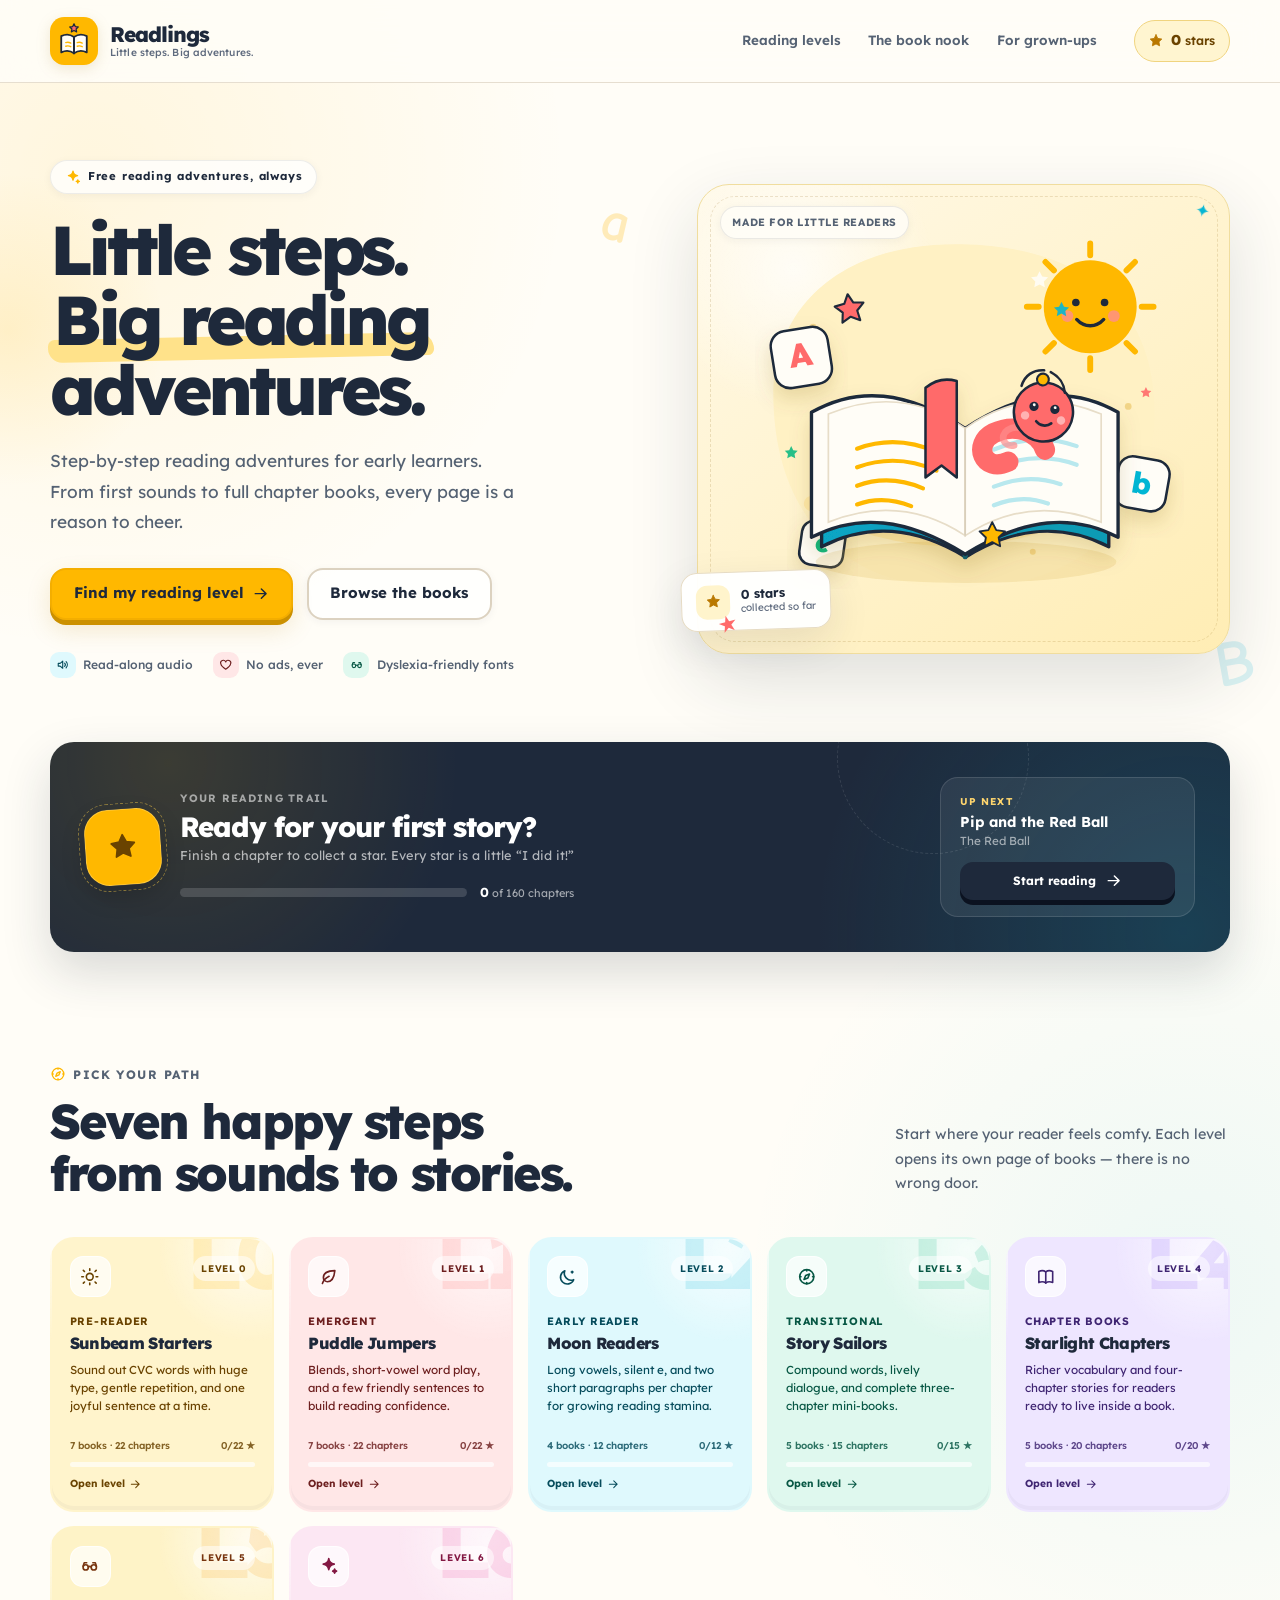
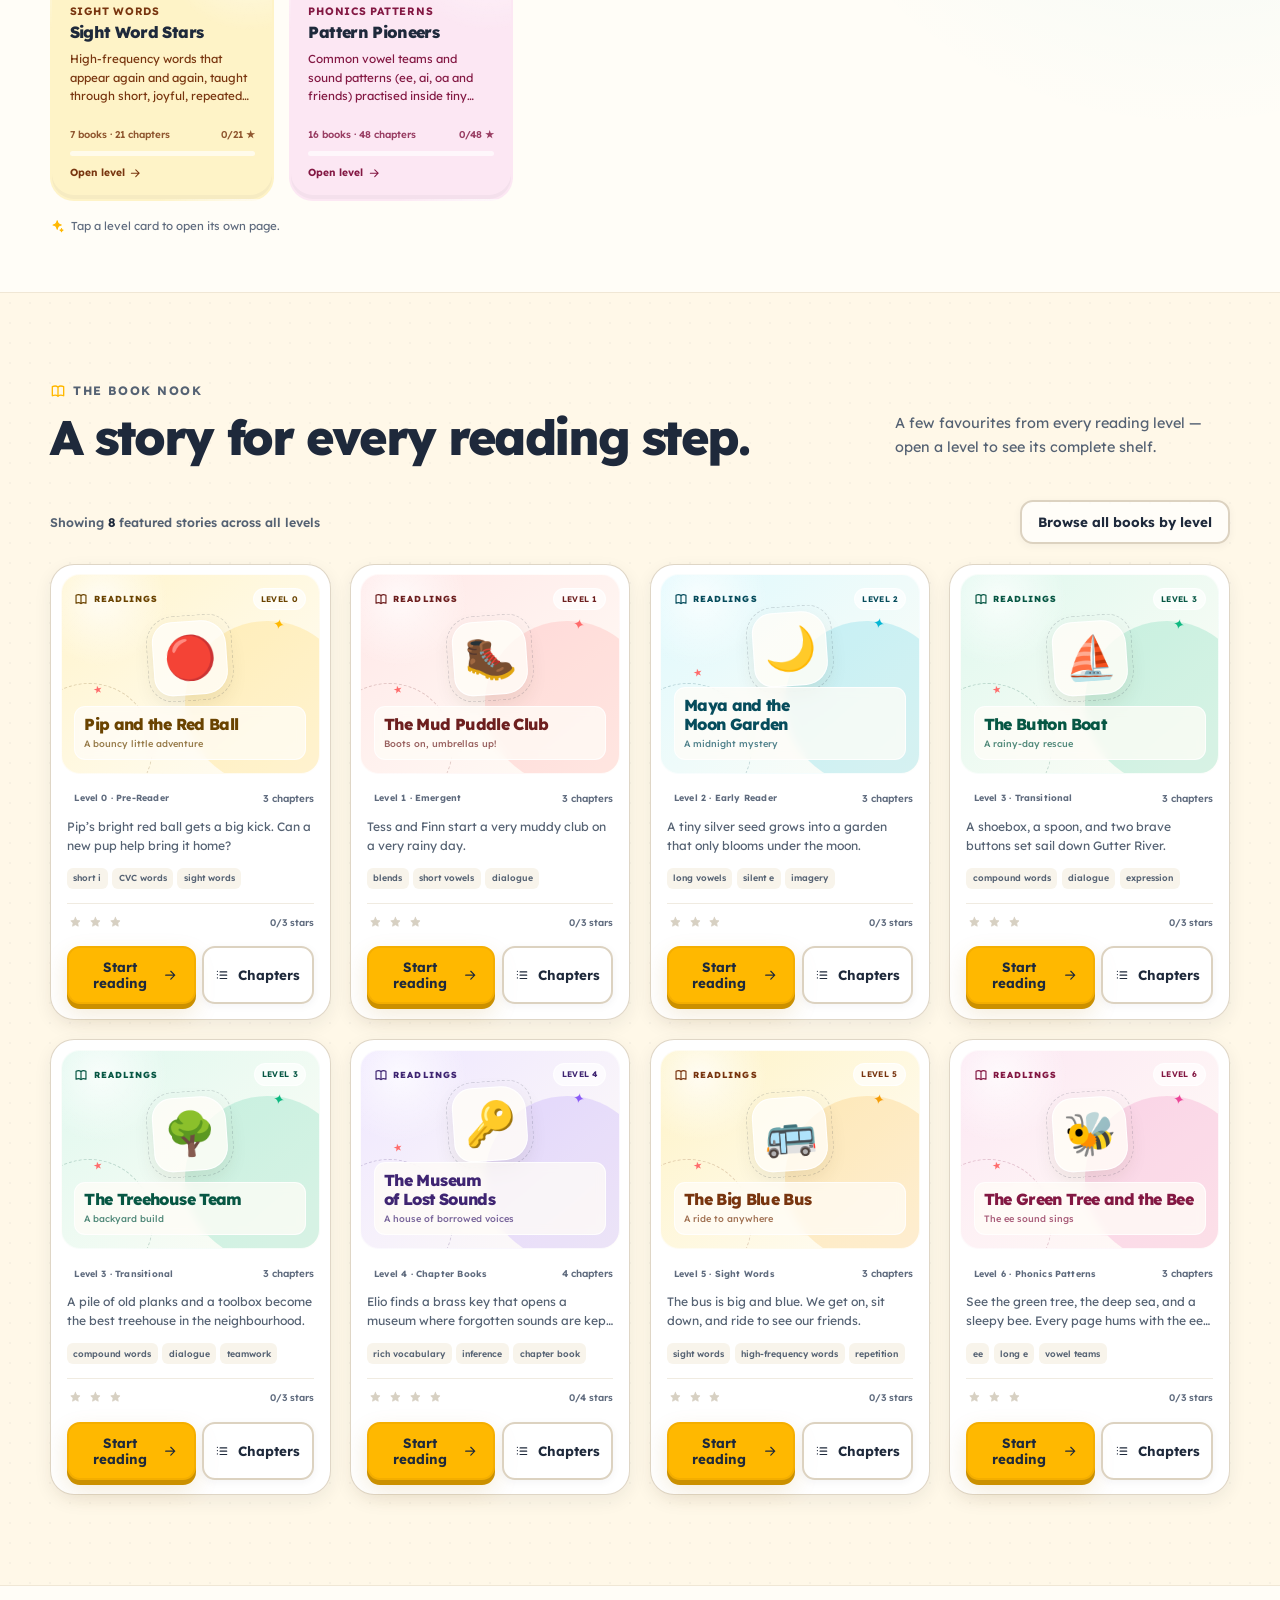
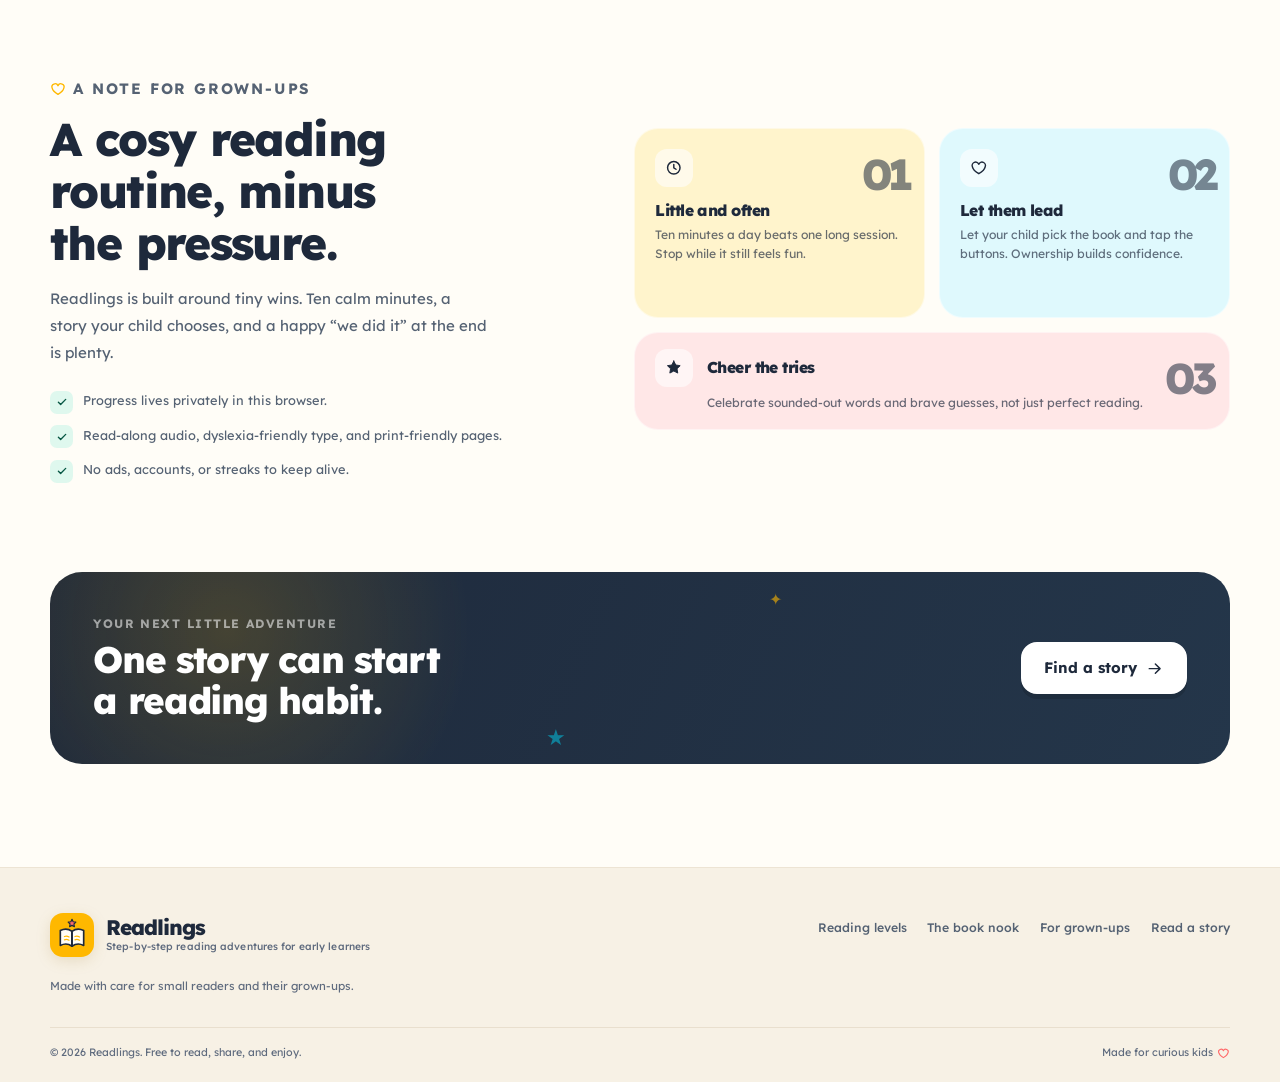
<file: index.html>
<!DOCTYPE html>
<html lang="en">
<head>
  <meta charset="UTF-8">
  <meta name="viewport" content="width=device-width, initial-scale=1">
  <title>Readlings — Step-by-step reading adventures for early learners</title>
  <meta name="description" content="Readlings is a free, playful, step-by-step reading curriculum for early learners. Explore seven reading levels, read-along audio, and cosy chapter books.">
  <meta name="theme-color" content="#FFFDF7">
  <meta property="og:title" content="Readlings — Little steps. Big reading adventures.">
  <meta property="og:description" content="A warm, chapter-by-chapter reading curriculum for early learners. Free, private, and made for little readers.">
  <meta property="og:type" content="website">
  <link rel="icon" href="assets/favicon.ico">
  <link rel="icon" href="assets/favicon-32x32.png" type="image/png" sizes="32x32">
  <link rel="icon" href="assets/favicon-16x16.png" type="image/png" sizes="16x16">
  <link rel="icon" href="assets/favicon.svg" type="image/svg+xml" sizes="any">
  <link rel="apple-touch-icon" href="assets/apple-touch-icon.png">
  <link rel="manifest" href="site.webmanifest">
  <link rel="preconnect" href="https://fonts.googleapis.com">
  <link rel="preconnect" href="https://fonts.gstatic.com" crossorigin>
  <link href="https://fonts.googleapis.com/css2?family=Comic+Neue:wght@400;700&family=Lexend:wght@400;500;600;700;800&display=swap" rel="stylesheet">
  <link rel="stylesheet" href="css/styles.css?v=20261112-1">
</head>
<body data-page="home">
  <a class="skip-link" href="#main-content">Skip to books and stories</a>

  <!-- Shared line-icon sprite. Dynamic markup in app.js uses these symbols. -->
  <svg class="icon-sprite" xmlns="http://www.w3.org/2000/svg" aria-hidden="true">
    <symbol id="icon-star" viewBox="0 0 24 24"><path d="M12 2.8l2.7 5.4 6 .9-4.3 4.2 1 5.9-5.4-2.8-5.4 2.8 1-5.9-4.3-4.2 6-.9L12 2.8Z" fill="currentColor" stroke="currentColor" stroke-width="1.3" stroke-linejoin="round"/></symbol>
    <symbol id="icon-sparkle" viewBox="0 0 24 24"><path d="M12 3.2c.6 4.2 2.6 6.2 6.8 6.8-4.2.6-6.2 2.6-6.8 6.8-.6-4.2-2.6-6.2-6.8-6.8 4.2-.6 6.2-2.6 6.8-6.8Z" fill="currentColor"/><path d="M19.2 16.2c.2 1.5.9 2.2 2.4 2.4-1.5.2-2.2.9-2.4 2.4-.2-1.5-.9-2.2-2.4-2.4 1.5-.2 2.2-.9 2.4-2.4Z" fill="currentColor"/></symbol>
    <symbol id="icon-arrow-right" viewBox="0 0 24 24"><path d="M4.5 12h15M13 5.5l6.5 6.5-6.5 6.5"/></symbol>
    <symbol id="icon-arrow-left" viewBox="0 0 24 24"><path d="M19.5 12h-15M11 5.5 4.5 12l6.5 6.5"/></symbol>
    <symbol id="icon-chevron-down" viewBox="0 0 24 24"><path d="m6.5 9 5.5 5.5L17.5 9"/></symbol>
    <symbol id="icon-play" viewBox="0 0 24 24"><path d="M8.2 5.6a1 1 0 0 1 1.5-.87l8.3 5.38a1.1 1.1 0 0 1 0 1.78l-8.3 5.38a1 1 0 0 1-1.5-.87V5.6Z" fill="currentColor" stroke="currentColor" stroke-width="1.5" stroke-linejoin="round"/></symbol>
    <symbol id="icon-pause" viewBox="0 0 24 24"><rect x="6.5" y="5" width="4" height="14" rx="1.4" fill="currentColor"/><rect x="13.5" y="5" width="4" height="14" rx="1.4" fill="currentColor"/></symbol>
    <symbol id="icon-stop" viewBox="0 0 24 24"><rect x="6" y="6" width="12" height="12" rx="2" fill="currentColor"/></symbol>
    <symbol id="icon-minus" viewBox="0 0 24 24"><path d="M5 12h14"/></symbol>
    <symbol id="icon-plus" viewBox="0 0 24 24"><path d="M12 5v14M5 12h14"/></symbol>
    <symbol id="icon-focus" viewBox="0 0 24 24"><path d="M4 8V5.5A1.5 1.5 0 0 1 5.5 4H8M16 4h2.5A1.5 1.5 0 0 1 20 5.5V8M20 16v2.5a1.5 1.5 0 0 1-1.5 1.5H16M8 20H5.5A1.5 1.5 0 0 1 4 18.5V16M3.5 12h17"/></symbol>
    <symbol id="icon-print" viewBox="0 0 24 24"><path d="M7 9V4.5h10V9M7 18H5.5A2.5 2.5 0 0 1 3 15.5v-4A2.5 2.5 0 0 1 5.5 9h13a2.5 2.5 0 0 1 2.5 2.5v4a2.5 2.5 0 0 1-2.5 2.5H17"/><rect x="7" y="14" width="10" height="6.5" rx="1"/><path d="M17.2 12.2h.1"/></symbol>
    <symbol id="icon-chapters" viewBox="0 0 24 24"><path d="M8.5 6.5h11M8.5 12h11M8.5 17.5h11"/><path d="M4 5.5h.1M4 11h.1M4 16.5h.1"/></symbol>
    <symbol id="icon-clock" viewBox="0 0 24 24"><circle cx="12" cy="12" r="8.5"/><path d="M12 7.5V12l3 2"/></symbol>
    <symbol id="icon-book-open" viewBox="0 0 24 24"><path d="M3.5 5.5c3.3-1.5 6-1.4 8.5.5 2.5-1.9 5.2-2 8.5-.5v13.6c-3.3-1.5-6-1.4-8.5.5-2.5-1.9-5.2-2-8.5-.5V5.5Z"/><path d="M12 6v13.9"/></symbol>
    <symbol id="icon-home" viewBox="0 0 24 24"><path d="m3.5 10.6 8.5-7 8.5 7M5.5 9.5v9h13v-9M9.5 18.5v-5h5v5"/></symbol>
    <symbol id="icon-sun" viewBox="0 0 24 24"><circle cx="12" cy="12" r="4.2"/><path d="M12 2.2v2M12 19.8v2M4.1 4.1l1.4 1.4M18.5 18.5l1.4 1.4M2.2 12h2M19.8 12h2M4.1 19.9l1.4-1.4M18.5 5.5l1.4-1.4"/></symbol>
    <symbol id="icon-leaf" viewBox="0 0 24 24"><path d="M19.5 4.5C12 4.7 5.4 7.3 5.4 13.1a5 5 0 0 0 5 5c5.9 0 8.4-6.6 9.1-13.6Z"/><path d="M4.2 20.2c1.5-4.2 4.3-7 8.2-8.8"/></symbol>
    <symbol id="icon-moon" viewBox="0 0 24 24"><path d="M19.3 15.6A8.4 8.4 0 0 1 8.4 4.7a8.4 8.4 0 1 0 10.9 10.9Z"/><path d="M17.4 5.2v2.1M16.3 6.2h2.2"/></symbol>
    <symbol id="icon-compass" viewBox="0 0 24 24"><circle cx="12" cy="12" r="8.7"/><path d="m15.4 8.6-2 4.8-4.8 2 2-4.8 4.8-2Z"/><path d="M12 3.5v1.4M12 19.1v1.4M3.5 12h1.4M19.1 12h1.4"/></symbol>
    <symbol id="icon-check" viewBox="0 0 24 24"><path d="m4.8 12.5 4.5 4.5L19.4 6.8"/></symbol>
    <symbol id="icon-close" viewBox="0 0 24 24"><path d="m6 6 12 12M18 6 6 18"/></symbol>
    <symbol id="icon-heart" viewBox="0 0 24 24"><path d="M12 20s-7.8-4.6-8.7-9.3A4.7 4.7 0 0 1 12 7.1a4.7 4.7 0 0 1 8.7 3.6C19.8 15.4 12 20 12 20Z"/></symbol>
    <symbol id="icon-speaker" viewBox="0 0 24 24"><path d="M4 9.5h3.4L12 5.7v12.6L7.4 14.5H4v-5Z"/><path d="M15.4 9a4.4 4.4 0 0 1 0 6M18 6.5a8 8 0 0 1 0 11"/></symbol>
    <symbol id="icon-glasses" viewBox="0 0 24 24"><circle cx="7" cy="14" r="3.2"/><circle cx="17" cy="14" r="3.2"/><path d="M10.2 13.5c1.2-.9 2.4-.9 3.6 0M3.8 12.5l1.4-4.2h3M20.2 12.5l-1.4-4.2h-3"/></symbol>
  </svg>

  <header class="site-header">
    <div class="container site-header__inner">
      <a class="brand" href="index.html">
        <img class="brand__mark" src="assets/logo-mark.svg" alt="" width="48" height="48">
        <span class="brand__copy">
          <span class="brand__name">Readlings</span>
          <span class="brand__tagline">Little steps. Big adventures.</span>
        </span>
      </a>

      <nav class="site-nav" aria-label="Main navigation">
        <a href="#levels">Reading levels</a>
        <a href="#library">The book nook</a>
        <a href="#grown-ups">For grown-ups</a>
      </nav>

      <a class="star-pill" href="#progress">
        <svg class="icon" aria-hidden="true"><use href="#icon-star"></use></svg>
        <span><strong data-completed-count>0</strong> <span class="star-pill__word">stars</span></span>
        <span class="sr-only">— view your reading progress</span>
      </a>
    </div>
  </header>

  <main id="main-content">
    <!-- Homepage hero -->
    <section class="hero" aria-labelledby="hero-title">
      <div class="hero__doodle hero__doodle--one" aria-hidden="true">a</div>
      <div class="hero__doodle hero__doodle--two" aria-hidden="true">B</div>
      <div class="container hero__grid">
        <div class="hero__copy">
          <p class="eyebrow eyebrow--pill">
            <svg class="icon" aria-hidden="true"><use href="#icon-sparkle"></use></svg>
            Free reading adventures, always
          </p>
          <h1 id="hero-title">Little steps.<br><span class="marker-highlight">Big reading</span> adventures.</h1>
          <p class="hero__lead">Step-by-step reading adventures for early learners. From first sounds to full chapter books, every page is a reason to cheer.</p>
          <div class="hero__actions">
            <a class="btn btn--primary" href="#levels">
              Find my reading level
              <svg class="icon" aria-hidden="true"><use href="#icon-arrow-right"></use></svg>
            </a>
            <a class="btn btn--ghost" href="#library">Browse the books</a>
          </div>
          <ul class="hero__trust" aria-label="What makes Readlings special">
            <li><span class="trust-dot trust-dot--teal"><svg class="icon" aria-hidden="true"><use href="#icon-speaker"></use></svg></span>Read-along audio</li>
            <li><span class="trust-dot trust-dot--pink"><svg class="icon" aria-hidden="true"><use href="#icon-heart"></use></svg></span>No ads, ever</li>
            <li><span class="trust-dot trust-dot--green"><svg class="icon" aria-hidden="true"><use href="#icon-glasses"></use></svg></span>Dyslexia-friendly fonts</li>
          </ul>
        </div>

        <div class="hero__visual">
          <div class="hero-art-card">
            <span class="hero-art-card__pill">Made for little readers</span>
            <svg class="hero-illustration" viewBox="0 0 560 486" role="img" aria-label="A cheerful bookworm reading an open book beneath a smiling sun, surrounded by floating letters and stars.">
              <defs>
                <linearGradient id="bookCover" x1="0" y1="0" x2="1" y2="1">
                  <stop offset="0" stop-color="#06B6D4"/>
                  <stop offset="1" stop-color="#0891B2"/>
                </linearGradient>
                <filter id="softShadow" x="-20%" y="-20%" width="140%" height="160%">
                  <feDropShadow dx="0" dy="12" stdDeviation="12" flood-color="#7C5B16" flood-opacity=".18"/>
                </filter>
              </defs>

              <path d="M55 225C51 107 141 34 278 37c149 3 232 78 228 207-4 125-98 205-241 200C128 439 59 349 55 225Z" fill="#FFF1C4"/>
              <path d="M100 344c68 34 131 47 206 39 56-6 108-27 149-59" fill="none" stroke="#FFE39A" stroke-width="18" stroke-linecap="round" opacity=".65"/>

              <g opacity=".5" fill="#E7BB4D">
                <circle cx="102" cy="135" r="4"/><circle cx="475" cy="229" r="4"/><circle cx="120" cy="307" r="3"/><circle cx="451" cy="75" r="3"/><circle cx="362" cy="401" r="3.5"/>
              </g>

              <g class="art-float art-float--sun" transform="translate(430 111)">
                <circle r="55" fill="#FFB800"/>
                <g stroke="#FFB800" stroke-width="7" stroke-linecap="round">
                  <path d="M0-75v14M0 61v14M-75 0h14M61 0h14M-53-53l10 10M43 43l10 10M-53 53l10-10M43-43l10-10"/>
                </g>
                <circle cx="-17" cy="-5" r="4.5" fill="#1E293B"/>
                <circle cx="17" cy="-5" r="4.5" fill="#1E293B"/>
                <path d="M-16 15c9 10 23 10 32 0" fill="none" stroke="#1E293B" stroke-width="4" stroke-linecap="round"/>
                <circle cx="-27" cy="11" r="7" fill="#FF8D8D" opacity=".8"/>
                <circle cx="28" cy="11" r="7" fill="#FF8D8D" opacity=".8"/>
              </g>

              <g class="art-float art-float--one" filter="url(#softShadow)">
                <rect x="54" y="137" width="68" height="68" rx="18" fill="#FFFDF7" stroke="#1E293B" stroke-width="3" transform="rotate(-9 88 171)"/>
                <text x="88" y="182" text-anchor="middle" font-family="Lexend, sans-serif" font-size="39" font-weight="800" fill="#FF6B6B" transform="rotate(-9 88 171)">A</text>
              </g>
              <g class="art-float art-float--two" filter="url(#softShadow)">
                <rect x="461" y="290" width="61" height="61" rx="17" fill="#FFFDF7" stroke="#1E293B" stroke-width="3" transform="rotate(10 491 320)"/>
                <text x="491" y="332" text-anchor="middle" font-family="Lexend, sans-serif" font-size="35" font-weight="800" fill="#06B6D4" transform="rotate(10 491 320)">b</text>
              </g>
              <g class="art-float art-float--three" filter="url(#softShadow)">
                <rect x="87" y="366" width="52" height="52" rx="14" fill="#FFFDF7" stroke="#1E293B" stroke-width="3" transform="rotate(8 113 392)"/>
                <text x="113" y="401" text-anchor="middle" font-family="Lexend, sans-serif" font-size="30" font-weight="800" fill="#10B981" transform="rotate(8 113 392)">c</text>
              </g>

              <g class="art-float art-float--star">
                <path d="M145 96l5.4 10.7 11.8 1.7-8.6 8.3 2 11.8-10.6-5.6-10.7 5.6 2-11.8-8.5-8.3 11.7-1.7L145 96Z" fill="#FF6B6B" stroke="#1E293B" stroke-width="2.5" stroke-linejoin="round" transform="rotate(-8 145 112)"/>
              </g>
              <path d="M370 69l3.2 6.3 7 .9-5.1 4.9 1.2 6.9-6.3-3.3-6.2 3.3 1.2-6.9-5-4.9 7-.9 3-6.3Z" fill="#FFFDF7" opacity=".9"/>

              <ellipse cx="283" cy="413" rx="178" ry="25" fill="#D7AE4A" opacity=".2"/>

              <g filter="url(#softShadow)">
                <path d="M112 246c51-27 105-23 170 16v145c-60-36-115-40-170-12V246Z" fill="url(#bookCover)" stroke="#1E293B" stroke-width="4" stroke-linejoin="round"/>
                <path d="M452 246c-51-27-105-23-169 16v145c59-36 114-40 169-12V246Z" fill="#0E9BB5" stroke="#1E293B" stroke-width="4" stroke-linejoin="round"/>
                <path d="M282 262v145" stroke="#155E6B" stroke-width="6" stroke-linecap="round"/>
                <path d="M100 236c55-31 112-26 182 19 69-45 127-50 181-19v148c-53-28-110-24-181 20-70-44-128-48-182-20V236Z" fill="#FFFDF7" stroke="#1E293B" stroke-width="4" stroke-linejoin="round"/>
                <path d="M282 255c-51-36-104-41-162-17v128c58-23 112-17 162 16V255Z" fill="#FFFDF7" stroke="#E7DDC8" stroke-width="2"/>
                <path d="M282 255c50-36 103-41 161-17v128c-58-23-111-17-161 16V255Z" fill="#FFFDF7" stroke="#E7DDC8" stroke-width="2"/>
                <path d="M282 255v127" stroke="#D9CFBB" stroke-width="2"/>
                <path d="M154 279c33-12 63-10 94 4M154 301c33-12 63-10 94 4M154 323c27-10 52-8 78 3M154 345c22-8 44-6 64 2" fill="none" stroke="#FFB800" stroke-width="5" stroke-linecap="round"/>
                <path d="M316 280c33-14 65-16 98-4M316 302c33-14 65-16 98-4M316 324c27-11 53-12 79-3M316 346c22-9 43-10 64-2" fill="none" stroke="#B8E8EE" stroke-width="5" stroke-linecap="round"/>
                <path d="M314 366l4.8 9.4 10.4 1.5-7.6 7.3 1.8 10.3-9.4-4.9-9.3 4.9 1.8-10.3-7.5-7.3 10.4-1.5L314 366Z" fill="#FFB800" stroke="#1E293B" stroke-width="2.2" stroke-linejoin="round"/>
                <path d="M235 207v106l19-14 18 14V199c-14-4-26-1-37 8Z" fill="#FF6B6B" stroke="#1E293B" stroke-width="3" stroke-linejoin="round"/>
              </g>

              <g class="art-float art-float--worm" transform="translate(373 197) rotate(8)">
                <path d="M-26 102c-28 18-45-15-22-31 24-16 53-9 63 11" fill="none" stroke="#FF6B6B" stroke-width="24" stroke-linecap="round"/>
                <path d="M-22 82c-12 4-19-9-10-17 9-8 22-5 27 3" fill="none" stroke="#FF8D8D" stroke-width="8" stroke-linecap="round" opacity=".7"/>
                <circle cx="7" cy="38" r="35" fill="#FF6B6B" stroke="#1E293B" stroke-width="3"/>
                <circle cx="-5" cy="33" r="5.5" fill="#1E293B"/>
                <circle cx="20" cy="33" r="5.5" fill="#1E293B"/>
                <circle cx="-5" cy="31" r="1.7" fill="#FFFDF7"/>
                <circle cx="20" cy="31" r="1.7" fill="#FFFDF7"/>
                <path d="M0 50c5 5 13 5 18 0" fill="none" stroke="#1E293B" stroke-width="3.2" stroke-linecap="round"/>
                <circle cx="-14" cy="45" r="5" fill="#FFB2B2"/>
                <circle cx="29" cy="45" r="5" fill="#FFB2B2"/>
                <path d="M-23 11c2-13 11-21 24-22" fill="none" stroke="#1E293B" stroke-width="3" stroke-linecap="round"/>
                <path d="M29 12c-3-12-9-18-20-22" fill="none" stroke="#1E293B" stroke-width="3" stroke-linecap="round"/>
                <circle cx="1" cy="0" r="7" fill="#FFB800" stroke="#1E293B" stroke-width="2.5"/>
              </g>

              <g opacity=".9">
                <path d="M396 105l3 6 6 .8-4.5 4.3 1.1 6-5.6-3-5.6 3 1.1-6-4.4-4.3 6-.8 3-6Z" fill="#06B6D4"/>
                <path d="M76 276l2.4 4.8 5.3.8-3.8 3.7.9 5.2-4.8-2.5-4.7 2.5.9-5.2-3.8-3.7 5.3-.8 2.3-4.8Z" fill="#10B981"/>
                <path d="M496 206l2 4 4.4.7-3.2 3.1.8 4.4-4-2.1-4 2.1.8-4.4-3.2-3.1 4.4-.7 2-4Z" fill="#FF6B6B"/>
              </g>
            </svg>

            <div class="hero-art-stat" aria-hidden="true">
              <span class="hero-art-stat__icon"><svg class="icon"><use href="#icon-star"></use></svg></span>
              <span><strong><span data-completed-count>0</span> stars</strong><small>collected so far</small></span>
            </div>
            <span class="hero-scribble hero-scribble--left" aria-hidden="true">★</span>
            <span class="hero-scribble hero-scribble--right" aria-hidden="true">✦</span>
          </div>
        </div>
      </div>
    </section>

    <!-- Personal progress trail -->
    <section class="trail-section" id="progress" aria-labelledby="trail-title">
      <div class="container">
        <div class="trail-card">
          <div class="trail-card__main">
            <div class="trail-badge" aria-hidden="true">
              <svg class="icon"><use href="#icon-star"></use></svg>
              <span class="trail-badge__ring"></span>
            </div>
            <div class="trail-card__copy">
              <p class="eyebrow">Your reading trail</p>
              <h2 id="trail-title">Ready for your first story?</h2>
              <p id="trail-copy">Finish a chapter to collect a star. Every star is a little “I did it!”</p>
              <div class="trail-progress">
                <div class="trail-progress__track" role="progressbar" aria-labelledby="trail-title" aria-valuemin="0" aria-valuemax="160" aria-valuenow="0" id="trail-progressbar">
                  <span class="trail-progress__fill" id="trail-progress-fill"></span>
                </div>
                <span class="trail-progress__label"><strong data-completed-count>0</strong> of <span data-total-chapters>160</span> chapters</span>
              </div>
            </div>
          </div>
          <div class="trail-next">
            <span class="trail-next__eyebrow">Up next</span>
            <strong class="trail-next__book" id="trail-next-book">Pip and the Red Ball</strong>
            <span class="trail-next__chapter" id="trail-next-chapter">The Red Ball</span>
            <a class="btn btn--ink btn--small" id="trail-continue" href="reader.html?book=pip-and-the-red-ball&amp;chapter=the-red-ball">
              Start reading
              <svg class="icon" aria-hidden="true"><use href="#icon-arrow-right"></use></svg>
            </a>
          </div>
        </div>
      </div>
    </section>

    <!-- Reading level selector -->
    <section class="section levels-section" id="levels" aria-labelledby="levels-title">
      <div class="container">
        <div class="section-heading section-heading--split">
          <div>
            <p class="eyebrow"><svg class="icon" aria-hidden="true"><use href="#icon-compass"></use></svg> Pick your path</p>
            <h2 id="levels-title">Seven happy steps from sounds to stories.</h2>
          </div>
          <p class="section-heading__note">Start where your reader feels comfy. Each level opens its own page of books — there is no wrong door.</p>
        </div>
        <div class="level-grid" id="level-grid" aria-label="Choose a reading level"></div>
        <p class="filter-hint" id="filter-hint"><svg class="icon" aria-hidden="true"><use href="#icon-sparkle"></use></svg> Tap a level card to open its own page.</p>
      </div>
    </section>

    <!-- Book catalogue -->
    <section class="section library-section" id="library" aria-labelledby="library-title">
      <div class="container">
        <div class="section-heading section-heading--split">
          <div>
            <p class="eyebrow"><svg class="icon" aria-hidden="true"><use href="#icon-book-open"></use></svg> The book nook</p>
            <h2 id="library-title">A story for every reading step.</h2>
          </div>
          <p class="section-heading__note">A few favourites from every reading level — open a level to see its complete shelf.</p>
        </div>
        <div class="catalog-bar">
          <p class="catalog-status" id="catalog-status" aria-live="polite">Showing 8 featured stories across all levels</p>
          <a class="btn btn--ghost btn--small" href="#levels">Browse all books by level</a>
        </div>
        <div class="book-grid" id="book-grid"></div>
      </div>
    </section>

    <!-- Grown-up guidance -->
    <section class="section grownups-section" id="grown-ups" aria-labelledby="grownups-title">
      <div class="container grownups-grid">
        <div class="grownups-copy">
          <p class="eyebrow eyebrow--dark"><svg class="icon" aria-hidden="true"><use href="#icon-heart"></use></svg> A note for grown-ups</p>
          <h2 id="grownups-title">A cosy reading routine, minus the pressure.</h2>
          <p>Readlings is built around tiny wins. Ten calm minutes, a story your child chooses, and a happy “we did it” at the end is plenty.</p>
          <ul class="grownups-list">
            <li><span><svg class="icon" aria-hidden="true"><use href="#icon-check"></use></svg></span>Progress lives privately in this browser.</li>
            <li><span><svg class="icon" aria-hidden="true"><use href="#icon-check"></use></svg></span>Read-along audio, dyslexia-friendly type, and print-friendly pages.</li>
            <li><span><svg class="icon" aria-hidden="true"><use href="#icon-check"></use></svg></span>No ads, accounts, or streaks to keep alive.</li>
          </ul>
        </div>
        <div class="grownups-cards">
          <article class="tip-card tip-card--yellow">
            <span class="tip-card__number">01</span>
            <span class="tip-card__icon"><svg class="icon" aria-hidden="true"><use href="#icon-clock"></use></svg></span>
            <h3>Little and often</h3>
            <p>Ten minutes a day beats one long session. Stop while it still feels fun.</p>
          </article>
          <article class="tip-card tip-card--teal">
            <span class="tip-card__number">02</span>
            <span class="tip-card__icon"><svg class="icon" aria-hidden="true"><use href="#icon-heart"></use></svg></span>
            <h3>Let them lead</h3>
            <p>Let your child pick the book and tap the buttons. Ownership builds confidence.</p>
          </article>
          <article class="tip-card tip-card--pink">
            <span class="tip-card__number">03</span>
            <span class="tip-card__icon"><svg class="icon" aria-hidden="true"><use href="#icon-star"></use></svg></span>
            <h3>Cheer the tries</h3>
            <p>Celebrate sounded-out words and brave guesses, not just perfect reading.</p>
          </article>
        </div>
      </div>
    </section>

    <section class="closing-cta">
      <div class="container">
        <div class="closing-cta__inner">
          <span class="closing-cta__sparkle closing-cta__sparkle--one" aria-hidden="true">✦</span>
          <span class="closing-cta__sparkle closing-cta__sparkle--two" aria-hidden="true">★</span>
          <div>
            <p class="eyebrow eyebrow--dark">Your next little adventure</p>
            <h2>One story can start a reading habit.</h2>
          </div>
          <a class="btn btn--light" href="#library">
            Find a story
            <svg class="icon" aria-hidden="true"><use href="#icon-arrow-right"></use></svg>
          </a>
        </div>
      </div>
    </section>
  </main>

  <footer class="site-footer">
    <div class="container site-footer__main">
      <div>
        <a class="brand brand--footer" href="index.html">
          <img class="brand__mark" src="assets/logo-mark.svg" alt="" width="44" height="44">
          <span class="brand__copy">
            <span class="brand__name">Readlings</span>
            <span class="brand__tagline">Step-by-step reading adventures for early learners</span>
          </span>
        </a>
        <p class="site-footer__note">Made with care for small readers and their grown-ups.</p>
      </div>
      <nav class="footer-nav" aria-label="Footer navigation">
        <a href="#levels">Reading levels</a>
        <a href="#library">The book nook</a>
        <a href="#grown-ups">For grown-ups</a>
        <a href="reader.html?book=pip-and-the-red-ball&amp;chapter=the-red-ball">Read a story</a>
      </nav>
    </div>
    <div class="container site-footer__bottom">
      <span>© <span data-current-year>2026</span> Readlings. Free to read, share, and enjoy.</span>
      <span class="site-footer__made">Made for curious kids <svg class="icon" aria-hidden="true"><use href="#icon-heart"></use></svg></span>
    </div>
  </footer>

  <!-- Chapter navigator dialog (filled by app.js) -->
  <dialog class="book-dialog" id="book-dialog" aria-labelledby="book-dialog-title">
    <div class="book-dialog__panel">
      <button class="modal-close" id="book-dialog-close" type="button" aria-label="Close chapter list">
        <svg class="icon" aria-hidden="true"><use href="#icon-close"></use></svg>
      </button>
      <div id="book-dialog-content"></div>
    </div>
  </dialog>

  <div class="toast" id="toast" role="status" aria-live="polite" aria-atomic="true"></div>
  <noscript>
    <div class="noscript-banner">Readlings needs JavaScript switched on to show the stories and save reading progress.</div>
  </noscript>

  <script src="data/curriculum.js?v=20261111-4"></script>
  <script src="js/audio.js?v=20261101-3"></script>
  <script src="js/app.js?v=20261111-5"></script>
</body>
</html>
</file>
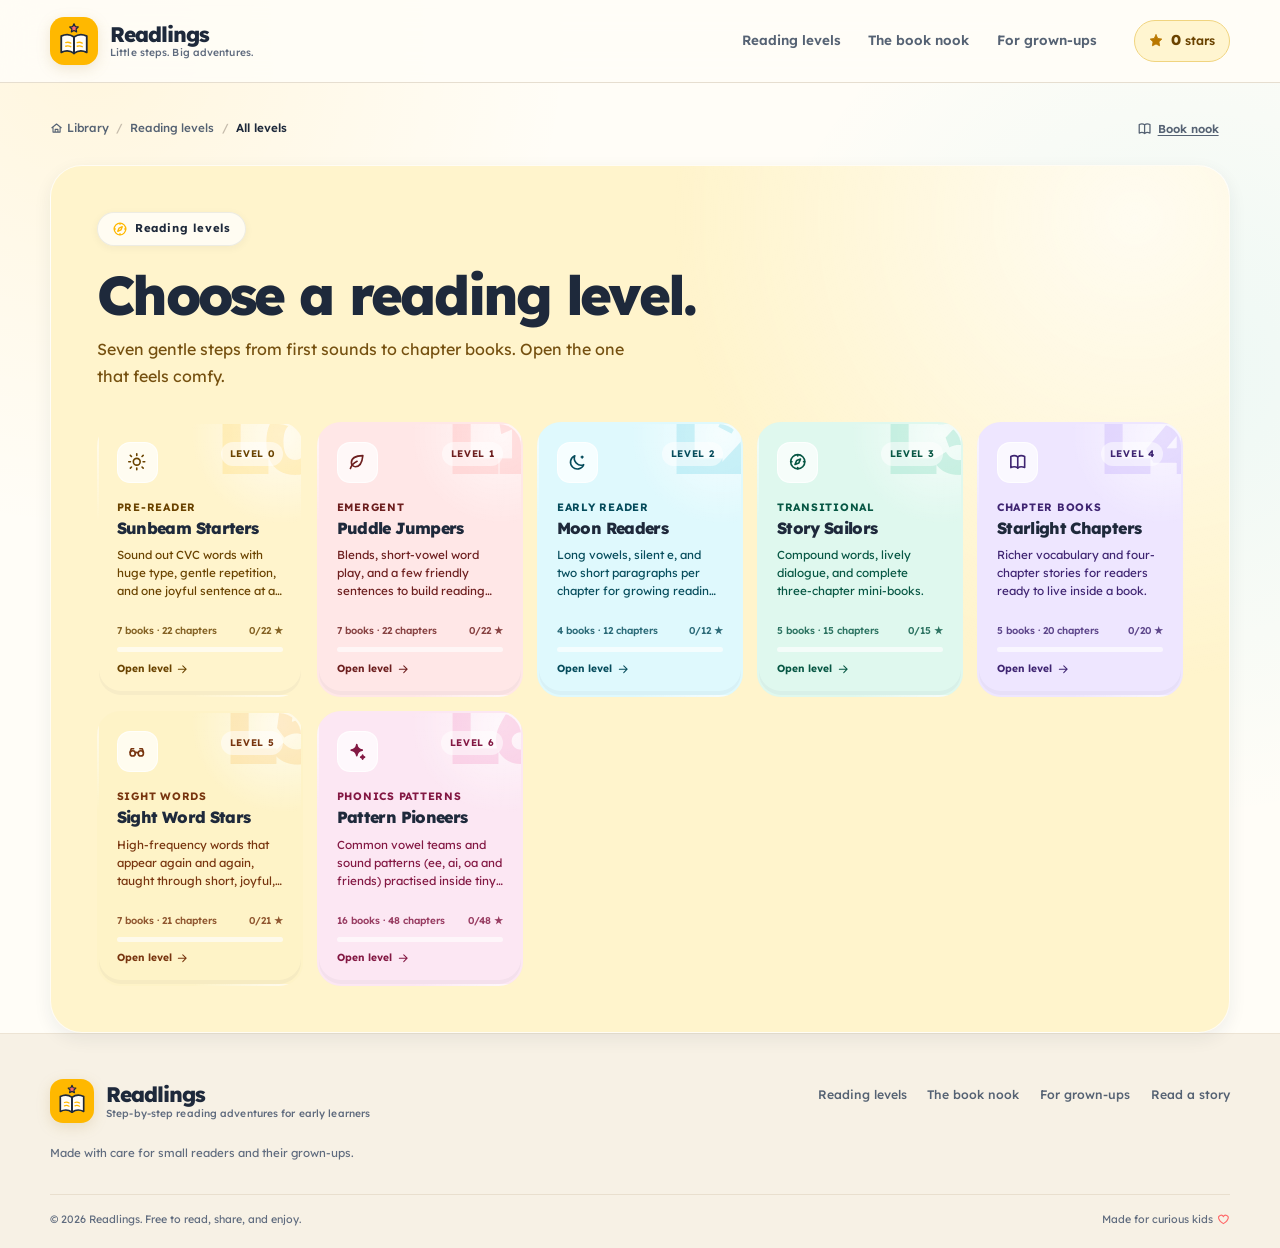
<file: level.html>
<!DOCTYPE html>
<html lang="en">
<head>
  <meta charset="UTF-8">
  <meta name="viewport" content="width=device-width, initial-scale=1">
  <title>Reading level — Readlings</title>
  <meta name="description" content="Explore every Readlings book at one reading level, from first CVC words to short chapter books.">
  <meta name="theme-color" content="#FFFDF7">
  <meta property="og:title" content="A reading level — Readlings">
  <meta property="og:description" content="Every story at this reading step, in one cosy place.">
  <meta property="og:type" content="website">
  <link rel="icon" href="assets/favicon.ico">
  <link rel="icon" href="assets/favicon-32x32.png" type="image/png" sizes="32x32">
  <link rel="icon" href="assets/favicon-16x16.png" type="image/png" sizes="16x16">
  <link rel="icon" href="assets/favicon.svg" type="image/svg+xml" sizes="any">
  <link rel="apple-touch-icon" href="assets/apple-touch-icon.png">
  <link rel="manifest" href="site.webmanifest">
  <link rel="preconnect" href="https://fonts.googleapis.com">
  <link rel="preconnect" href="https://fonts.gstatic.com" crossorigin>
  <link href="https://fonts.googleapis.com/css2?family=Comic+Neue:wght@400;700&family=Lexend:wght@400;500;600;700;800&display=swap" rel="stylesheet">
  <link rel="stylesheet" href="css/styles.css?v=20261112-1">
</head>
<body data-page="level">
  <a class="skip-link" href="#main-content">Skip to this level's books</a>

  <!-- Shared line-icon sprite. Dynamic markup in app.js uses these symbols. -->
  <svg class="icon-sprite" xmlns="http://www.w3.org/2000/svg" aria-hidden="true">
    <symbol id="icon-star" viewBox="0 0 24 24"><path d="M12 2.8l2.7 5.4 6 .9-4.3 4.2 1 5.9-5.4-2.8-5.4 2.8 1-5.9-4.3-4.2 6-.9L12 2.8Z" fill="currentColor" stroke="currentColor" stroke-width="1.3" stroke-linejoin="round"/></symbol>
    <symbol id="icon-sparkle" viewBox="0 0 24 24"><path d="M12 3.2c.6 4.2 2.6 6.2 6.8 6.8-4.2.6-6.2 2.6-6.8 6.8-.6-4.2-2.6-6.2-6.8-6.8 4.2-.6 6.2-2.6 6.8-6.8Z" fill="currentColor"/><path d="M19.2 16.2c.2 1.5.9 2.2 2.4 2.4-1.5.2-2.2.9-2.4 2.4-.2-1.5-.9-2.2-2.4-2.4 1.5-.2 2.2-.9 2.4-2.4Z" fill="currentColor"/></symbol>
    <symbol id="icon-arrow-right" viewBox="0 0 24 24"><path d="M4.5 12h15M13 5.5l6.5 6.5-6.5 6.5"/></symbol>
    <symbol id="icon-arrow-left" viewBox="0 0 24 24"><path d="M19.5 12h-15M11 5.5 4.5 12l6.5 6.5"/></symbol>
    <symbol id="icon-chevron-down" viewBox="0 0 24 24"><path d="m6.5 9 5.5 5.5L17.5 9"/></symbol>
    <symbol id="icon-play" viewBox="0 0 24 24"><path d="M8.2 5.6a1 1 0 0 1 1.5-.87l8.3 5.38a1.1 1.1 0 0 1 0 1.78l-8.3 5.38a1 1 0 0 1-1.5-.87V5.6Z" fill="currentColor" stroke="currentColor" stroke-width="1.5" stroke-linejoin="round"/></symbol>
    <symbol id="icon-pause" viewBox="0 0 24 24"><rect x="6.5" y="5" width="4" height="14" rx="1.4" fill="currentColor"/><rect x="13.5" y="5" width="4" height="14" rx="1.4" fill="currentColor"/></symbol>
    <symbol id="icon-stop" viewBox="0 0 24 24"><rect x="6" y="6" width="12" height="12" rx="2" fill="currentColor"/></symbol>
    <symbol id="icon-minus" viewBox="0 0 24 24"><path d="M5 12h14"/></symbol>
    <symbol id="icon-plus" viewBox="0 0 24 24"><path d="M12 5v14M5 12h14"/></symbol>
    <symbol id="icon-focus" viewBox="0 0 24 24"><path d="M4 8V5.5A1.5 1.5 0 0 1 5.5 4H8M16 4h2.5A1.5 1.5 0 0 1 20 5.5V8M20 16v2.5a1.5 1.5 0 0 1-1.5 1.5H16M8 20H5.5A1.5 1.5 0 0 1 4 18.5V16M3.5 12h17"/></symbol>
    <symbol id="icon-print" viewBox="0 0 24 24"><path d="M7 9V4.5h10V9M7 18H5.5A2.5 2.5 0 0 1 3 15.5v-4A2.5 2.5 0 0 1 5.5 9h13a2.5 2.5 0 0 1 2.5 2.5v4a2.5 2.5 0 0 1-2.5 2.5H17"/><rect x="7" y="14" width="10" height="6.5" rx="1"/><path d="M17.2 12.2h.1"/></symbol>
    <symbol id="icon-chapters" viewBox="0 0 24 24"><path d="M8.5 6.5h11M8.5 12h11M8.5 17.5h11"/><path d="M4 5.5h.1M4 11h.1M4 16.5h.1"/></symbol>
    <symbol id="icon-clock" viewBox="0 0 24 24"><circle cx="12" cy="12" r="8.5"/><path d="M12 7.5V12l3 2"/></symbol>
    <symbol id="icon-book-open" viewBox="0 0 24 24"><path d="M3.5 5.5c3.3-1.5 6-1.4 8.5.5 2.5-1.9 5.2-2 8.5-.5v13.6c-3.3-1.5-6-1.4-8.5.5-2.5-1.9-5.2-2-8.5-.5V5.5Z"/><path d="M12 6v13.9"/></symbol>
    <symbol id="icon-home" viewBox="0 0 24 24"><path d="m3.5 10.6 8.5-7 8.5 7M5.5 9.5v9h13v-9M9.5 18.5v-5h5v5"/></symbol>
    <symbol id="icon-sun" viewBox="0 0 24 24"><circle cx="12" cy="12" r="4.2"/><path d="M12 2.2v2M12 19.8v2M4.1 4.1l1.4 1.4M18.5 18.5l1.4 1.4M2.2 12h2M19.8 12h2M4.1 19.9l1.4-1.4M18.5 5.5l1.4-1.4"/></symbol>
    <symbol id="icon-leaf" viewBox="0 0 24 24"><path d="M19.5 4.5C12 4.7 5.4 7.3 5.4 13.1a5 5 0 0 0 5 5c5.9 0 8.4-6.6 9.1-13.6Z"/><path d="M4.2 20.2c1.5-4.2 4.3-7 8.2-8.8"/></symbol>
    <symbol id="icon-moon" viewBox="0 0 24 24"><path d="M19.3 15.6A8.4 8.4 0 0 1 8.4 4.7a8.4 8.4 0 1 0 10.9 10.9Z"/><path d="M17.4 5.2v2.1M16.3 6.2h2.2"/></symbol>
    <symbol id="icon-compass" viewBox="0 0 24 24"><circle cx="12" cy="12" r="8.7"/><path d="m15.4 8.6-2 4.8-4.8 2 2-4.8 4.8-2Z"/><path d="M12 3.5v1.4M12 19.1v1.4M3.5 12h1.4M19.1 12h1.4"/></symbol>
    <symbol id="icon-check" viewBox="0 0 24 24"><path d="m4.8 12.5 4.5 4.5L19.4 6.8"/></symbol>
    <symbol id="icon-close" viewBox="0 0 24 24"><path d="m6 6 12 12M18 6 6 18"/></symbol>
    <symbol id="icon-heart" viewBox="0 0 24 24"><path d="M12 20s-7.8-4.6-8.7-9.3A4.7 4.7 0 0 1 12 7.1a4.7 4.7 0 0 1 8.7 3.6C19.8 15.4 12 20 12 20Z"/></symbol>
    <symbol id="icon-speaker" viewBox="0 0 24 24"><path d="M4 9.5h3.4L12 5.7v12.6L7.4 14.5H4v-5Z"/><path d="M15.4 9a4.4 4.4 0 0 1 0 6M18 6.5a8 8 0 0 1 0 11"/></symbol>
    <symbol id="icon-glasses" viewBox="0 0 24 24"><circle cx="7" cy="14" r="3.2"/><circle cx="17" cy="14" r="3.2"/><path d="M10.2 13.5c1.2-.9 2.4-.9 3.6 0M3.8 12.5l1.4-4.2h3M20.2 12.5l-1.4-4.2h-3"/></symbol>
  </svg>

  <header class="site-header">
    <div class="container site-header__inner">
      <a class="brand" href="index.html">
        <img class="brand__mark" src="assets/logo-mark.svg" alt="" width="48" height="48">
        <span class="brand__copy">
          <span class="brand__name">Readlings</span>
          <span class="brand__tagline">Little steps. Big adventures.</span>
        </span>
      </a>

      <nav class="site-nav" aria-label="Main navigation">
        <a href="index.html#levels" aria-current="page">Reading levels</a>
        <a href="index.html#library">The book nook</a>
        <a href="index.html#grown-ups">For grown-ups</a>
      </nav>

      <a class="star-pill" href="index.html#progress">
        <svg class="icon" aria-hidden="true"><use href="#icon-star"></use></svg>
        <span><strong data-completed-count>0</strong> <span class="star-pill__word">stars</span></span>
        <span class="sr-only">— view your reading progress</span>
      </a>
    </div>
  </header>

  <main id="main-content">
    <div class="container level-topline">
      <nav class="breadcrumbs" aria-label="Breadcrumb">
        <a href="index.html">
          <svg class="icon" aria-hidden="true"><use href="#icon-home"></use></svg>
          Library
        </a>
        <span class="breadcrumbs__divider" aria-hidden="true">/</span>
        <a href="index.html#levels">Reading levels</a>
        <span class="breadcrumbs__divider" aria-hidden="true">/</span>
        <span aria-current="page" id="breadcrumb-level">Level</span>
      </nav>
      <a class="tool-btn tool-btn--compact" href="index.html#library">
        <svg class="icon" aria-hidden="true"><use href="#icon-book-open"></use></svg>
        <span>Book nook</span>
      </a>
    </div>

    <div class="container">
      <section class="level-hero" id="level-hero" aria-labelledby="level-title">
        <div class="level-hero__grid">
          <div class="level-hero__copy">
            <p class="eyebrow eyebrow--pill">Open a reading level</p>
            <h1 id="level-title">Finding your level…</h1>
          </div>
        </div>
      </section>
    </div>

    <section class="section level-books-section" id="level-books" aria-labelledby="level-books-title">
      <div class="container">
        <div class="section-heading section-heading--split">
          <div>
            <p class="eyebrow"><svg class="icon" aria-hidden="true"><use href="#icon-book-open"></use></svg> The book nook</p>
            <h2 id="level-books-title">Books at this level.</h2>
          </div>
          <p class="section-heading__note">Every book below sits at this reading step. Pick one and start with any chapter.</p>
        </div>
        <div class="catalog-bar">
          <p class="catalog-status" id="level-catalog-status" aria-live="polite"></p>
        </div>
        <div class="book-grid" id="level-book-grid"></div>
      </div>
    </section>

    <nav class="container level-pager" id="level-pager" aria-label="Move between reading levels"></nav>
  </main>

  <footer class="site-footer">
    <div class="container site-footer__main">
      <div>
        <a class="brand brand--footer" href="index.html">
          <img class="brand__mark" src="assets/logo-mark.svg" alt="" width="44" height="44">
          <span class="brand__copy">
            <span class="brand__name">Readlings</span>
            <span class="brand__tagline">Step-by-step reading adventures for early learners</span>
          </span>
        </a>
        <p class="site-footer__note">Made with care for small readers and their grown-ups.</p>
      </div>
      <nav class="footer-nav" aria-label="Footer navigation">
        <a href="index.html#levels">Reading levels</a>
        <a href="index.html#library">The book nook</a>
        <a href="index.html#grown-ups">For grown-ups</a>
        <a href="reader.html?book=pip-and-the-red-ball&amp;chapter=the-red-ball">Read a story</a>
      </nav>
    </div>
    <div class="container site-footer__bottom">
      <span>© <span data-current-year>2026</span> Readlings. Free to read, share, and enjoy.</span>
      <span class="site-footer__made">Made for curious kids <svg class="icon" aria-hidden="true"><use href="#icon-heart"></use></svg></span>
    </div>
  </footer>

  <!-- Chapter navigator dialog (filled by app.js) -->
  <dialog class="book-dialog" id="book-dialog" aria-labelledby="book-dialog-title">
    <div class="book-dialog__panel">
      <button class="modal-close" id="book-dialog-close" type="button" aria-label="Close chapter list">
        <svg class="icon" aria-hidden="true"><use href="#icon-close"></use></svg>
      </button>
      <div id="book-dialog-content"></div>
    </div>
  </dialog>

  <div class="toast" id="toast" role="status" aria-live="polite" aria-atomic="true"></div>

  <noscript>
    <div class="noscript-banner">Readlings needs JavaScript switched on to show the level's books and stories.</div>
  </noscript>

  <script src="data/curriculum.js?v=20261111-4"></script>
  <script src="js/audio.js?v=20261102-7"></script>
  <script src="js/app.js?v=20261111-5"></script>
</body>
</html>
</file>
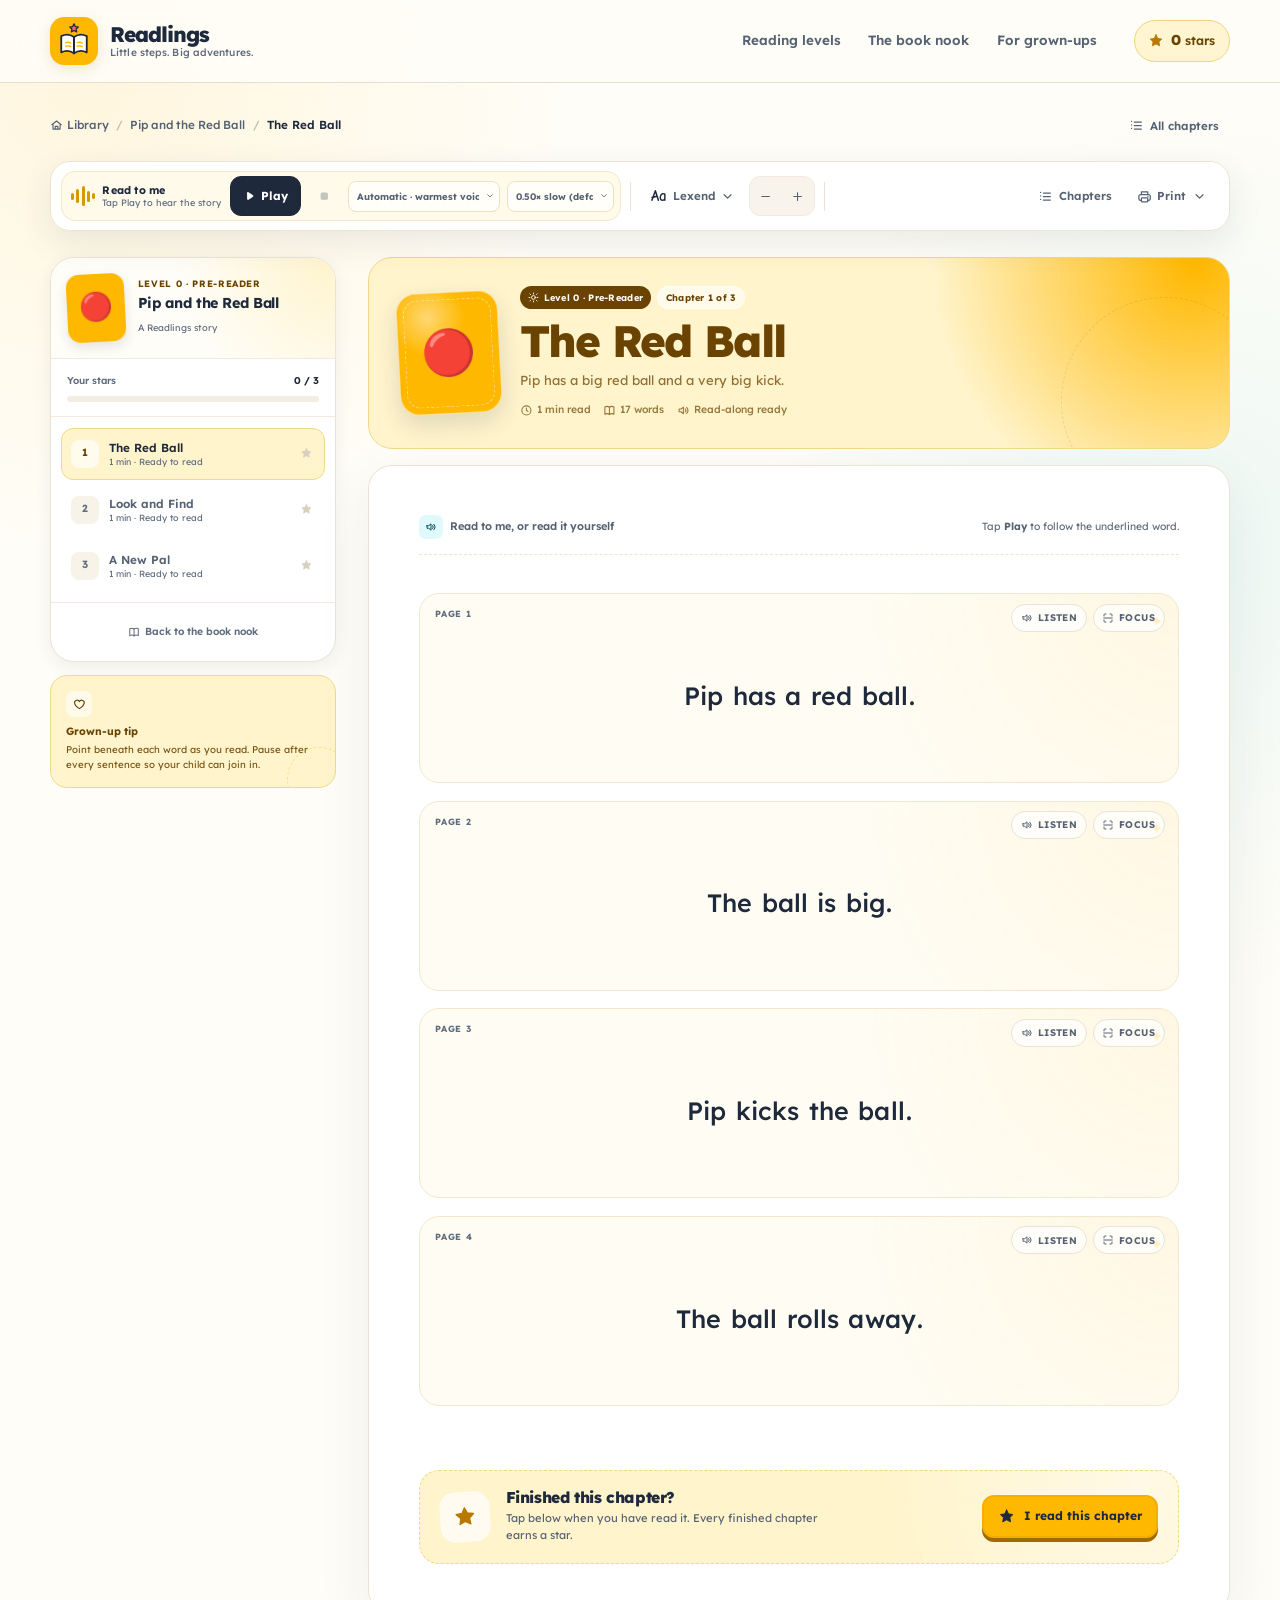
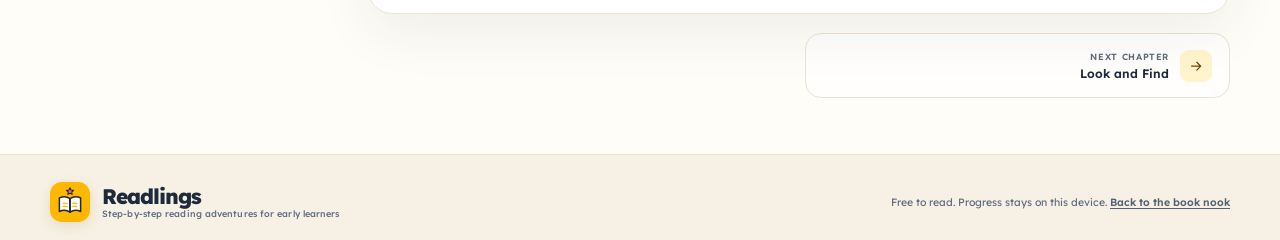
<file: reader.html>
<!DOCTYPE html>
<html lang="en">
<head>
  <meta charset="UTF-8">
  <meta name="viewport" content="width=device-width, initial-scale=1">
  <title>Read a story — Readlings</title>
  <meta name="description" content="Read a Readlings chapter with gentle read-along audio, dyslexia-friendly fonts, focus mode, and printable pages.">
  <meta name="theme-color" content="#FFFDF7">
  <meta property="og:title" content="Read a story — Readlings">
  <meta property="og:description" content="A cosy, read-along chapter reader for early learners.">
  <meta property="og:type" content="website">
  <link rel="icon" href="assets/favicon.ico">
  <link rel="icon" href="assets/favicon-32x32.png" type="image/png" sizes="32x32">
  <link rel="icon" href="assets/favicon-16x16.png" type="image/png" sizes="16x16">
  <link rel="icon" href="assets/favicon.svg" type="image/svg+xml" sizes="any">
  <link rel="apple-touch-icon" href="assets/apple-touch-icon.png">
  <link rel="manifest" href="site.webmanifest">
  <link rel="preconnect" href="https://fonts.googleapis.com">
  <link rel="preconnect" href="https://fonts.gstatic.com" crossorigin>
  <link href="https://fonts.googleapis.com/css2?family=Comic+Neue:wght@400;700&family=Lexend:wght@400;500;600;700;800&display=swap" rel="stylesheet">
  <link rel="stylesheet" href="css/styles.css?v=20261112-1">
</head>
<body data-page="reader">
  <a class="skip-link" href="#main-content">Skip to the story</a>

  <!-- Shared line-icon sprite. Dynamic markup in app.js uses these symbols. -->
  <svg class="icon-sprite" xmlns="http://www.w3.org/2000/svg" aria-hidden="true">
    <symbol id="icon-star" viewBox="0 0 24 24"><path d="M12 2.8l2.7 5.4 6 .9-4.3 4.2 1 5.9-5.4-2.8-5.4 2.8 1-5.9-4.3-4.2 6-.9L12 2.8Z" fill="currentColor" stroke="currentColor" stroke-width="1.3" stroke-linejoin="round"/></symbol>
    <symbol id="icon-sparkle" viewBox="0 0 24 24"><path d="M12 3.2c.6 4.2 2.6 6.2 6.8 6.8-4.2.6-6.2 2.6-6.8 6.8-.6-4.2-2.6-6.2-6.8-6.8 4.2-.6 6.2-2.6 6.8-6.8Z" fill="currentColor"/><path d="M19.2 16.2c.2 1.5.9 2.2 2.4 2.4-1.5.2-2.2.9-2.4 2.4-.2-1.5-.9-2.2-2.4-2.4 1.5-.2 2.2-.9 2.4-2.4Z" fill="currentColor"/></symbol>
    <symbol id="icon-arrow-right" viewBox="0 0 24 24"><path d="M4.5 12h15M13 5.5l6.5 6.5-6.5 6.5"/></symbol>
    <symbol id="icon-arrow-left" viewBox="0 0 24 24"><path d="M19.5 12h-15M11 5.5 4.5 12l6.5 6.5"/></symbol>
    <symbol id="icon-chevron-down" viewBox="0 0 24 24"><path d="m6.5 9 5.5 5.5L17.5 9"/></symbol>
    <symbol id="icon-play" viewBox="0 0 24 24"><path d="M8.2 5.6a1 1 0 0 1 1.5-.87l8.3 5.38a1.1 1.1 0 0 1 0 1.78l-8.3 5.38a1 1 0 0 1-1.5-.87V5.6Z" fill="currentColor" stroke="currentColor" stroke-width="1.5" stroke-linejoin="round"/></symbol>
    <symbol id="icon-pause" viewBox="0 0 24 24"><rect x="6.5" y="5" width="4" height="14" rx="1.4" fill="currentColor"/><rect x="13.5" y="5" width="4" height="14" rx="1.4" fill="currentColor"/></symbol>
    <symbol id="icon-stop" viewBox="0 0 24 24"><rect x="6" y="6" width="12" height="12" rx="2" fill="currentColor"/></symbol>
    <symbol id="icon-minus" viewBox="0 0 24 24"><path d="M5 12h14"/></symbol>
    <symbol id="icon-plus" viewBox="0 0 24 24"><path d="M12 5v14M5 12h14"/></symbol>
    <symbol id="icon-focus" viewBox="0 0 24 24"><path d="M4 8V5.5A1.5 1.5 0 0 1 5.5 4H8M16 4h2.5A1.5 1.5 0 0 1 20 5.5V8M20 16v2.5a1.5 1.5 0 0 1-1.5 1.5H16M8 20H5.5A1.5 1.5 0 0 1 4 18.5V16M3.5 12h17"/></symbol>
    <symbol id="icon-print" viewBox="0 0 24 24"><path d="M7 9V4.5h10V9M7 18H5.5A2.5 2.5 0 0 1 3 15.5v-4A2.5 2.5 0 0 1 5.5 9h13a2.5 2.5 0 0 1 2.5 2.5v4a2.5 2.5 0 0 1-2.5 2.5H17"/><rect x="7" y="14" width="10" height="6.5" rx="1"/><path d="M17.2 12.2h.1"/></symbol>
    <symbol id="icon-chapters" viewBox="0 0 24 24"><path d="M8.5 6.5h11M8.5 12h11M8.5 17.5h11"/><path d="M4 5.5h.1M4 11h.1M4 16.5h.1"/></symbol>
    <symbol id="icon-clock" viewBox="0 0 24 24"><circle cx="12" cy="12" r="8.5"/><path d="M12 7.5V12l3 2"/></symbol>
    <symbol id="icon-book-open" viewBox="0 0 24 24"><path d="M3.5 5.5c3.3-1.5 6-1.4 8.5.5 2.5-1.9 5.2-2 8.5-.5v13.6c-3.3-1.5-6-1.4-8.5.5-2.5-1.9-5.2-2-8.5-.5V5.5Z"/><path d="M12 6v13.9"/></symbol>
    <symbol id="icon-home" viewBox="0 0 24 24"><path d="m3.5 10.6 8.5-7 8.5 7M5.5 9.5v9h13v-9M9.5 18.5v-5h5v5"/></symbol>
    <symbol id="icon-sun" viewBox="0 0 24 24"><circle cx="12" cy="12" r="4.2"/><path d="M12 2.2v2M12 19.8v2M4.1 4.1l1.4 1.4M18.5 18.5l1.4 1.4M2.2 12h2M19.8 12h2M4.1 19.9l1.4-1.4M18.5 5.5l1.4-1.4"/></symbol>
    <symbol id="icon-leaf" viewBox="0 0 24 24"><path d="M19.5 4.5C12 4.7 5.4 7.3 5.4 13.1a5 5 0 0 0 5 5c5.9 0 8.4-6.6 9.1-13.6Z"/><path d="M4.2 20.2c1.5-4.2 4.3-7 8.2-8.8"/></symbol>
    <symbol id="icon-moon" viewBox="0 0 24 24"><path d="M19.3 15.6A8.4 8.4 0 0 1 8.4 4.7a8.4 8.4 0 1 0 10.9 10.9Z"/><path d="M17.4 5.2v2.1M16.3 6.2h2.2"/></symbol>
    <symbol id="icon-compass" viewBox="0 0 24 24"><circle cx="12" cy="12" r="8.7"/><path d="m15.4 8.6-2 4.8-4.8 2 2-4.8 4.8-2Z"/><path d="M12 3.5v1.4M12 19.1v1.4M3.5 12h1.4M19.1 12h1.4"/></symbol>
    <symbol id="icon-check" viewBox="0 0 24 24"><path d="m4.8 12.5 4.5 4.5L19.4 6.8"/></symbol>
    <symbol id="icon-close" viewBox="0 0 24 24"><path d="m6 6 12 12M18 6 6 18"/></symbol>
    <symbol id="icon-heart" viewBox="0 0 24 24"><path d="M12 20s-7.8-4.6-8.7-9.3A4.7 4.7 0 0 1 12 7.1a4.7 4.7 0 0 1 8.7 3.6C19.8 15.4 12 20 12 20Z"/></symbol>
    <symbol id="icon-speaker" viewBox="0 0 24 24"><path d="M4 9.5h3.4L12 5.7v12.6L7.4 14.5H4v-5Z"/><path d="M15.4 9a4.4 4.4 0 0 1 0 6M18 6.5a8 8 0 0 1 0 11"/></symbol>
    <symbol id="icon-glasses" viewBox="0 0 24 24"><circle cx="7" cy="14" r="3.2"/><circle cx="17" cy="14" r="3.2"/><path d="M10.2 13.5c1.2-.9 2.4-.9 3.6 0M3.8 12.5l1.4-4.2h3M20.2 12.5l-1.4-4.2h-3"/></symbol>
  </svg>

  <header class="site-header site-header--reader">
    <div class="container site-header__inner">
      <a class="brand" href="index.html">
        <img class="brand__mark" src="assets/logo-mark.svg" alt="" width="48" height="48">
        <span class="brand__copy">
          <span class="brand__name">Readlings</span>
          <span class="brand__tagline">Little steps. Big adventures.</span>
        </span>
      </a>

      <nav class="site-nav" aria-label="Main navigation">
        <a href="index.html#levels">Reading levels</a>
        <a href="index.html#library">The book nook</a>
        <a href="index.html#grown-ups">For grown-ups</a>
      </nav>

      <a class="star-pill" href="index.html#progress">
        <svg class="icon" aria-hidden="true"><use href="#icon-star"></use></svg>
        <span><strong data-completed-count>0</strong> <span class="star-pill__word">stars</span></span>
        <span class="sr-only">— view your reading progress</span>
      </a>
    </div>
  </header>

  <main class="reader-main" id="main-content">
    <div class="container">
      <div class="reader-topline">
        <nav class="breadcrumbs" aria-label="Breadcrumb">
          <a href="index.html">
            <svg class="icon" aria-hidden="true"><use href="#icon-home"></use></svg>
            Library
          </a>
          <span class="breadcrumbs__divider" aria-hidden="true">/</span>
          <a href="index.html#library" id="breadcrumb-book">The book</a>
          <span class="breadcrumbs__divider" aria-hidden="true">/</span>
          <span aria-current="page" id="breadcrumb-chapter">Chapter</span>
        </nav>
        <button class="tool-btn tool-btn--compact" id="chapters-menu-button" type="button" aria-haspopup="dialog">
          <svg class="icon" aria-hidden="true"><use href="#icon-chapters"></use></svg>
          <span>All chapters</span>
        </button>
      </div>

      <!-- Sticky reader toolbar -->
      <div class="reading-toolbar" id="reading-toolbar" aria-label="Reading tools">
        <div class="toolbar-audio">
          <div class="sound-wave" id="sound-wave" aria-hidden="true">
            <span></span><span></span><span></span><span></span><span></span>
          </div>
          <div class="toolbar-audio__copy">
            <span class="toolbar-audio__title">Read to me</span>
            <span class="toolbar-audio__status" id="audio-status" aria-live="polite">Warming up the voice…</span>
          </div>
          <button class="audio-toggle" id="audio-toggle" type="button" aria-label="Play the read-along">
            <svg class="icon audio-toggle__icon" aria-hidden="true"><use id="audio-toggle-icon" href="#icon-play"></use></svg>
            <span id="audio-toggle-label">Play</span>
          </button>
          <button class="icon-btn icon-btn--stop" id="audio-stop" type="button" aria-label="Stop the read-along" disabled>
            <svg class="icon" aria-hidden="true"><use href="#icon-stop"></use></svg>
          </button>
          <label class="voice-select">
            <span class="sr-only">Reading voice</span>
            <select id="audio-voice" aria-label="Reading voice">
              <option value="">Automatic · warmest voice</option>
            </select>
            <svg class="icon" aria-hidden="true"><use href="#icon-chevron-down"></use></svg>
          </label>
          <label class="speed-select">
            <span class="sr-only">Reading speed</span>
            <select id="audio-rate" aria-label="Reading speed">
              <option value="0.25">0.25× very slow</option>
              <option value="0.5" selected>0.50× slow (default)</option>
              <option value="0.65">0.65× slow</option>
              <option value="0.7">0.70×</option>
              <option value="0.75">0.75×</option>
              <option value="0.8">0.80×</option>
              <option value="0.85">0.85× cosy</option>
              <option value="0.9">0.90×</option>
              <option value="0.95">0.95×</option>
              <option value="1">1.00×</option>
            </select>
            <svg class="icon" aria-hidden="true"><use href="#icon-chevron-down"></use></svg>
          </label>
        </div>

        <div class="toolbar-divider" aria-hidden="true"></div>

        <div class="toolbar-tools" aria-label="Reading appearance">
          <div class="popover" id="font-picker">
            <button class="tool-btn" id="font-picker-button" type="button" aria-expanded="false" aria-controls="font-menu" aria-haspopup="true">
              <span class="font-swatch" aria-hidden="true">Aa</span>
              <span id="font-picker-label">Lexend</span>
              <svg class="icon" aria-hidden="true"><use href="#icon-chevron-down"></use></svg>
            </button>
            <div class="popover__menu font-menu" id="font-menu" hidden>
              <p class="popover__label">Choose a reading font</p>
              <button class="font-option font-option--lexend" type="button" role="menuitemradio" aria-checked="true" data-font="lexend">
                <span aria-hidden="true">Aa</span>
                <span><strong>Lexend</strong><small>Clear &amp; comfy</small></span>
                <svg class="icon font-option__check" aria-hidden="true"><use href="#icon-check"></use></svg>
              </button>
              <button class="font-option font-option--comic" type="button" role="menuitemradio" aria-checked="false" data-font="comic">
                <span aria-hidden="true">Aa</span>
                <span><strong>Comic Neue</strong><small>Playful &amp; light</small></span>
                <svg class="icon font-option__check" aria-hidden="true"><use href="#icon-check"></use></svg>
              </button>
              <button class="font-option font-option--dyslexic" type="button" role="menuitemradio" aria-checked="false" data-font="dyslexic">
                <span aria-hidden="true">Aa</span>
                <span><strong>OpenDyslexic</strong><small>Extra letter clarity</small></span>
                <svg class="icon font-option__check" aria-hidden="true"><use href="#icon-check"></use></svg>
              </button>
            </div>
          </div>

          <div class="size-stepper" role="group" aria-label="Text size">
            <button class="icon-btn size-btn" id="font-decrease" type="button" aria-label="Make text smaller">
              <svg class="icon" aria-hidden="true"><use href="#icon-minus"></use></svg>
            </button>
            <span class="sr-only" id="font-size-live" aria-live="polite">Standard text size</span>
            <button class="icon-btn size-btn" id="font-increase" type="button" aria-label="Make text bigger">
              <svg class="icon" aria-hidden="true"><use href="#icon-plus"></use></svg>
            </button>
          </div>


        </div>

        <div class="toolbar-divider" aria-hidden="true"></div>

        <div class="toolbar-actions" aria-label="More reading options">
          <button class="tool-btn tool-btn--chapters" id="chapters-toolbar-button" type="button" aria-haspopup="dialog">
            <svg class="icon" aria-hidden="true"><use href="#icon-chapters"></use></svg>
            <span>Chapters</span>
          </button>
          <div class="popover" id="print-picker">
            <button class="tool-btn" id="print-menu-button" type="button" aria-expanded="false" aria-controls="print-menu" aria-haspopup="true">
              <svg class="icon" aria-hidden="true"><use href="#icon-print"></use></svg>
              <span>Print</span>
              <svg class="icon" aria-hidden="true"><use href="#icon-chevron-down"></use></svg>
            </button>
            <div class="popover__menu print-menu" id="print-menu" hidden>
              <p class="popover__label">Print &amp; share</p>
              <button class="menu-option" id="print-chapter-button" type="button">
                <svg class="icon" aria-hidden="true"><use href="#icon-book-open"></use></svg>
                <span><strong>This chapter</strong><small>One clean reading page</small></span>
              </button>
              <button class="menu-option" id="print-book-button" type="button">
                <svg class="icon" aria-hidden="true"><use href="#icon-print"></use></svg>
                <span><strong>The whole book</strong><small>Every chapter, page breaks included</small></span>
              </button>
            </div>
          </div>
        </div>
      </div>

      <div class="reader-layout">
        <aside class="chapter-sidebar" id="chapter-sidebar" aria-label="Chapters in this book"></aside>

        <div class="reader-content" id="reader-content">
          <header class="chapter-hero" id="chapter-hero">
            <div class="chapter-hero__cover" id="chapter-cover" aria-hidden="true"></div>
            <div class="chapter-hero__copy">
              <div class="chapter-badges" id="chapter-badges"></div>
              <h1 id="chapter-title">Loading your story…</h1>
              <p class="chapter-summary" id="chapter-summary"></p>
              <div class="chapter-meta" id="chapter-meta"></div>
            </div>
          </header>

          <article class="reading-card" id="reading-card" aria-labelledby="chapter-title">
            <div class="print-running-header print-only" id="print-running-header"></div>
            <div class="reading-card__topline">
              <p class="reading-guide">
                <span class="reading-guide__icon"><svg class="icon" aria-hidden="true"><use href="#icon-speaker"></use></svg></span>
                Read to me, or read it yourself
              </p>
              <span class="reading-hint" id="reading-hint">Tap <strong>Play</strong> to follow the yellow word.</span>
            </div>

            <div class="chapter-body" id="chapter-body"></div>

            <div class="completion-zone" id="completion-zone"></div>
          </article>

          <nav class="chapter-pager" id="chapter-pager" aria-label="Move between chapters"></nav>
        </div>
      </div>
    </div>

    <!-- Full-book print edition, generated by app.js. Hidden on screen. -->
    <section class="print-book print-only" id="print-book" aria-hidden="true"></section>
  </main>

  <footer class="reader-footer">
    <div class="container reader-footer__inner">
      <a class="brand brand--footer" href="index.html">
        <img class="brand__mark" src="assets/logo-mark.svg" alt="" width="40" height="40">
        <span class="brand__copy">
          <span class="brand__name">Readlings</span>
          <span class="brand__tagline">Step-by-step reading adventures for early learners</span>
        </span>
      </a>
      <p>Free to read. Progress stays on this device. <a href="index.html#library">Back to the book nook</a></p>
    </div>
  </footer>

  <div class="focus-mode-mask" id="focus-mode-mask" aria-hidden="true">
    <div class="focus-mode-mask__shade focus-mode-mask__shade--top"></div>
    <div class="focus-mode-mask__band">
      <span class="focus-mode-mask__notch focus-mode-mask__notch--start"></span>
      <span class="focus-mode-mask__notch focus-mode-mask__notch--end"></span>
    </div>
    <div class="focus-mode-mask__shade focus-mode-mask__shade--bottom"></div>
  </div>

  <div class="celebration-layer" id="celebration-layer" aria-hidden="true"></div>

  <dialog class="book-dialog" id="chapters-dialog" aria-labelledby="chapters-dialog-title">
    <div class="book-dialog__panel">
      <button class="modal-close" id="chapters-dialog-close" type="button" aria-label="Close chapter list">
        <svg class="icon" aria-hidden="true"><use href="#icon-close"></use></svg>
      </button>
      <div id="chapters-dialog-content"></div>
    </div>
  </dialog>

  <!-- Post-reading comprehension modal -->
  <dialog class="book-dialog comprehension-dialog" id="comprehension-dialog" aria-labelledby="comprehension-dialog-title" aria-modal="true">
    <div class="book-dialog__panel comprehension-dialog__panel">
      <button class="modal-close" id="comprehension-dialog-close" type="button" aria-label="Close comprehension check">
        <svg class="icon" aria-hidden="true"><use href="#icon-close"></use></svg>
      </button>
      <div class="comprehension-hero">
        <span class="comprehension-hero__icon" aria-hidden="true">📖</span>
        <div>
          <p class="comprehension-kicker">You finished the chapter!</p>
          <h2 id="comprehension-dialog-title">One quick check</h2>
          <p class="comprehension-copy" id="comprehension-question"></p>
        </div>
      </div>
      <div class="comprehension-answers" id="comprehension-answers" role="group" aria-label="Choose the best answer"></div>
      <p class="comprehension-feedback" id="comprehension-feedback" aria-live="polite"></p>
    </div>
  </dialog>

  <div class="toast" id="toast" role="status" aria-live="polite" aria-atomic="true"></div>

  <noscript>
    <div class="noscript-banner">Readlings needs JavaScript switched on to show the story, read-along audio, and progress.</div>
  </noscript>

  <script src="data/curriculum.js?v=20261111-4"></script>
  <script src="js/audio.js?v=20261102-7"></script>
  <script src="js/app.js?v=20261111-5"></script>
</body>
</html>
</file>
<file: css/styles.css>
/* ==========================================================================
   Readlings — shared design system
   --------------------------------------------------------------------------
   1.  Fonts & tokens
   2.  Base, accessibility & buttons
   3.  Site header
   4.  Homepage hero
   5.  Reading trail
   6.  Reading levels
   7.  Book nook
   8.  Grown-up notes, closing CTA & footer
   9.  Dialogs, toast & utility states
   10. Reader: toolbar
   11. Reader: chapter layout, story type & completion
   12. Reader: line focus & celebrations
   13. Responsive rules
   14. Print styles
   15. Reduced-motion preferences
   ========================================================================== */

/* --------------------------------------------------------------------------
   1. Fonts & tokens
   -------------------------------------------------------------------------- */

/* OpenDyslexic is not distributed through Google Fonts. It is loaded from a
   pinned CDN build, with a generous system fallback if the network is slow. */
@font-face {
  font-family: "OpenDyslexic";
  src: url("https://cdn.jsdelivr.net/gh/antijingoist/opendyslexic@0.91.12/compiled/OpenDyslexic-Regular.woff") format("woff");
  font-style: normal;
  font-weight: 400;
  font-display: swap;
}

@font-face {
  font-family: "OpenDyslexic";
  src: url("https://cdn.jsdelivr.net/gh/antijingoist/opendyslexic@0.91.12/compiled/OpenDyslexic-Bold.woff") format("woff");
  font-style: normal;
  font-weight: 700;
  font-display: swap;
}

:root {
  /* Brand palette */
  --cream: #FFFDF7;
  --cream-deep: #FFF8E8;
  --paper: #FFFFFF;
  --ink: #1E293B;
  --ink-soft: #556273;
  --ink-muted: #5F6B7E;
  --line: #EAE3D6;
  --line-strong: #DCD2C0;

  --sunny: #FFB800;
  --sunny-soft: #FFF4CC;
  --sunny-deep: #6A4300;
  --coral: #FF6B6B;
  --coral-soft: #FFE7E7;
  --coral-deep: #6D1F1F;
  --teal: #06B6D4;
  --teal-soft: #DFF9FD;
  --teal-deep: #064C5C;
  --green: #10B981;
  --green-soft: #DFF8EE;
  --green-deep: #075744;
  --violet: #8B5CF6;
  --violet-soft: #EEE6FF;
  --violet-deep: #3F2572;

  /* Active level theme. app.js replaces these per chapter. */
  --level-color: var(--sunny);
  --level-soft: var(--sunny-soft);
  --level-ink: var(--sunny-deep);
  --level-line: #F0D988;

  /* Type */
  --font-ui: "Lexend", "Trebuchet MS", "Arial Rounded MT Bold", sans-serif;
  --font-comic: "Comic Neue", "Comic Sans MS", "Trebuchet MS", cursive;
  --font-dyslexic: "OpenDyslexic", "Lexend", "Trebuchet MS", sans-serif;
  --reading-font: var(--font-ui);
  --reader-font-size: 1.4rem;

  /* Shape & depth */
  --radius-sm: 12px;
  --radius-md: 16px;
  --radius-lg: 24px;
  --radius-xl: 32px;
  --shadow-xs: 0 2px 8px rgba(30, 41, 59, 0.05);
  --shadow-sm: 0 6px 18px rgba(30, 41, 59, 0.07);
  --shadow-md: 0 14px 40px rgba(30, 41, 59, 0.10);
  --shadow-lg: 0 26px 70px rgba(30, 41, 59, 0.14);

  /* Layout */
  --container: 1180px;
  --gutter: clamp(1.25rem, 4vw, 2rem);
  --section-space: clamp(4rem, 7vw, 6.5rem);
  --focus-band-height: 4.8rem;
}

/* --------------------------------------------------------------------------
   2. Base, accessibility & buttons
   -------------------------------------------------------------------------- */

*,
*::before,
*::after {
  box-sizing: border-box;
}

html {
  scroll-behavior: smooth;
  scroll-padding-top: 7rem;
  -webkit-text-size-adjust: 100%;
}

body {
  min-width: 320px;
  margin: 0;
  overflow-x: hidden;
  color: var(--ink);
  background:
    radial-gradient(circle at 7% 4%, rgba(255, 184, 0, 0.10), transparent 30rem),
    radial-gradient(circle at 93% 30%, rgba(6, 182, 212, 0.07), transparent 28rem),
    var(--cream);
  font-family: var(--font-ui);
  font-size: 1rem;
  line-height: 1.6;
  text-rendering: optimizeLegibility;
  -webkit-font-smoothing: antialiased;
}

body.modal-open {
  overflow: hidden;
}

h1,
h2,
h3,
h4,
p,
figure,
ul,
ol {
  margin: 0;
}

ul,
ol {
  padding: 0;
  list-style: none;
}

h1,
h2,
h3,
h4 {
  color: var(--ink);
  font-weight: 800;
  line-height: 1.12;
  letter-spacing: -0.035em;
  text-wrap: balance;
}

a {
  color: inherit;
  text-decoration-thickness: 0.08em;
  text-underline-offset: 0.18em;
}

img,
svg {
  display: block;
  max-width: 100%;
}

button,
input,
select,
textarea {
  color: inherit;
  font: inherit;
}

button {
  cursor: pointer;
}

button:disabled {
  cursor: not-allowed;
}

fieldset {
  margin: 0;
  padding: 0;
  border: 0;
}

::selection {
  color: var(--ink);
  background: #FFE58A;
}

:focus-visible {
  outline: 3px solid #0E9DB8;
  outline-offset: 3px;
}

.icon-sprite {
  position: absolute;
  width: 0;
  height: 0;
  overflow: hidden;
}

.icon {
  width: 1.18em;
  height: 1.18em;
  flex: 0 0 auto;
  fill: none;
  stroke: currentColor;
  stroke-width: 2;
  stroke-linecap: round;
  stroke-linejoin: round;
  vertical-align: -0.18em;
}

.sr-only {
  position: absolute !important;
  width: 1px !important;
  height: 1px !important;
  padding: 0 !important;
  margin: -1px !important;
  overflow: hidden !important;
  clip: rect(0, 0, 0, 0) !important;
  white-space: nowrap !important;
  border: 0 !important;
}

.print-only {
  display: none !important;
}

.skip-link {
  position: fixed;
  top: 0.75rem;
  left: 0.75rem;
  z-index: 500;
  padding: 0.8rem 1.1rem;
  color: var(--ink);
  background: var(--sunny);
  border: 2px solid var(--ink);
  border-radius: 12px;
  font-weight: 700;
  text-decoration: none;
  transform: translateY(-180%);
  transition: transform 160ms ease;
}

.skip-link:focus {
  transform: translateY(0);
}

.container {
  width: min(calc(100% - (var(--gutter) * 2)), var(--container));
  margin-inline: auto;
}

.eyebrow {
  display: flex;
  align-items: center;
  gap: 0.45rem;
  margin-bottom: 0.75rem;
  color: var(--ink-soft);
  font-size: 0.76rem;
  font-weight: 700;
  letter-spacing: 0.12em;
  line-height: 1.4;
  text-transform: uppercase;
}

.eyebrow .icon {
  color: var(--sunny);
  width: 1rem;
  height: 1rem;
}

.eyebrow--pill {
  display: inline-flex;
  width: fit-content;
  margin-bottom: 1.35rem;
  padding: 0.5rem 0.85rem;
  color: var(--ink);
  background: rgba(255, 255, 255, 0.75);
  border: 1px solid rgba(30, 41, 59, 0.08);
  border-radius: 999px;
  font-size: 0.71rem;
  letter-spacing: 0.07em;
  text-transform: none;
  box-shadow: var(--shadow-xs);
}

.eyebrow--dark {
  color: rgba(255, 255, 255, 0.68);
}

.eyebrow--dark .icon {
  color: var(--sunny);
}

.btn {
  display: inline-flex;
  min-height: 52px;
  align-items: center;
  justify-content: center;
  gap: 0.55rem;
  padding: 0.84rem 1.35rem;
  border: 2px solid transparent;
  border-radius: 16px;
  font-size: 0.94rem;
  font-weight: 700;
  line-height: 1.2;
  text-align: center;
  text-decoration: none;
  transition: transform 160ms ease, box-shadow 160ms ease, background-color 160ms ease, border-color 160ms ease;
}

.btn .icon {
  width: 1.08rem;
  height: 1.08rem;
  transition: transform 160ms ease;
}

.btn:hover .icon {
  transform: translateX(2px);
}

.btn--primary {
  color: var(--ink);
  background: var(--sunny);
  border-color: #F4AE00;
  box-shadow: 0 5px 0 #CB9000, 0 10px 24px rgba(180, 124, 0, 0.16);
}

.btn--primary:hover {
  background: #FFC42E;
  box-shadow: 0 7px 0 #CB9000, 0 14px 28px rgba(180, 124, 0, 0.18);
  transform: translateY(-2px);
}

.btn--primary:active {
  box-shadow: 0 2px 0 #CB9000;
  transform: translateY(3px);
}

.btn--ghost {
  color: var(--ink);
  background: rgba(255, 255, 255, 0.7);
  border-color: var(--line-strong);
  box-shadow: var(--shadow-xs);
}

.btn--ghost:hover {
  background: var(--paper);
  border-color: var(--ink);
  transform: translateY(-2px);
}

.btn--ink {
  color: var(--paper);
  background: var(--ink);
  border-color: var(--ink);
  box-shadow: 0 5px 0 #0B1220;
}

.btn--ink:hover {
  background: #2B3B52;
  transform: translateY(-2px);
}

.btn--light {
  color: var(--ink);
  background: var(--paper);
  border-color: var(--paper);
  box-shadow: 0 5px 0 rgba(0, 0, 0, 0.14);
}

.btn--light:hover {
  background: var(--sunny-soft);
  transform: translateY(-2px);
}

.btn--small {
  min-height: 44px;
  padding: 0.68rem 1rem;
  border-radius: 13px;
  font-size: 0.84rem;
}

.icon-btn {
  display: inline-grid;
  width: 42px;
  height: 42px;
  flex: 0 0 42px;
  place-items: center;
  padding: 0;
  color: var(--ink-soft);
  background: transparent;
  border: 1px solid transparent;
  border-radius: 12px;
  transition: background-color 160ms ease, color 160ms ease, border-color 160ms ease;
}

.icon-btn:hover:not(:disabled) {
  color: var(--ink);
  background: #F7F2E8;
  border-color: var(--line);
}

.icon-btn:disabled {
  opacity: 0.35;
}

.chip-button {
  display: inline-flex;
  min-height: 34px;
  align-items: center;
  gap: 0.4rem;
  padding: 0.35rem 0.75rem;
  color: var(--ink-soft);
  background: var(--paper);
  border: 1px solid var(--line-strong);
  border-radius: 999px;
  font-size: 0.78rem;
  font-weight: 600;
}

.chip-button .icon {
  width: 0.85rem;
  height: 0.85rem;
}

.chip-button:hover {
  color: var(--ink);
  border-color: var(--ink);
}

[hidden] {
  display: none !important;
}

.noscript-banner {
  position: fixed;
  right: 1rem;
  bottom: 1rem;
  left: 1rem;
  z-index: 700;
  padding: 1rem;
  color: var(--ink);
  background: var(--sunny-soft);
  border: 2px solid var(--ink);
  border-radius: var(--radius-md);
  font-weight: 600;
  text-align: center;
}

/* --------------------------------------------------------------------------
   3. Site header
   -------------------------------------------------------------------------- */

.site-header {
  position: sticky;
  top: 0;
  z-index: 100;
  background: rgba(255, 253, 247, 0.88);
  border-bottom: 1px solid rgba(220, 210, 192, 0.7);
  -webkit-backdrop-filter: blur(18px);
  backdrop-filter: blur(18px);
}

.site-header--reader {
  position: relative;
}

.site-header__inner {
  display: flex;
  min-height: 82px;
  align-items: center;
  gap: 1.5rem;
}

.brand {
  display: inline-flex;
  flex: 0 0 auto;
  align-items: center;
  gap: 0.75rem;
  text-decoration: none;
}

.brand__mark {
  width: 48px;
  height: 48px;
  filter: drop-shadow(0 4px 7px rgba(142, 97, 0, 0.14));
  transition: transform 220ms ease;
}

.brand:hover .brand__mark {
  transform: rotate(-4deg) scale(1.04);
}

.brand__copy {
  display: flex;
  flex-direction: column;
  gap: 0.02rem;
}

.brand__name {
  color: var(--ink);
  font-size: 1.32rem;
  font-weight: 800;
  letter-spacing: -0.045em;
  line-height: 1.15;
}

.brand__tagline {
  color: var(--ink-muted);
  font-size: 0.64rem;
  font-weight: 500;
  letter-spacing: 0.01em;
  line-height: 1.35;
}

.site-nav {
  display: flex;
  align-items: center;
  gap: 0.12rem;
  margin-left: auto;
}

.site-nav a {
  padding: 0.65rem 0.8rem;
  color: var(--ink-soft);
  border-radius: 999px;
  font-size: 0.84rem;
  font-weight: 600;
  text-decoration: none;
  transition: color 160ms ease, background-color 160ms ease;
}

.site-nav a:hover {
  color: var(--ink);
  background: #F7F1E4;
}

.star-pill {
  display: inline-flex;
  min-height: 42px;
  flex: 0 0 auto;
  align-items: center;
  gap: 0.45rem;
  padding: 0.45rem 0.85rem;
  color: var(--sunny-deep);
  background: rgba(255, 244, 204, 0.9);
  border: 1px solid #F0D47F;
  border-radius: 999px;
  font-size: 0.78rem;
  font-weight: 600;
  text-decoration: none;
  transition: background-color 160ms ease, transform 160ms ease;
}

.star-pill .icon {
  width: 1rem;
  height: 1rem;
  color: #B97800;
}

.star-pill strong {
  font-size: 0.9rem;
  font-weight: 800;
}

.star-pill:hover {
  background: #FFEDB0;
  transform: translateY(-1px);
}

/* --------------------------------------------------------------------------
   4. Homepage hero
   -------------------------------------------------------------------------- */

.hero {
  position: relative;
  overflow: hidden;
  padding: clamp(3.25rem, 6vw, 5.7rem) 0 clamp(3rem, 5vw, 4.8rem);
}

.hero::before {
  position: absolute;
  top: 12%;
  left: -10rem;
  width: 21rem;
  height: 21rem;
  background: radial-gradient(circle, rgba(255, 184, 0, 0.14), transparent 66%);
  border-radius: 50%;
  content: "";
  pointer-events: none;
}

.hero__grid {
  position: relative;
  display: grid;
  grid-template-columns: minmax(0, 1.04fr) minmax(0, 0.96fr);
  align-items: center;
  gap: clamp(2rem, 5.5vw, 4.8rem);
}

.hero__copy {
  position: relative;
  z-index: 2;
  max-width: 650px;
}

.hero h1 {
  max-width: 11ch;
  margin-bottom: 1.35rem;
  font-size: clamp(2.9rem, 5.4vw, 4.85rem);
  font-weight: 800;
  letter-spacing: -0.06em;
  line-height: 1.01;
}

.marker-highlight {
  position: relative;
  display: inline;
  z-index: 0;
  padding: 0 0.05em;
}

.marker-highlight::after {
  position: absolute;
  right: -0.03em;
  bottom: 0.05em;
  left: -0.03em;
  z-index: -1;
  height: 0.33em;
  background: #FFE28A;
  border-radius: 0.2em 0.5em 0.18em 0.42em;
  content: "";
  transform: rotate(-1.2deg);
}

.hero__lead {
  max-width: 47ch;
  margin-bottom: 1.9rem;
  color: var(--ink-soft);
  font-size: clamp(1.02rem, 1.35vw, 1.14rem);
  line-height: 1.75;
}

.hero__actions {
  display: flex;
  flex-wrap: wrap;
  gap: 0.85rem;
  margin-bottom: 2rem;
}

.hero__trust {
  display: flex;
  flex-wrap: wrap;
  gap: 0.85rem 1.25rem;
  color: var(--ink-soft);
  font-size: 0.76rem;
  font-weight: 500;
}

.hero__trust li {
  display: flex;
  align-items: center;
  gap: 0.45rem;
}

.trust-dot {
  display: inline-grid;
  width: 26px;
  height: 26px;
  place-items: center;
  border-radius: 9px;
}

.trust-dot .icon {
  width: 0.84rem;
  height: 0.84rem;
}

.trust-dot--teal {
  color: var(--teal-deep);
  background: var(--teal-soft);
}

.trust-dot--pink {
  color: var(--coral-deep);
  background: var(--coral-soft);
}

.trust-dot--green {
  color: var(--green-deep);
  background: var(--green-soft);
}

.hero__doodle {
  position: absolute;
  z-index: 0;
  font-family: var(--font-comic);
  font-weight: 700;
  line-height: 1;
  pointer-events: none;
  user-select: none;
}

.hero__doodle--one {
  top: 17%;
  left: 47%;
  color: rgba(255, 184, 0, 0.25);
  font-size: 3.5rem;
  transform: rotate(13deg);
}

.hero__doodle--two {
  right: 2%;
  bottom: 7%;
  color: rgba(6, 182, 212, 0.15);
  font-size: 4rem;
  transform: rotate(-10deg);
}

.hero__visual {
  position: relative;
  min-width: 0;
}

.hero-art-card {
  position: relative;
  padding: clamp(1rem, 2.8vw, 1.8rem);
  background:
    radial-gradient(circle at 18% 18%, rgba(255, 255, 255, 0.72), transparent 24%),
    linear-gradient(145deg, #FFF9E8 0%, #FFEDB4 100%);
  border: 1.5px solid #F0DD9E;
  border-radius: var(--radius-xl);
  box-shadow: var(--shadow-lg);
}

.hero-art-card::before {
  position: absolute;
  inset: 0.7rem;
  border: 1px dashed rgba(135, 94, 8, 0.16);
  border-radius: 25px;
  content: "";
  pointer-events: none;
}

.hero-art-card__pill {
  position: absolute;
  top: 1.35rem;
  left: 1.35rem;
  z-index: 3;
  padding: 0.44rem 0.72rem;
  color: var(--ink-soft);
  background: rgba(255, 253, 247, 0.84);
  border: 1px solid rgba(30, 41, 59, 0.09);
  border-radius: 999px;
  font-size: 0.66rem;
  font-weight: 700;
  letter-spacing: 0.05em;
  text-transform: uppercase;
  box-shadow: var(--shadow-xs);
}

.hero-illustration {
  width: 100%;
  height: auto;
  animation: hero-bob 7s ease-in-out infinite;
}

@keyframes hero-bob {
  0%,
  100% {
    transform: translateY(0) rotate(0deg);
  }
  50% {
    transform: translateY(-7px) rotate(0.3deg);
  }
}

.hero-art-stat {
  position: absolute;
  bottom: 1.4rem;
  left: -1.1rem;
  z-index: 3;
  display: flex;
  align-items: center;
  gap: 0.65rem;
  padding: 0.72rem 0.9rem;
  color: var(--ink);
  background: rgba(255, 255, 255, 0.95);
  border: 1px solid #E6DBC4;
  border-radius: 16px;
  box-shadow: var(--shadow-md);
  transform: rotate(-2deg);
}

.hero-art-stat__icon {
  display: grid;
  width: 34px;
  height: 34px;
  flex: 0 0 34px;
  place-items: center;
  color: var(--sunny-deep);
  background: var(--sunny-soft);
  border-radius: 11px;
}

.hero-art-stat__icon .icon {
  width: 1.05rem;
  height: 1.05rem;
  color: #B97800;
}

.hero-art-stat > span:last-child {
  display: flex;
  flex-direction: column;
}

.hero-art-stat strong {
  font-size: 0.8rem;
  line-height: 1.25;
}

.hero-art-stat small {
  color: var(--ink-muted);
  font-size: 0.64rem;
  line-height: 1.4;
}

.hero-scribble {
  position: absolute;
  z-index: 3;
  color: var(--coral);
  font-size: 1.4rem;
  line-height: 1;
  pointer-events: none;
}

.hero-scribble--left {
  bottom: 1.1rem;
  left: 1.2rem;
  transform: rotate(-15deg);
}

.hero-scribble--right {
  top: 1.1rem;
  right: 1.2rem;
  color: var(--teal);
  font-size: 1.15rem;
  transform: rotate(12deg);
}

/* --------------------------------------------------------------------------
   5. Reading trail
   -------------------------------------------------------------------------- */

.trail-section {
  position: relative;
  z-index: 2;
  padding-bottom: 1.5rem;
}

.trail-card {
  position: relative;
  display: flex;
  align-items: stretch;
  gap: 2rem;
  overflow: hidden;
  padding: clamp(1.5rem, 3vw, 2.2rem);
  color: var(--paper);
  background:
    radial-gradient(circle at 10% 10%, rgba(255, 184, 0, 0.13), transparent 27%),
    radial-gradient(circle at 96% 90%, rgba(6, 182, 212, 0.16), transparent 32%),
    #1E293B;
  border-radius: var(--radius-lg);
  box-shadow: 0 20px 48px rgba(30, 41, 59, 0.17);
}

.trail-card::after {
  position: absolute;
  top: -5rem;
  right: 17%;
  width: 12rem;
  height: 12rem;
  border: 1px dashed rgba(255, 255, 255, 0.11);
  border-radius: 50%;
  content: "";
  pointer-events: none;
}

.trail-card__main {
  display: flex;
  min-width: 0;
  flex: 1;
  align-items: center;
  gap: 1.2rem;
}

.trail-badge {
  position: relative;
  display: grid;
  width: 76px;
  height: 76px;
  flex: 0 0 76px;
  place-items: center;
  color: var(--sunny-deep);
  background: var(--sunny);
  border: 1.5px solid rgba(255, 255, 255, 0.22);
  border-radius: 24px;
  box-shadow: 0 10px 24px rgba(0, 0, 0, 0.18);
  transform: rotate(-4deg);
}

.trail-badge .icon {
  width: 2rem;
  height: 2rem;
  fill: #5F4300;
  stroke: #5F4300;
}

.trail-badge__ring {
  position: absolute;
  inset: -7px;
  border: 1px dashed rgba(255, 208, 71, 0.45);
  border-radius: 29px;
}

.trail-card__copy {
  min-width: 0;
}

.trail-card .eyebrow {
  margin-bottom: 0.35rem;
  color: rgba(255, 255, 255, 0.56);
  font-size: 0.67rem;
}

.trail-card h2 {
  margin-bottom: 0.25rem;
  color: var(--paper);
  font-size: clamp(1.35rem, 2.4vw, 1.75rem);
  letter-spacing: -0.035em;
}

.trail-card__copy > p:last-of-type {
  color: rgba(255, 255, 255, 0.66);
  font-size: 0.8rem;
  line-height: 1.55;
}

.trail-progress {
  display: flex;
  max-width: 480px;
  align-items: center;
  gap: 0.85rem;
  margin-top: 1rem;
}

.trail-progress__track {
  position: relative;
  height: 9px;
  flex: 1;
  overflow: hidden;
  background: rgba(255, 255, 255, 0.15);
  border-radius: 999px;
}

.trail-progress__fill {
  display: block;
  width: 0;
  height: 100%;
  background: linear-gradient(90deg, var(--sunny), #F6DE73 55%, #77E3BC);
  border-radius: inherit;
  transition: width 500ms cubic-bezier(0.22, 1, 0.36, 1);
}

.trail-progress__label {
  flex: 0 0 auto;
  color: rgba(255, 255, 255, 0.6);
  font-size: 0.69rem;
  white-space: nowrap;
}

.trail-progress__label strong {
  color: var(--paper);
  font-size: 0.82rem;
}

.trail-next {
  position: relative;
  display: flex;
  min-width: 244px;
  flex: 0 0 255px;
  flex-direction: column;
  justify-content: center;
  padding: 1rem 1.2rem;
  background: rgba(255, 255, 255, 0.075);
  border: 1px solid rgba(255, 255, 255, 0.12);
  border-radius: 18px;
}

.trail-next__eyebrow {
  margin-bottom: 0.2rem;
  color: #FFD66E;
  font-size: 0.62rem;
  font-weight: 700;
  letter-spacing: 0.11em;
  text-transform: uppercase;
}

.trail-next__book {
  overflow: hidden;
  color: var(--paper);
  font-size: 0.9rem;
  font-weight: 700;
  line-height: 1.35;
  text-overflow: ellipsis;
  white-space: nowrap;
}

.trail-next__chapter {
  overflow: hidden;
  margin-bottom: 0.7rem;
  color: rgba(255, 255, 255, 0.57);
  font-size: 0.73rem;
  text-overflow: ellipsis;
  white-space: nowrap;
}

.trail-next .btn {
  min-height: 38px;
  padding: 0.52rem 0.84rem;
  font-size: 0.75rem;
}

/* --------------------------------------------------------------------------
   6. Reading levels
   -------------------------------------------------------------------------- */

.section {
  padding-top: var(--section-space);
  padding-bottom: var(--section-space);
}

.section-heading {
  margin-bottom: 2.3rem;
}

.section-heading--split {
  display: flex;
  align-items: flex-end;
  justify-content: space-between;
  gap: 2.5rem;
}

.section-heading h2 {
  max-width: 700px;
  font-size: clamp(2rem, 3.8vw, 3.1rem);
  letter-spacing: -0.05em;
  line-height: 1.08;
}

.section-heading__note {
  max-width: 335px;
  padding-bottom: 0.25rem;
  color: var(--ink-soft);
  font-size: 0.9rem;
  line-height: 1.7;
}

.levels-section {
  padding-bottom: 3.5rem;
}

.level-grid {
  display: grid;
  grid-template-columns: repeat(5, minmax(0, 1fr));
  gap: 0.9rem;
}

.level-card {
  --card-color: var(--sunny);
  --card-soft: var(--sunny-soft);
  --card-ink: var(--sunny-deep);
  position: relative;
  display: flex;
  min-height: 275px;
  flex-direction: column;
  overflow: hidden;
  padding: 1.1rem;
  color: var(--ink);
  text-align: left;
  background:
    radial-gradient(circle at 90% 4%, rgba(255, 255, 255, 0.7), transparent 28%),
    var(--card-soft);
  border: 2px solid transparent;
  border-radius: var(--radius-lg);
  box-shadow: inset 0 -4px 0 rgba(30, 41, 59, 0.035);
  transition: transform 180ms ease, box-shadow 180ms ease, border-color 180ms ease;
}

.level-card::before {
  position: absolute;
  top: -1.8rem;
  right: -1.2rem;
  color: var(--card-color);
  font-size: 5.7rem;
  font-weight: 800;
  letter-spacing: -0.08em;
  line-height: 1;
  opacity: 0.16;
  content: attr(data-number);
  pointer-events: none;
}

.level-card:hover {
  border-color: var(--card-color);
  box-shadow: 0 14px 28px rgba(30, 41, 59, 0.09);
  transform: translateY(-5px);
}

.level-card[aria-pressed="true"] {
  border-color: var(--card-color);
  box-shadow: 0 0 0 4px rgba(255, 255, 255, 0.85), 0 16px 32px rgba(30, 41, 59, 0.11);
  transform: translateY(-4px);
}

.level-card__top {
  position: relative;
  z-index: 1;
  display: flex;
  align-items: flex-start;
  justify-content: space-between;
  margin-bottom: 1rem;
}

.level-card__icon {
  display: grid;
  width: 41px;
  height: 41px;
  place-items: center;
  color: var(--card-ink);
  background: rgba(255, 255, 255, 0.72);
  border: 1px solid rgba(255, 255, 255, 0.76);
  border-radius: 13px;
}

.level-card__icon .icon {
  width: 1.22rem;
  height: 1.22rem;
}

.level-card__number {
  position: relative;
  z-index: 1;
  padding: 0.28rem 0.55rem;
  color: var(--card-ink);
  background: rgba(255, 255, 255, 0.54);
  border-radius: 999px;
  font-size: 0.6rem;
  font-weight: 700;
  letter-spacing: 0.07em;
  text-transform: uppercase;
}

.level-card__category {
  position: relative;
  z-index: 1;
  margin-bottom: 0.2rem;
  color: var(--card-ink);
  font-size: 0.67rem;
  font-weight: 700;
  letter-spacing: 0.07em;
  text-transform: uppercase;
}

.level-card h3,
.level-card__title {
  position: relative;
  z-index: 1;
  display: block;
  margin-bottom: 0.5rem;
  color: var(--ink);
  font-size: 1.01rem;
  font-weight: 800;
  letter-spacing: -0.04em;
  line-height: 1.2;
}

.level-card__description {
  position: relative;
  z-index: 1;
  display: -webkit-box;
  overflow: hidden;
  color: var(--card-ink);
  font-size: 0.73rem;
  line-height: 1.55;
  -webkit-box-orient: vertical;
  -webkit-line-clamp: 3;
}

.level-card__footer {
  position: relative;
  z-index: 1;
  display: block;
  margin-top: auto;
  padding-top: 1rem;
}

.level-card__meta {
  display: flex;
  align-items: center;
  justify-content: space-between;
  gap: 0.5rem;
  margin-bottom: 0.5rem;
  color: var(--card-ink);
  font-size: 0.62rem;
  font-weight: 600;
  opacity: 0.82;
}

.level-card__progress {
  display: block;
  height: 5px;
  overflow: hidden;
  background: rgba(255, 255, 255, 0.65);
  border-radius: 999px;
}

.level-card__progress span {
  display: block;
  width: 0;
  height: 100%;
  background: var(--card-color);
  border-radius: inherit;
  transition: width 400ms ease;
}

.filter-hint {
  display: flex;
  align-items: center;
  gap: 0.4rem;
  margin-top: 1rem;
  color: var(--ink-muted);
  font-size: 0.72rem;
}

.filter-hint .icon {
  width: 0.9rem;
  height: 0.9rem;
  color: var(--sunny);
}

.level-card {
  text-decoration: none;
}

.level-card__open {
  display: flex;
  align-items: center;
  gap: 0.3rem;
  margin-top: 0.55rem;
  color: var(--card-ink);
  font-size: 0.64rem;
  font-weight: 700;
}

.level-card__open .icon {
  width: 0.78rem;
  height: 0.78rem;
}

/* --------------------------------------------------------------------------
   6b. Level page
   -------------------------------------------------------------------------- */

.level-topline {
  display: flex;
  align-items: center;
  justify-content: space-between;
  gap: 1rem;
  margin-top: 1.6rem;
  margin-bottom: 1rem;
}

.level-topline .breadcrumbs {
  flex: 1 1 auto;
  flex-wrap: nowrap;
  overflow: hidden;
}

.level-topline .breadcrumbs a,
.level-topline .breadcrumbs__divider {
  flex: 0 0 auto;
  white-space: nowrap;
}

.level-topline .breadcrumbs [aria-current="page"] {
  min-width: 0;
  flex: 0 1 auto;
}

.level-hero {
  position: relative;
  overflow: hidden;
  padding: clamp(1.6rem, 3.6vw, 3rem);
  background:
    radial-gradient(circle at 92% 6%, rgba(255, 255, 255, 0.72), transparent 34%),
    var(--level-soft);
  border: 1px solid rgba(255, 255, 255, 0.78);
  border-radius: var(--radius-xl);
  box-shadow: var(--shadow-sm);
}

.level-hero__number {
  position: absolute;
  right: 1.2rem;
  bottom: -2.6rem;
  color: var(--level-color);
  font-size: clamp(7rem, 18vw, 13rem);
  font-weight: 800;
  letter-spacing: -0.08em;
  line-height: 1;
  opacity: 0.14;
  pointer-events: none;
}

.level-hero__grid {
  position: relative;
  z-index: 1;
  display: grid;
  grid-template-columns: minmax(0, 1.55fr) minmax(0, 1fr);
  align-items: center;
  gap: clamp(1.5rem, 4vw, 3rem);
}

.level-hero h1 {
  margin-bottom: 0.7rem;
  font-size: clamp(2.1rem, 4.6vw, 3.4rem);
  letter-spacing: -0.05em;
  line-height: 1.05;
}

.level-hero__lead {
  max-width: 54ch;
  color: var(--level-ink);
  font-size: 1rem;
  line-height: 1.7;
  opacity: 0.92;
}

.level-hero__focus {
  display: flex;
  flex-wrap: wrap;
  gap: 0.45rem;
  margin: 1.1rem 0 1.5rem;
  padding: 0;
  list-style: none;
}

.level-hero__focus li {
  padding: 0.36rem 0.7rem;
  color: var(--level-ink);
  background: rgba(255, 255, 255, 0.68);
  border: 1px solid rgba(255, 255, 255, 0.9);
  border-radius: 999px;
  font-size: 0.7rem;
  font-weight: 600;
}

.level-hero__actions {
  display: flex;
  flex-wrap: wrap;
  gap: 0.7rem;
}

.level-hero__card {
  display: flex;
  flex-direction: column;
  gap: 0.8rem;
  padding: 1.25rem;
  background: rgba(255, 255, 255, 0.74);
  border: 1px solid rgba(255, 255, 255, 0.86);
  border-radius: var(--radius-lg);
  box-shadow: 0 10px 28px rgba(30, 41, 59, 0.07);
}

.level-hero__icon {
  display: grid;
  width: 48px;
  height: 48px;
  place-items: center;
  color: var(--level-ink);
  background: rgba(255, 255, 255, 0.85);
  border: 1px solid rgba(255, 255, 255, 0.9);
  border-radius: 15px;
}

.level-hero__icon .icon {
  width: 1.5rem;
  height: 1.5rem;
}

.level-hero__card-eyebrow {
  margin: 0;
  color: var(--level-ink);
  font-size: 0.63rem;
  font-weight: 700;
  letter-spacing: 0.1em;
  text-transform: uppercase;
  opacity: 0.72;
}

.level-hero__stats {
  display: grid;
  grid-template-columns: repeat(3, minmax(0, 1fr));
  gap: 0.5rem;
  margin: 0;
}

.level-hero__stats div {
  padding: 0.5rem 0.55rem;
  background: rgba(255, 255, 255, 0.62);
  border: 1px solid rgba(255, 255, 255, 0.8);
  border-radius: 13px;
}

.level-hero__stats dt {
  color: var(--level-ink);
  font-size: 0.56rem;
  font-weight: 700;
  letter-spacing: 0.06em;
  opacity: 0.7;
  text-transform: uppercase;
}

.level-hero__stats dd {
  margin: 0.1rem 0 0;
  color: var(--ink);
  font-size: 1rem;
  font-weight: 800;
  letter-spacing: -0.03em;
}

.level-hero__progress {
  display: flex;
  flex-direction: column;
  gap: 0.4rem;
  color: var(--level-ink);
  font-size: 0.68rem;
  font-weight: 600;
}

.level-hero__progress strong {
  color: var(--ink);
}

.level-hero__progress-track {
  height: 7px;
  overflow: hidden;
  background: rgba(255, 255, 255, 0.72);
  border-radius: 999px;
}

.level-hero__progress-track span {
  display: block;
  height: 100%;
  background: var(--level-color);
  border-radius: inherit;
  transition: width 400ms ease;
}

.level-hero__guidance {
  display: flex;
  align-items: flex-start;
  gap: 0.5rem;
  margin: 0;
  padding-top: 0.8rem;
  color: var(--level-ink);
  border-top: 1px dashed rgba(30, 41, 59, 0.14);
  font-size: 0.73rem;
  line-height: 1.6;
}

.level-hero__guidance .icon {
  width: 0.95rem;
  height: 0.95rem;
  flex: 0 0 auto;
  margin-top: 0.12rem;
}

.level-books-section {
  padding-top: clamp(2.5rem, 5vw, 4rem);
}

.level-pager {
  display: grid;
  grid-template-columns: repeat(2, minmax(0, 1fr));
  gap: 1rem;
  padding-bottom: clamp(3rem, 6vw, 5rem);
}

.level-pager__card {
  display: flex;
  align-items: center;
  gap: 0.8rem;
  padding: 1rem 1.15rem;
  color: var(--ink);
  background: var(--paper);
  border: 1px solid var(--line);
  border-radius: var(--radius-lg);
  box-shadow: var(--shadow-xs);
  text-decoration: none;
  transition: transform 180ms ease, box-shadow 180ms ease, border-color 180ms ease;
}

.level-pager__card:hover {
  border-color: var(--ink);
  box-shadow: var(--shadow-sm);
  transform: translateY(-3px);
}

.level-pager__card--next {
  justify-content: flex-end;
  text-align: right;
}

.level-pager__card .icon {
  width: 1.1rem;
  height: 1.1rem;
  flex: 0 0 auto;
  color: var(--card-color, var(--ink));
}

.level-pager__card small {
  display: block;
  color: var(--ink-muted);
  font-size: 0.61rem;
  font-weight: 700;
  letter-spacing: 0.08em;
  text-transform: uppercase;
}

.level-pager__card strong {
  display: block;
  font-size: 0.87rem;
  letter-spacing: -0.02em;
}

.level-grid--inline {
  grid-template-columns: repeat(auto-fit, minmax(185px, 1fr));
  margin-top: 2rem;
}

.level-hero--missing {
  background:
    radial-gradient(circle at 92% 6%, rgba(255, 255, 255, 0.72), transparent 34%),
    var(--sunny-soft);
}

.level-hero--missing h1 {
  max-width: 24ch;
}

@media (max-width: 900px) {
  .level-hero__grid {
    grid-template-columns: minmax(0, 1fr);
  }

  .level-hero__card {
    max-width: 460px;
  }
}

@media (max-width: 720px) {
  .level-pager {
    grid-template-columns: minmax(0, 1fr);
  }

  .level-topline {
    margin-top: 1.1rem;
  }
}

/* --------------------------------------------------------------------------
   7. Book nook
   -------------------------------------------------------------------------- */

.library-section {
  position: relative;
  background:
    radial-gradient(rgba(30, 41, 59, 0.035) 1px, transparent 1px) 0 0 / 20px 20px,
    var(--cream-deep);
  border-top: 1px solid #F0E7D5;
  border-bottom: 1px solid #F0E7D5;
}

.catalog-bar {
  display: flex;
  flex-wrap: wrap;
  min-height: 38px;
  align-items: center;
  justify-content: space-between;
  gap: 1rem;
  margin-bottom: 1.2rem;
}

.catalog-status {
  color: var(--ink-soft);
  font-size: 0.78rem;
  font-weight: 600;
}

.catalog-status strong {
  color: var(--ink);
}

.book-grid {
  display: grid;
  grid-template-columns: repeat(4, minmax(0, 1fr));
  align-items: stretch;
  gap: 1.2rem;
}

.book-card {
  display: flex;
  min-width: 0;
  flex-direction: column;
  padding: 0.6rem;
  background: var(--paper);
  border: 1px solid rgba(220, 210, 192, 0.9);
  border-radius: var(--radius-lg);
  box-shadow: var(--shadow-sm);
  transition: transform 200ms ease, box-shadow 200ms ease, border-color 200ms ease;
  animation: card-in 440ms cubic-bezier(0.22, 1, 0.36, 1) both;
  animation-delay: calc(var(--card-index, 0) * 45ms);
}

@keyframes card-in {
  from {
    opacity: 0;
    transform: translateY(12px);
  }
  to {
    opacity: 1;
    transform: translateY(0);
  }
}

.book-card:hover {
  border-color: #DFD2B9;
  box-shadow: 0 18px 40px rgba(30, 41, 59, 0.11);
  transform: translateY(-6px);
}

.book-cover {
  --cover-color: var(--sunny);
  --cover-soft: var(--sunny-soft);
  --cover-ink: var(--sunny-deep);
  position: relative;
  display: flex;
  aspect-ratio: 1.3 / 1;
  flex-direction: column;
  overflow: hidden;
  padding: 0.8rem;
  color: var(--cover-ink);
  background:
    radial-gradient(circle at 15% 12%, rgba(255, 255, 255, 0.75), transparent 24%),
    linear-gradient(140deg, var(--cover-soft), #FFFDF7);
  border: 1px solid rgba(255, 255, 255, 0.6);
  border-radius: 19px;
}

.book-cover::before {
  position: absolute;
  top: 23%;
  right: -12%;
  width: 64%;
  aspect-ratio: 1;
  background: var(--cover-color);
  border-radius: 50%;
  content: "";
  opacity: 0.16;
}

.book-cover::after {
  position: absolute;
  bottom: -2.4rem;
  left: -2.3rem;
  width: 8rem;
  height: 8rem;
  border: 1px dashed currentColor;
  border-radius: 50%;
  content: "";
  opacity: 0.2;
}

.book-cover__top {
  position: relative;
  z-index: 1;
  display: flex;
  align-items: center;
  justify-content: space-between;
  gap: 0.5rem;
}

.cover-series {
  display: inline-flex;
  align-items: center;
  gap: 0.32rem;
  font-size: 0.55rem;
  font-weight: 800;
  letter-spacing: 0.12em;
  text-transform: uppercase;
}

.cover-series svg {
  width: 14px;
  height: 14px;
}

.cover-level {
  padding: 0.23rem 0.45rem;
  background: rgba(255, 255, 255, 0.68);
  border: 1px solid rgba(255, 255, 255, 0.76);
  border-radius: 999px;
  font-size: 0.51rem;
  font-weight: 700;
  letter-spacing: 0.04em;
  text-transform: uppercase;
}

.cover-art {
  position: relative;
  z-index: 1;
  display: flex;
  flex: 1;
  align-items: center;
  justify-content: center;
}

.cover-emoji {
  position: relative;
  display: grid;
  width: clamp(62px, 5.8vw, 84px);
  height: clamp(62px, 5.8vw, 84px);
  place-items: center;
  font-family: "Apple Color Emoji", "Segoe UI Emoji", "Noto Color Emoji", sans-serif;
  font-size: clamp(2rem, 3.3vw, 2.75rem);
  line-height: 1;
  background: rgba(255, 253, 247, 0.82);
  border: 1px solid rgba(255, 255, 255, 0.9);
  border-radius: 27% 33% 31% 25%;
  box-shadow: 0 8px 20px rgba(73, 54, 14, 0.1);
  transform: rotate(-4deg);
}

.cover-emoji::after {
  position: absolute;
  inset: -7px;
  border: 1px dashed rgba(30, 41, 59, 0.17);
  border-radius: 32% 28% 34% 29%;
  content: "";
}

.cover-star {
  position: absolute;
  color: var(--cover-color);
  line-height: 1;
}

.cover-star--one {
  top: 7%;
  right: 9%;
  font-size: 0.9rem;
  transform: rotate(12deg);
}

.cover-star--two {
  bottom: 11%;
  left: 8%;
  color: var(--coral);
  font-size: 0.65rem;
  transform: rotate(-12deg);
}

.book-cover__title {
  position: relative;
  z-index: 1;
  padding: 0.48rem 0.55rem;
  background: rgba(255, 253, 247, 0.74);
  border: 1px solid rgba(255, 255, 255, 0.8);
  border-radius: 11px;
  -webkit-backdrop-filter: blur(4px);
  backdrop-filter: blur(4px);
}

.book-cover__title h3 {
  display: -webkit-box;
  overflow: hidden;
  color: var(--cover-ink);
  font-size: clamp(0.9rem, 1.25vw, 1.07rem);
  letter-spacing: -0.04em;
  line-height: 1.22;
  -webkit-box-orient: vertical;
  -webkit-line-clamp: 2;
}

.book-cover__title p {
  overflow: hidden;
  margin-top: 0.12rem;
  color: var(--cover-ink);
  font-size: 0.58rem;
  font-weight: 500;
  opacity: 0.7;
  text-overflow: ellipsis;
  white-space: nowrap;
}

.book-cover__sticker {
  position: absolute;
  top: 0.75rem;
  right: 0.75rem;
  z-index: 2;
  display: inline-flex;
  align-items: center;
  gap: 0.2rem;
  padding: 0.24rem 0.45rem;
  color: var(--green-deep);
  background: rgba(223, 248, 238, 0.95);
  border: 1px solid #A9E8CE;
  border-radius: 999px;
  font-size: 0.5rem;
  font-weight: 700;
}

.book-cover__sticker .icon {
  width: 0.65rem;
  height: 0.65rem;
}

.book-info {
  display: flex;
  flex: 1;
  flex-direction: column;
  padding: 0.9rem 0.4rem 0.3rem;
}

.book-info__topline {
  display: flex;
  align-items: center;
  justify-content: space-between;
  gap: 0.55rem;
  margin-bottom: 0.55rem;
  color: var(--ink-muted);
  font-size: 0.62rem;
  font-weight: 600;
}

.book-level-chip {
  padding: 0.2rem 0.46rem;
  color: var(--cover-ink);
  background: var(--cover-soft);
  border-radius: 999px;
  font-size: 0.56rem;
  font-weight: 700;
  letter-spacing: 0.02em;
}

.book-info__blurb {
  display: -webkit-box;
  overflow: hidden;
  min-height: 3.1em;
  margin-bottom: 0.8rem;
  color: var(--ink-soft);
  font-size: 0.76rem;
  line-height: 1.55;
  -webkit-box-orient: vertical;
  -webkit-line-clamp: 2;
}

.book-skills {
  display: flex;
  flex-wrap: wrap;
  gap: 0.28rem;
  margin-bottom: 0.9rem;
}

.book-skills span {
  padding: 0.2rem 0.4rem;
  color: var(--ink-soft);
  background: #F8F4EB;
  border-radius: 6px;
  font-size: 0.55rem;
  font-weight: 600;
}

.book-progress {
  display: flex;
  align-items: center;
  justify-content: space-between;
  gap: 0.5rem;
  margin-top: auto;
  padding: 0.62rem 0;
  border-top: 1px solid #F0EBE1;
}

.book-progress__stars {
  display: flex;
  gap: 0.18rem;
}

.book-progress__star {
  display: inline-grid;
  width: 17px;
  height: 17px;
  place-items: center;
  color: #D7D0C2;
}

.book-progress__star .icon {
  width: 0.8rem;
  height: 0.8rem;
  fill: currentColor;
  stroke: currentColor;
}

.book-progress__star.is-earned {
  color: var(--sunny);
}

.book-progress__label {
  color: var(--ink-muted);
  font-size: 0.6rem;
  font-weight: 600;
  white-space: nowrap;
}

.book-actions {
  display: flex;
  gap: 0.4rem;
  margin-top: 0.35rem;
}

.book-actions .btn {
  flex: 1;
}

.book-actions .btn--chapters {
  min-width: 0;
  flex: 0 0 auto;
  padding-inline: 0.7rem;
}

.book-actions .btn .icon {
  width: 0.9rem;
  height: 0.9rem;
}

.empty-state {
  padding: 3rem 1rem;
  color: var(--ink-soft);
  text-align: center;
}

/* --------------------------------------------------------------------------
   8. Grown-up notes, closing CTA & footer
   -------------------------------------------------------------------------- */

.grownups-section {
  padding-top: clamp(4.2rem, 7vw, 6.5rem);
}

.grownups-grid {
  display: grid;
  grid-template-columns: minmax(0, 0.92fr) minmax(0, 1.08fr);
  align-items: center;
  gap: clamp(2.5rem, 6vw, 5rem);
}

.grownups-copy h2 {
  max-width: 15ch;
  margin-bottom: 1rem;
  font-size: clamp(2rem, 3.6vw, 3rem);
}

.grownups-copy > p {
  max-width: 49ch;
  color: var(--ink-soft);
  font-size: 0.94rem;
  line-height: 1.8;
}

.grownups-list {
  display: flex;
  flex-direction: column;
  gap: 0.7rem;
  margin-top: 1.5rem;
}

.grownups-list li {
  display: flex;
  align-items: flex-start;
  gap: 0.65rem;
  color: var(--ink-soft);
  font-size: 0.8rem;
  line-height: 1.6;
}

.grownups-list span {
  display: grid;
  width: 23px;
  height: 23px;
  flex: 0 0 23px;
  margin-top: 0.02rem;
  place-items: center;
  color: var(--green-deep);
  background: var(--green-soft);
  border-radius: 7px;
}

.grownups-list .icon {
  width: 0.75rem;
  height: 0.75rem;
  stroke-width: 2.7;
}

.grownups-cards {
  display: grid;
  grid-template-columns: repeat(2, minmax(0, 1fr));
  gap: 0.85rem;
}

.tip-card {
  position: relative;
  min-height: 190px;
  overflow: hidden;
  padding: 1.25rem;
  border: 1px solid rgba(255, 255, 255, 0.5);
  border-radius: var(--radius-lg);
}

.tip-card:last-child {
  grid-column: 1 / -1;
  min-height: 0;
}

.tip-card--yellow {
  background: var(--sunny-soft);
}

.tip-card--teal {
  background: var(--teal-soft);
}

.tip-card--pink {
  background: var(--coral-soft);
}

.tip-card__number {
  position: absolute;
  top: 0.7rem;
  right: 0.9rem;
  color: var(--ink);
  font-size: 2.7rem;
  font-weight: 800;
  letter-spacing: -0.08em;
  opacity: 0.55;
}

.tip-card__icon {
  display: grid;
  width: 38px;
  height: 38px;
  margin-bottom: 0.9rem;
  place-items: center;
  color: var(--ink);
  background: rgba(255, 255, 255, 0.6);
  border-radius: 12px;
}

.tip-card__icon .icon {
  width: 1.1rem;
  height: 1.1rem;
}

.tip-card h3 {
  margin-bottom: 0.35rem;
  font-size: 0.98rem;
}

.tip-card p {
  color: rgba(30, 41, 59, 0.67);
  font-size: 0.76rem;
  line-height: 1.6;
}

.tip-card:last-child {
  display: grid;
  grid-template-columns: auto 1fr;
  align-items: center;
  gap: 0.85rem;
  padding: 1rem 1.25rem;
}

.tip-card:last-child .tip-card__icon {
  margin: 0;
}

.tip-card:last-child h3 {
  margin: 0;
}

.tip-card:last-child p {
  grid-column: 2;
  margin-top: -0.45rem;
}

.closing-cta {
  padding: 0 0 clamp(4.5rem, 8vw, 7rem);
}

.closing-cta__inner {
  position: relative;
  display: flex;
  overflow: hidden;
  align-items: center;
  justify-content: space-between;
  gap: 2rem;
  padding: clamp(1.7rem, 4vw, 2.7rem);
  color: var(--paper);
  background:
    radial-gradient(circle at 15% 30%, rgba(255, 184, 0, 0.17), transparent 24%),
    linear-gradient(115deg, #1E293B 0%, #24364A 100%);
  border-radius: var(--radius-xl);
}

.closing-cta__inner h2 {
  max-width: 16ch;
  color: var(--paper);
  font-size: clamp(1.65rem, 3vw, 2.3rem);
}

.closing-cta .eyebrow {
  margin-bottom: 0.4rem;
  color: rgba(255, 255, 255, 0.55);
}

.closing-cta .eyebrow--dark {
  color: rgba(255, 255, 255, 0.55);
}

.closing-cta__sparkle {
  position: absolute;
  color: var(--sunny);
  line-height: 1;
  opacity: 0.6;
  pointer-events: none;
}

.closing-cta__sparkle--one {
  top: 1.2rem;
  right: 38%;
  font-size: 1rem;
}

.closing-cta__sparkle--two {
  bottom: 1rem;
  left: 42%;
  color: var(--teal);
  font-size: 1.4rem;
}

.site-footer {
  padding: 2.8rem 0 1.25rem;
  background: #F7F1E5;
  border-top: 1px solid #EDE4D4;
}

.site-footer__main {
  display: flex;
  align-items: flex-start;
  justify-content: space-between;
  gap: 2rem;
  padding-bottom: 2rem;
}

.brand--footer {
  align-items: center;
}

.brand--footer .brand__mark {
  width: 44px;
  height: 44px;
}

.brand--footer .brand__tagline {
  max-width: 290px;
}

.site-footer__note {
  margin-top: 0.8rem;
  color: var(--ink-muted);
  font-size: 0.72rem;
}

.footer-nav {
  display: flex;
  max-width: 420px;
  flex-wrap: wrap;
  gap: 0.5rem 1.3rem;
  padding-top: 0.35rem;
}

.footer-nav a {
  color: var(--ink-soft);
  font-size: 0.77rem;
  font-weight: 500;
  text-decoration: none;
}

.footer-nav a:hover {
  color: var(--ink);
  text-decoration: underline;
}

.site-footer__bottom {
  display: flex;
  align-items: center;
  justify-content: space-between;
  gap: 1rem;
  padding-top: 1rem;
  color: var(--ink-muted);
  border-top: 1px solid #E9DFCE;
  font-size: 0.67rem;
}

.site-footer__made {
  display: inline-flex;
  align-items: center;
  gap: 0.25rem;
}

.site-footer__made .icon {
  width: 0.8rem;
  height: 0.8rem;
  color: var(--coral);
}

/* --------------------------------------------------------------------------
   9. Dialogs, toast & utility states
   -------------------------------------------------------------------------- */

.book-dialog {
  width: min(760px, calc(100% - 2rem));
  max-height: min(88vh, 820px);
  padding: 0;
  overflow: visible;
  color: var(--ink);
  background: transparent;
  border: 0;
  border-radius: var(--radius-lg);
}

.book-dialog::backdrop {
  background: rgba(20, 29, 44, 0.56);
  -webkit-backdrop-filter: blur(4px);
  backdrop-filter: blur(4px);
}

.book-dialog[open] {
  animation: dialog-in 220ms cubic-bezier(0.22, 1, 0.36, 1);
}

@keyframes dialog-in {
  from {
    opacity: 0;
    transform: translateY(12px) scale(0.985);
  }
  to {
    opacity: 1;
    transform: translateY(0) scale(1);
  }
}

.book-dialog__panel {
  position: relative;
  overflow: hidden auto;
  max-height: min(88vh, 820px);
  background: var(--paper);
  border-radius: var(--radius-lg);
  box-shadow: var(--shadow-lg);
  overscroll-behavior: contain;
}

.modal-close {
  position: absolute;
  top: 0.9rem;
  right: 0.9rem;
  z-index: 4;
  display: grid;
  width: 40px;
  height: 40px;
  place-items: center;
  padding: 0;
  color: var(--ink);
  background: rgba(255, 255, 255, 0.9);
  border: 1px solid rgba(30, 41, 59, 0.1);
  border-radius: 50%;
  box-shadow: var(--shadow-xs);
}

.modal-close:hover {
  background: var(--paper);
  transform: rotate(4deg);
}

.dialog-cover {
  --dialog-color: var(--sunny);
  --dialog-soft: var(--sunny-soft);
  --dialog-ink: var(--sunny-deep);
  position: relative;
  display: flex;
  align-items: center;
  gap: 1.2rem;
  overflow: hidden;
  padding: 2rem;
  background:
    radial-gradient(circle at 92% 10%, var(--dialog-color), transparent 33%),
    var(--dialog-soft);
}

.dialog-cover::after {
  position: absolute;
  right: -2.5rem;
  bottom: -4rem;
  width: 14rem;
  height: 14rem;
  border: 1px dashed var(--dialog-ink);
  border-radius: 50%;
  content: "";
  opacity: 0.15;
}

.dialog-cover__emoji {
  position: relative;
  z-index: 1;
  display: grid;
  width: 96px;
  height: 96px;
  flex: 0 0 96px;
  place-items: center;
  font-family: "Apple Color Emoji", "Segoe UI Emoji", "Noto Color Emoji", sans-serif;
  font-size: 3.1rem;
  background: rgba(255, 253, 247, 0.82);
  border: 1px solid rgba(255, 255, 255, 0.84);
  border-radius: 26px;
  box-shadow: var(--shadow-md);
  transform: rotate(-4deg);
}

.dialog-cover__copy {
  position: relative;
  z-index: 1;
  min-width: 0;
}

.dialog-kicker {
  margin-bottom: 0.3rem;
  color: var(--dialog-ink);
  font-size: 0.64rem;
  font-weight: 700;
  letter-spacing: 0.1em;
  text-transform: uppercase;
}

.dialog-cover h2 {
  margin-bottom: 0.35rem;
  color: var(--dialog-ink);
  font-size: clamp(1.6rem, 4vw, 2.25rem);
  line-height: 1.05;
}

.dialog-cover p {
  max-width: 47ch;
  color: var(--dialog-ink);
  font-size: 0.8rem;
  line-height: 1.55;
  opacity: 0.78;
}

.dialog-stats {
  display: flex;
  flex-wrap: wrap;
  gap: 0.4rem;
  margin-top: 0.85rem;
}

.dialog-stats span {
  padding: 0.24rem 0.5rem;
  color: var(--dialog-ink);
  background: rgba(255, 255, 255, 0.52);
  border-radius: 999px;
  font-size: 0.59rem;
  font-weight: 600;
}

.dialog-body {
  padding: 1.4rem 1.7rem 1.7rem;
}

.dialog-body__heading {
  display: flex;
  align-items: center;
  justify-content: space-between;
  gap: 1rem;
  margin-bottom: 0.9rem;
}

.dialog-body__heading h3 {
  font-size: 0.96rem;
}

.dialog-body__heading span {
  color: var(--ink-muted);
  font-size: 0.65rem;
  font-weight: 600;
}

.dialog-chapter-list {
  display: flex;
  flex-direction: column;
  gap: 0.45rem;
}

.dialog-chapter-row {
  display: flex;
  align-items: stretch;
  gap: 0.45rem;
}

.dialog-chapter-row .dialog-chapter {
  flex: 1 1 auto;
  min-width: 0;
}

.dialog-chapter {
  display: flex;
  align-items: center;
  gap: 0.8rem;
  padding: 0.8rem;
  color: var(--ink);
  background: #FCFAF5;
  border: 1px solid #F0EADD;
  border-radius: 14px;
  text-decoration: none;
  transition: background-color 160ms ease, border-color 160ms ease, transform 160ms ease;
}

.dialog-chapter:hover {
  background: var(--paper);
  border-color: var(--line-strong);
  transform: translateX(3px);
}

.dialog-chapter__number {
  display: grid;
  width: 32px;
  height: 32px;
  flex: 0 0 32px;
  place-items: center;
  color: var(--ink-soft);
  background: var(--paper);
  border: 1px solid var(--line);
  border-radius: 10px;
  font-size: 0.72rem;
  font-weight: 700;
}

.dialog-chapter__copy {
  min-width: 0;
  flex: 1;
}

.dialog-chapter__copy strong {
  display: block;
  overflow: hidden;
  font-size: 0.82rem;
  line-height: 1.35;
  text-overflow: ellipsis;
  white-space: nowrap;
}

.dialog-chapter__copy small {
  display: block;
  overflow: hidden;
  margin-top: 0.1rem;
  color: var(--ink-muted);
  font-size: 0.65rem;
  text-overflow: ellipsis;
  white-space: nowrap;
}

.dialog-chapter__status {
  display: inline-flex;
  flex: 0 0 auto;
  align-items: center;
  gap: 0.25rem;
  color: var(--ink-muted);
  font-size: 0.6rem;
  font-weight: 600;
}

.dialog-chapter__status.is-complete {
  color: #9A6800;
}

.dialog-chapter__status .icon {
  width: 0.8rem;
  height: 0.8rem;
  fill: currentColor;
  stroke: currentColor;
}

.dialog-chapter > .icon {
  width: 0.9rem;
  height: 0.9rem;
  color: var(--ink-muted);
}

.dialog-footer {
  display: flex;
  align-items: center;
  justify-content: space-between;
  gap: 1rem;
  margin-top: 1.1rem;
  padding-top: 1rem;
  border-top: 1px solid #F0EADD;
}

.dialog-footer__note {
  max-width: 34ch;
  color: var(--ink-muted);
  font-size: 0.64rem;
  line-height: 1.5;
}

.dialog-footer .btn {
  flex: 0 0 auto;
}

.toast {
  position: fixed;
  bottom: 1.5rem;
  left: 50%;
  z-index: 400;
  max-width: min(420px, calc(100% - 2rem));
  padding: 0.75rem 1.1rem;
  color: var(--paper);
  background: var(--ink);
  border: 1px solid rgba(255, 255, 255, 0.12);
  border-radius: 999px;
  box-shadow: var(--shadow-md);
  font-size: 0.78rem;
  font-weight: 500;
  text-align: center;
  opacity: 0;
  pointer-events: none;
  transform: translate(-50%, 12px);
  transition: opacity 200ms ease, transform 200ms ease;
}

.toast.is-visible {
  opacity: 1;
  transform: translate(-50%, 0);
}

/* --------------------------------------------------------------------------
   10. Reader: toolbar
   -------------------------------------------------------------------------- */

.reader-main {
  padding: 1.4rem 0 3.5rem;
}

.reader-topline {
  display: flex;
  align-items: center;
  justify-content: space-between;
  gap: 1rem;
  margin-bottom: 1rem;
}

.breadcrumbs {
  display: flex;
  min-width: 0;
  align-items: center;
  gap: 0.45rem;
  color: var(--ink-muted);
  font-size: 0.73rem;
  font-weight: 500;
}

.breadcrumbs a {
  display: inline-flex;
  align-items: center;
  gap: 0.25rem;
  color: var(--ink-soft);
  text-decoration: none;
  transition: color 160ms ease;
}

.breadcrumbs a:hover {
  color: var(--ink);
  text-decoration: underline;
}

.breadcrumbs a .icon {
  width: 0.82rem;
  height: 0.82rem;
}

.breadcrumbs__divider {
  color: #C6BCAC;
}

.breadcrumbs [aria-current="page"] {
  overflow: hidden;
  color: var(--ink);
  font-weight: 600;
  text-overflow: ellipsis;
  white-space: nowrap;
}

.tool-btn--compact {
  flex: 0 0 auto;
}

.reading-toolbar {
  position: sticky;
  top: 1rem;
  z-index: 70;
  display: flex;
  flex-wrap: wrap;
  align-items: center;
  gap: 0.55rem;
  margin-bottom: 1.6rem;
  padding: 0.55rem 0.65rem;
  background: rgba(255, 255, 255, 0.94);
  border: 1px solid var(--line);
  border-radius: 20px;
  box-shadow: 0 12px 35px rgba(30, 41, 59, 0.09);
  -webkit-backdrop-filter: blur(18px);
  backdrop-filter: blur(18px);
}

.toolbar-audio {
  display: flex;
  min-width: 0;
  align-items: center;
  gap: 0.45rem;
  padding: 0.25rem 0.35rem 0.25rem 0.55rem;
  background: #FFFAEA;
  border: 1px solid #F2E7C8;
  border-radius: 14px;
}

.sound-wave {
  display: flex;
  width: 24px;
  height: 23px;
  flex: 0 0 24px;
  align-items: center;
  justify-content: center;
  gap: 2.5px;
}

.sound-wave span {
  width: 3px;
  height: 7px;
  background: #D39A00;
  border-radius: 999px;
  transform-origin: center;
}

.sound-wave span:nth-child(2) {
  height: 14px;
}

.sound-wave span:nth-child(3) {
  height: 20px;
}

.sound-wave span:nth-child(4) {
  height: 11px;
}

.sound-wave span:nth-child(5) {
  height: 6px;
}

.reading-toolbar.is-playing .sound-wave span {
  animation: sound-wave 780ms ease-in-out infinite;
}

.reading-toolbar.is-playing .sound-wave span:nth-child(2) {
  animation-delay: 130ms;
}

.reading-toolbar.is-playing .sound-wave span:nth-child(3) {
  animation-delay: 260ms;
}

.reading-toolbar.is-playing .sound-wave span:nth-child(4) {
  animation-delay: 390ms;
}

.reading-toolbar.is-playing .sound-wave span:nth-child(5) {
  animation-delay: 520ms;
}

@keyframes sound-wave {
  0%,
  100% {
    transform: scaleY(0.58);
  }
  50% {
    transform: scaleY(1.15);
  }
}

.toolbar-audio__copy {
  display: flex;
  min-width: 0;
  flex-direction: column;
  padding-right: 0.1rem;
}

.toolbar-audio__title {
  color: var(--ink);
  font-size: 0.68rem;
  font-weight: 700;
  letter-spacing: 0.02em;
  line-height: 1.3;
}

.toolbar-audio__status {
  display: block;
  overflow: hidden;
  max-width: 150px;
  color: var(--ink-muted);
  font-size: 0.58rem;
  line-height: 1.3;
  text-overflow: ellipsis;
  white-space: nowrap;
}

.audio-toggle {
  display: inline-flex;
  height: 40px;
  flex: 0 0 auto;
  align-items: center;
  gap: 0.35rem;
  padding: 0 0.72rem;
  color: var(--paper);
  background: var(--ink);
  border: 1px solid var(--ink);
  border-radius: 11px;
  font-size: 0.73rem;
  font-weight: 700;
  transition: background-color 160ms ease, transform 160ms ease;
}

.audio-toggle .icon {
  width: 0.82rem;
  height: 0.82rem;
}

.audio-toggle:hover:not(:disabled) {
  background: #2B3B52;
  transform: translateY(-1px);
}

.audio-toggle:disabled {
  opacity: 0.55;
  cursor: not-allowed;
  transform: none;
}

.toolbar-audio .icon-btn--stop {
  width: 33px;
  height: 33px;
  flex-basis: 33px;
  border-radius: 9px;
}

.toolbar-audio .icon-btn--stop .icon {
  width: 0.78rem;
  height: 0.78rem;
}

.speed-select {
  position: relative;
  display: inline-flex;
  height: 31px;
  align-items: center;
  color: var(--ink-soft);
  background: rgba(255, 255, 255, 0.7);
  border: 1px solid #EFE1BD;
  border-radius: 8px;
}

.speed-select select {
  height: 100%;
  max-width: 105px;
  padding: 0 1.25rem 0 0.5rem;
  color: var(--ink-soft);
  background: transparent;
  border: 0;
  border-radius: inherit;
  font-size: 0.59rem;
  font-weight: 700;
  outline-offset: 2px;
  cursor: pointer;
  -webkit-appearance: none;
  appearance: none;
}

.speed-select > .icon {
  position: absolute;
  right: 0.3rem;
  width: 0.62rem;
  height: 0.62rem;
  pointer-events: none;
}

.voice-select {
  position: relative;
  display: inline-flex;
  height: 31px;
  align-items: center;
  color: var(--ink-soft);
  background: rgba(255, 255, 255, 0.7);
  border: 1px solid #EFE1BD;
  border-radius: 8px;
}

.voice-select select {
  height: 100%;
  max-width: 150px;
  padding: 0 1.25rem 0 0.5rem;
  color: var(--ink-soft);
  background: transparent;
  border: 0;
  border-radius: inherit;
  font-size: 0.59rem;
  font-weight: 700;
  outline-offset: 2px;
  cursor: pointer;
  -webkit-appearance: none;
  appearance: none;
}

.voice-select > .icon {
  position: absolute;
  right: 0.3rem;
  width: 0.62rem;
  height: 0.62rem;
  pointer-events: none;
}

.toolbar-divider {
  width: 1px;
  height: 29px;
  flex: 0 0 1px;
  background: var(--line);
}

.toolbar-tools,
.toolbar-actions {
  display: flex;
  align-items: center;
  gap: 0.12rem;
}

.toolbar-actions {
  margin-left: auto;
}

.tool-btn {
  display: inline-flex;
  height: 40px;
  align-items: center;
  justify-content: center;
  gap: 0.35rem;
  padding: 0 0.65rem;
  color: var(--ink-soft);
  background: transparent;
  border: 1px solid transparent;
  border-radius: 11px;
  font-size: 0.72rem;
  font-weight: 600;
  line-height: 1;
  white-space: nowrap;
  transition: color 160ms ease, background-color 160ms ease, border-color 160ms ease;
}

.tool-btn .icon {
  width: 0.95rem;
  height: 0.95rem;
}

.tool-btn:hover {
  color: var(--ink);
  background: #F7F2E8;
  border-color: var(--line);
}

.tool-btn[aria-expanded="true"] {
  color: var(--ink);
  background: #F7F2E8;
  border-color: var(--line);
}

.tool-btn[aria-pressed="true"] {
  color: var(--ink);
  background: var(--sunny-soft);
  border-color: #EFD587;
}

.font-swatch {
  display: inline-flex;
  align-items: baseline;
  color: var(--ink);
  font-family: var(--font-comic);
  font-size: 0.95rem;
  font-weight: 700;
  line-height: 1;
}

.size-stepper {
  display: flex;
  height: 40px;
  align-items: center;
  gap: 0;
  background: #F8F4EB;
  border: 1px solid #F1EADF;
  border-radius: 11px;
}

.size-btn {
  width: 32px;
  height: 31px;
  flex-basis: 32px;
  border-radius: 8px;
}

.size-stepper .size-btn + .size-btn {
  border-left: 1px solid #EDE5D8;
  border-top-left-radius: 0;
  border-bottom-left-radius: 0;
}

.size-stepper .size-btn:first-child {
  border-top-right-radius: 0;
  border-bottom-right-radius: 0;
}

.size-btn .icon {
  width: 0.82rem;
  height: 0.82rem;
}

.popover {
  position: relative;
}

.popover__menu {
  position: absolute;
  top: calc(100% + 0.5rem);
  right: 0;
  z-index: 120;
  width: 258px;
  padding: 0.45rem;
  background: var(--paper);
  border: 1px solid var(--line);
  border-radius: 16px;
  box-shadow: var(--shadow-md);
}

.popover__label {
  padding: 0.35rem 0.55rem 0.4rem;
  color: var(--ink-muted);
  font-size: 0.58rem;
  font-weight: 700;
  letter-spacing: 0.08em;
  text-transform: uppercase;
}

.font-option,
.menu-option {
  display: flex;
  width: 100%;
  align-items: center;
  gap: 0.65rem;
  padding: 0.6rem;
  color: var(--ink);
  text-align: left;
  background: transparent;
  border: 0;
  border-radius: 11px;
}

.font-option:hover,
.menu-option:hover {
  background: #F8F4EB;
}

.font-option[aria-checked="true"] {
  background: #FFF8E5;
}

.font-option > span:first-child {
  display: grid;
  width: 35px;
  height: 35px;
  flex: 0 0 35px;
  place-items: center;
  color: var(--ink);
  background: #F8F4EB;
  border-radius: 9px;
  font-size: 0.88rem;
  font-weight: 700;
}

.font-option--lexend > span:first-child {
  font-family: var(--font-ui);
}

.font-option--comic > span:first-child {
  font-family: var(--font-comic);
}

.font-option--dyslexic > span:first-child {
  font-family: var(--font-dyslexic);
  font-size: 0.7rem;
}

.font-option > span:nth-child(2),
.menu-option > span {
  display: flex;
  min-width: 0;
  flex: 1;
  flex-direction: column;
}

.font-option strong,
.menu-option strong {
  font-size: 0.75rem;
  line-height: 1.35;
}

.font-option small,
.menu-option small {
  color: var(--ink-muted);
  font-size: 0.6rem;
  line-height: 1.35;
}

.font-option__check {
  width: 0.9rem;
  height: 0.9rem;
  color: var(--green);
  opacity: 0;
}

.font-option[aria-checked="true"] .font-option__check {
  opacity: 1;
}

.menu-option > .icon {
  width: 1.1rem;
  height: 1.1rem;
  color: var(--ink-soft);
}

.toolbar-audio,
.toolbar-tools,
.toolbar-actions {
  min-height: 44px;
}

/* --------------------------------------------------------------------------
   11. Reader: chapter layout, story type & completion
   -------------------------------------------------------------------------- */

.reader-layout {
  display: grid;
  grid-template-columns: 286px minmax(0, 1fr);
  align-items: start;
  gap: 2rem;
}

.chapter-sidebar {
  position: sticky;
  top: 6.7rem;
}

.sidebar-card {
  overflow: hidden;
  background: var(--paper);
  border: 1px solid var(--line);
  border-radius: var(--radius-lg);
  box-shadow: var(--shadow-sm);
}

.sidebar-book {
  display: flex;
  align-items: center;
  gap: 0.8rem;
  padding: 1rem;
  background:
    radial-gradient(circle at 100% 0, var(--level-soft, var(--sunny-soft)), transparent 52%),
    #FFFDF8;
  border-bottom: 1px solid #F2EBDD;
}

.sidebar-cover {
  display: grid;
  width: 58px;
  height: 68px;
  flex: 0 0 58px;
  place-items: center;
  font-family: "Apple Color Emoji", "Segoe UI Emoji", "Noto Color Emoji", sans-serif;
  font-size: 1.7rem;
  background: var(--level-color, var(--sunny));
  border-radius: 13px;
  box-shadow: 0 5px 12px rgba(30, 41, 59, 0.12);
  transform: rotate(-3deg);
}

.sidebar-book__copy {
  min-width: 0;
}

.sidebar-book__level {
  display: block;
  margin-bottom: 0.18rem;
  color: var(--level-ink, var(--sunny-deep));
  font-size: 0.58rem;
  font-weight: 700;
  letter-spacing: 0.07em;
  text-transform: uppercase;
}

.sidebar-book__title {
  display: -webkit-box;
  overflow: hidden;
  color: var(--ink);
  font-size: 0.9rem;
  font-weight: 700;
  letter-spacing: -0.025em;
  line-height: 1.3;
  -webkit-box-orient: vertical;
  -webkit-line-clamp: 2;
}

.sidebar-book__author {
  margin-top: 0.15rem;
  color: var(--ink-muted);
  font-size: 0.58rem;
}

.sidebar-progress {
  padding: 0.9rem 1rem;
  border-bottom: 1px solid #F2EBDD;
}

.sidebar-progress__top {
  display: flex;
  align-items: center;
  justify-content: space-between;
  gap: 0.5rem;
  margin-bottom: 0.45rem;
  color: var(--ink-muted);
  font-size: 0.62rem;
  font-weight: 600;
}

.sidebar-progress__top strong {
  color: var(--ink);
  font-weight: 700;
}

.sidebar-progress__track {
  height: 6px;
  overflow: hidden;
  background: #F4EEE2;
  border-radius: 999px;
}

.sidebar-progress__fill {
  display: block;
  width: 0;
  height: 100%;
  background: var(--level-color, var(--sunny));
  border-radius: inherit;
  transition: width 420ms ease;
}

.chapter-nav-list {
  display: flex;
  flex-direction: column;
  gap: 0.25rem;
  padding: 0.65rem;
}

.chapter-nav-row {
  display: flex;
  align-items: center;
  gap: 0.35rem;
}

.chapter-nav-row .chapter-nav-link {
  flex: 1 1 auto;
  min-width: 0;
}

.chapter-nav-link {
  display: flex;
  min-height: 52px;
  align-items: center;
  gap: 0.6rem;
  padding: 0.45rem 0.55rem;
  color: var(--ink-soft);
  border: 1px solid transparent;
  border-radius: 12px;
  text-decoration: none;
  transition: color 160ms ease, background-color 160ms ease, border-color 160ms ease;
}

.chapter-nav-link:hover {
  color: var(--ink);
  background: #F9F5EC;
}

.chapter-nav-link[aria-current="page"] {
  color: var(--ink);
  background: var(--level-soft, var(--sunny-soft));
  border-color: var(--level-line, #F0D988);
}

.chapter-nav-link__number {
  display: grid;
  width: 28px;
  height: 28px;
  flex: 0 0 28px;
  place-items: center;
  color: var(--ink-muted);
  background: #F8F3E9;
  border-radius: 8px;
  font-size: 0.65rem;
  font-weight: 700;
}

.chapter-nav-link[aria-current="page"] .chapter-nav-link__number {
  color: var(--level-ink, var(--sunny-deep));
  background: rgba(255, 255, 255, 0.65);
}

.chapter-nav-link__text {
  display: flex;
  min-width: 0;
  flex: 1;
  flex-direction: column;
}

.chapter-nav-link__text strong {
  overflow: hidden;
  font-size: 0.73rem;
  font-weight: 600;
  line-height: 1.35;
  text-overflow: ellipsis;
  white-space: nowrap;
}

.chapter-nav-link__text small {
  color: var(--ink-muted);
  font-size: 0.56rem;
  line-height: 1.35;
}

.chapter-nav-link__status {
  display: grid;
  width: 17px;
  height: 17px;
  flex: 0 0 17px;
  place-items: center;
  color: #D8D0C1;
}

.chapter-nav-link__status .icon {
  width: 0.8rem;
  height: 0.8rem;
  fill: currentColor;
  stroke: currentColor;
}

.chapter-nav-link__status.is-complete {
  color: var(--sunny);
}

.sidebar-footer {
  padding: 0.8rem;
  border-top: 1px solid #F2EBDD;
}

.sidebar-footer a {
  display: flex;
  align-items: center;
  justify-content: center;
  gap: 0.35rem;
  padding: 0.5rem;
  color: var(--ink-muted);
  border-radius: 9px;
  font-size: 0.64rem;
  font-weight: 600;
  text-decoration: none;
}

.sidebar-footer a:hover {
  color: var(--ink);
  background: #F9F5EC;
}

.sidebar-tip {
  position: relative;
  margin-top: 0.8rem;
  overflow: hidden;
  padding: 0.95rem;
  background: var(--level-soft, var(--sunny-soft));
  border: 1px solid var(--level-line, #F0D988);
  border-radius: 17px;
}

.sidebar-tip::after {
  position: absolute;
  right: -1rem;
  bottom: -1.5rem;
  width: 4rem;
  height: 4rem;
  border: 1px dashed var(--level-color, var(--sunny));
  border-radius: 50%;
  content: "";
  opacity: 0.32;
}

.sidebar-tip__icon {
  display: grid;
  width: 26px;
  height: 26px;
  margin-bottom: 0.45rem;
  place-items: center;
  color: var(--level-ink, var(--sunny-deep));
  background: rgba(255, 255, 255, 0.6);
  border-radius: 8px;
}

.sidebar-tip__icon .icon {
  width: 0.8rem;
  height: 0.8rem;
}

.sidebar-tip strong {
  display: block;
  color: var(--level-ink, var(--sunny-deep));
  font-size: 0.66rem;
  line-height: 1.35;
}

.sidebar-tip p {
  position: relative;
  z-index: 1;
  margin-top: 0.2rem;
  color: var(--level-ink, var(--sunny-deep));
  font-size: 0.61rem;
  line-height: 1.55;
  opacity: 0.9;
}

.chapter-hero {
  position: relative;
  display: flex;
  align-items: center;
  gap: 1.25rem;
  overflow: hidden;
  margin-bottom: 1rem;
  padding: clamp(1.2rem, 3vw, 1.8rem);
  background:
    radial-gradient(circle at 96% 4%, var(--level-color), transparent 31%),
    var(--level-soft);
  border: 1px solid var(--level-line);
  border-radius: var(--radius-lg);
}

.chapter-hero::after {
  position: absolute;
  right: -2.5rem;
  bottom: -3.6rem;
  width: 13rem;
  height: 13rem;
  border: 1px dashed var(--level-ink);
  border-radius: 50%;
  content: "";
  opacity: 0.12;
  pointer-events: none;
}

.chapter-hero__cover {
  position: relative;
  z-index: 1;
  display: grid;
  width: clamp(74px, 10vw, 102px);
  height: clamp(88px, 12vw, 122px);
  flex: 0 0 auto;
  place-items: center;
  font-family: "Apple Color Emoji", "Segoe UI Emoji", "Noto Color Emoji", sans-serif;
  font-size: clamp(2rem, 4vw, 2.75rem);
  background:
    radial-gradient(circle at 30% 20%, rgba(255, 255, 255, 0.45), transparent 32%),
    var(--level-color);
  border: 1px solid rgba(255, 255, 255, 0.5);
  border-radius: 20px;
  box-shadow: 0 10px 25px rgba(30, 41, 59, 0.14);
  transform: rotate(-3deg);
}

.chapter-hero__cover::after {
  position: absolute;
  inset: 6px;
  border: 1px dashed rgba(255, 255, 255, 0.45);
  border-radius: 14px;
  content: "";
}

.chapter-hero__copy {
  position: relative;
  z-index: 1;
  min-width: 0;
}

.chapter-badges {
  display: flex;
  flex-wrap: wrap;
  gap: 0.35rem;
  margin-bottom: 0.55rem;
}

.level-badge,
.chapter-badge {
  display: inline-flex;
  align-items: center;
  gap: 0.3rem;
  padding: 0.26rem 0.5rem;
  border-radius: 999px;
  font-size: 0.58rem;
  font-weight: 700;
  letter-spacing: 0.03em;
  line-height: 1.3;
}

.level-badge {
  color: #FFFDF7;
  background: var(--level-ink);
}

.chapter-badge {
  color: var(--level-ink);
  background: rgba(255, 255, 255, 0.58);
  border: 1px solid rgba(255, 255, 255, 0.6);
}

.chapter-hero h1 {
  margin-bottom: 0.35rem;
  color: var(--level-ink);
  font-size: clamp(1.8rem, 4.2vw, 2.75rem);
  letter-spacing: -0.045em;
  line-height: 1.06;
}

.chapter-summary {
  max-width: 55ch;
  color: var(--level-ink);
  font-size: 0.82rem;
  line-height: 1.55;
  opacity: 0.75;
}

.chapter-meta {
  display: flex;
  flex-wrap: wrap;
  align-items: center;
  gap: 0.8rem;
  margin-top: 0.75rem;
  color: var(--level-ink);
  font-size: 0.65rem;
  font-weight: 500;
  opacity: 0.7;
}

.chapter-meta span {
  display: inline-flex;
  align-items: center;
  gap: 0.25rem;
}

.chapter-meta .icon {
  width: 0.8rem;
  height: 0.8rem;
}

.reading-card {
  position: relative;
  padding: clamp(1.35rem, 4vw, 3.1rem);
  background: var(--paper);
  border: 1px solid var(--line);
  border-radius: var(--radius-lg);
  box-shadow: 0 18px 55px rgba(30, 41, 59, 0.07);
}

.reading-card__topline {
  display: flex;
  align-items: center;
  justify-content: space-between;
  gap: 1rem;
  margin-bottom: clamp(1.5rem, 3.5vw, 2.4rem);
  padding-bottom: 0.9rem;
  border-bottom: 1px dashed #ECE4D6;
}

.reading-guide {
  display: inline-flex;
  align-items: center;
  gap: 0.45rem;
  color: var(--ink-soft);
  font-size: 0.69rem;
  font-weight: 600;
  line-height: 1.4;
}

.reading-guide__icon {
  display: grid;
  width: 24px;
  height: 24px;
  place-items: center;
  color: var(--teal-deep);
  background: var(--teal-soft);
  border-radius: 7px;
}

.reading-guide__icon .icon {
  width: 0.75rem;
  height: 0.75rem;
}

.reading-hint {
  color: var(--ink-muted);
  font-size: 0.65rem;
  line-height: 1.4;
  text-align: right;
}

.reading-hint strong {
  color: var(--ink-soft);
}

.chapter-body {
  max-width: 65ch;
  margin-inline: auto;
  color: var(--ink);
  font-family: var(--reading-font);
  font-size: var(--reader-font-size);
  font-weight: 400;
  line-height: 1.8;
  letter-spacing: 0.002em;
  transition: font-size 180ms ease;
}

body[data-reader-font="comic"] .chapter-body {
  line-height: 1.8;
  letter-spacing: 0.006em;
}

body[data-reader-font="dyslexic"] .chapter-body {
  line-height: 1.9;
  letter-spacing: 0.015em;
  word-spacing: 0.05em;
}

.story-text {
  width: 100%;
}

.story-paragraph {
  max-width: 62ch;
  margin: 0 auto;
  text-wrap: pretty;
}

.story-paragraph + .story-paragraph {
  margin-top: 1.35em;
}

.story-page {
  position: relative;
  display: flex;
  max-width: 64ch;
  min-height: 190px;
  align-items: center;
  margin: 0 auto 1.1rem;
  padding: 2.35rem clamp(1.1rem, 4vw, 2.2rem) 1.4rem;
  background:
    radial-gradient(circle at 100% 0%, rgba(255, 184, 0, 0.07), transparent 40%),
    #FFFCF3;
  border: 1px solid #F2E7CE;
  border-radius: 20px;
}

.story-page::after {
  position: absolute;
  top: 0.8rem;
  right: 0.95rem;
  color: var(--sunny);
  font-size: 1rem;
  content: "✦";
  opacity: 0.75;
}

.story-page__number {
  position: absolute;
  top: 0.75rem;
  left: 0.95rem;
  color: var(--ink-muted);
  font-family: var(--font-ui);
  font-size: 0.56rem;
  font-weight: 700;
  letter-spacing: 0.1em;
  text-transform: uppercase;
}

.focus-mode-toggle {
  position: absolute;
  top: 0.6rem;
  right: 0.85rem;
  display: inline-flex;
  align-items: center;
  gap: 0.3rem;
  min-height: 28px;
  padding: 0.2rem 0.55rem;
  color: var(--ink-soft);
  background: rgba(255, 255, 255, 0.72);
  border: 1px solid var(--line);
  border-radius: 999px;
  font-size: 0.6rem;
  font-weight: 700;
  letter-spacing: 0.04em;
  text-transform: uppercase;
  cursor: pointer;
  transition: background-color 160ms ease, color 160ms ease, border-color 160ms ease;
  z-index: 2;
}

.focus-mode-toggle:hover {
  color: var(--ink);
  background: var(--paper);
  border-color: var(--line-strong);
}

.focus-mode-toggle.is-active,
.focus-mode-toggle[aria-pressed="true"] {
  color: var(--ink);
  background: var(--sunny-soft);
  border-color: #EFD587;
}

.focus-mode-toggle .icon {
  width: 0.75rem;
  height: 0.75rem;
}

.focus-mode-toggle--paragraph {
  position: static;
  display: inline-flex;
  margin-left: 0.5rem;
  vertical-align: middle;
}

.story-tools {
  display: flex;
  flex-wrap: wrap;
  align-items: center;
  gap: 0.35rem;
  z-index: 2;
}

.story-page .story-tools {
  position: absolute;
  top: 0.6rem;
  right: 0.85rem;
}

.story-tools--inline {
  display: inline-flex;
  margin-left: 0.5rem;
  vertical-align: middle;
}

.story-tools .focus-mode-toggle {
  position: static;
  margin-left: 0;
}

.listen-toggle {
  display: inline-flex;
  align-items: center;
  gap: 0.3rem;
  min-height: 28px;
  padding: 0.2rem 0.55rem;
  color: var(--ink-soft);
  background: rgba(255, 255, 255, 0.72);
  border: 1px solid var(--line);
  border-radius: 999px;
  font-size: 0.6rem;
  font-weight: 700;
  letter-spacing: 0.04em;
  text-transform: uppercase;
  cursor: pointer;
  transition: background-color 160ms ease, color 160ms ease, border-color 160ms ease;
}

.listen-toggle:hover {
  color: var(--ink);
  background: var(--paper);
  border-color: var(--line-strong);
}

.listen-toggle.is-active,
.listen-toggle[aria-pressed="true"] {
  color: var(--ink);
  background: var(--sunny-soft);
  border-color: #EFD587;
}

.listen-toggle .icon {
  width: 0.75rem;
  height: 0.75rem;
}

.story-page .story-paragraph {
  font-size: calc(var(--reader-font-size) * 1.12);
  font-weight: 500;
  line-height: 1.65;
}

body[data-reader-font="dyslexic"] .story-page .story-paragraph {
  line-height: 1.75;
}

.word {
  border-radius: 4px;
  transition: background-color 90ms ease, box-shadow 90ms ease, color 90ms ease;
}

.speaking-highlight {
  color: #3A2900;
  background: #FFE27A;
  box-shadow: 0 2px 0 #F2C94C;
  text-decoration: underline;
  text-decoration-color: #B8860B;
  text-decoration-thickness: 3px;
  text-underline-offset: 4px;
  text-decoration-skip-ink: none;
}

.speaking-highlight:first-letter {
  color: #3A2900;
}

.speaking-section {
  background: rgba(255, 226, 122, 0.28);
  border-radius: 12px;
  box-shadow: 0 0 0 2px rgba(242, 201, 76, 0.45);
  padding: 0.35rem 0.5rem;
  transition: background-color 180ms ease, box-shadow 180ms ease;
}

.completion-zone {
  margin-top: clamp(2.5rem, 5vw, 4rem);
}

.completion-card {
  display: flex;
  align-items: center;
  gap: 1rem;
  padding: 1.15rem 1.25rem;
  background:
    radial-gradient(circle at 95% 10%, rgba(255, 255, 255, 0.5), transparent 35%),
    var(--level-soft);
  border: 1px dashed var(--level-line);
  border-radius: 20px;
}

.completion-card.is-complete {
  background:
    radial-gradient(circle at 95% 10%, rgba(255, 255, 255, 0.55), transparent 35%),
    #EDFBF4;
  border-color: #B8E9D3;
  border-style: solid;
}

.completion-star {
  position: relative;
  display: grid;
  width: 50px;
  height: 50px;
  flex: 0 0 50px;
  place-items: center;
  color: #B87900;
  background: rgba(255, 255, 255, 0.7);
  border-radius: 15px;
  transform: rotate(-4deg);
}

.completion-star .icon {
  width: 1.5rem;
  height: 1.5rem;
  fill: var(--sunny);
  stroke: var(--sunny);
}

.completion-card.is-complete .completion-star {
  color: var(--green-deep);
  background: #D7F7E8;
}

.completion-card.is-complete .completion-star .icon {
  fill: var(--green);
  stroke: var(--green);
  animation: star-pop 480ms cubic-bezier(0.16, 1, 0.3, 1);
}

@keyframes star-pop {
  0% {
    transform: scale(0.35) rotate(-18deg);
    opacity: 0;
  }
  60% {
    transform: scale(1.18) rotate(6deg);
  }
  100% {
    transform: scale(1) rotate(0);
    opacity: 1;
  }
}

.completion-copy {
  min-width: 0;
  flex: 1;
}

.completion-copy h2 {
  margin-bottom: 0.18rem;
  font-size: 0.98rem;
  letter-spacing: -0.025em;
}

.completion-copy p {
  max-width: 46ch;
  color: var(--ink-soft);
  font-size: 0.7rem;
  line-height: 1.55;
}

.complete-button {
  flex: 0 0 auto;
  min-height: 43px;
  padding: 0.62rem 0.9rem;
  border-radius: 12px;
  font-size: 0.75rem;
  box-shadow: 0 4px 0 #9E6C00;
}

.complete-button.is-complete {
  color: var(--green-deep);
  background: #D9F8EB;
  border-color: #AFE9D1;
  box-shadow: 0 4px 0 #A6DEC5;
  cursor: default;
}

.complete-button.is-complete:hover {
  transform: none;
}

.chapter-pager {
  display: grid;
  grid-template-columns: repeat(2, minmax(0, 1fr));
  gap: 0.8rem;
  margin-top: 1.2rem;
}

.page-turn {
  display: flex;
  min-width: 0;
  align-items: center;
  gap: 0.7rem;
  padding: 0.95rem 1.05rem;
  color: var(--ink);
  background: rgba(255, 255, 255, 0.66);
  border: 1px solid var(--line);
  border-radius: var(--radius-md);
  text-decoration: none;
  transition: background-color 160ms ease, border-color 160ms ease, transform 160ms ease;
}

.page-turn:hover {
  background: var(--paper);
  border-color: var(--line-strong);
  transform: translateY(-2px);
}

.page-turn--next {
  justify-content: flex-end;
  text-align: right;
}

.page-turn__icon {
  display: grid;
  width: 32px;
  height: 32px;
  flex: 0 0 32px;
  place-items: center;
  color: var(--level-ink, var(--sunny-deep));
  background: var(--level-soft, var(--sunny-soft));
  border-radius: 9px;
}

.page-turn__icon .icon {
  width: 0.9rem;
  height: 0.9rem;
}

.page-turn__copy {
  display: flex;
  min-width: 0;
  flex-direction: column;
}

.page-turn__copy small {
  color: var(--ink-muted);
  font-size: 0.56rem;
  font-weight: 600;
  letter-spacing: 0.07em;
  text-transform: uppercase;
}

.page-turn__copy strong {
  overflow: hidden;
  margin-top: 0.1rem;
  font-size: 0.76rem;
  font-weight: 600;
  line-height: 1.35;
  text-overflow: ellipsis;
  white-space: nowrap;
}

.page-turn--placeholder {
  visibility: hidden;
}

.reader-footer {
  padding: 1.7rem 0 1.1rem;
  background: #F7F1E5;
  border-top: 1px solid #EDE4D4;
}

.reader-footer__inner {
  display: flex;
  align-items: center;
  justify-content: space-between;
  gap: 2rem;
}

.reader-footer .brand__mark {
  width: 40px;
  height: 40px;
}

.reader-footer .brand__tagline {
  font-size: 0.57rem;
}

.reader-footer p {
  color: var(--ink-muted);
  font-size: 0.66rem;
  text-align: right;
}

.reader-footer a:not(.brand) {
  color: var(--ink-soft);
  font-weight: 600;
}

/* --------------------------------------------------------------------------
   12. Reader: line focus & celebrations
   -------------------------------------------------------------------------- */

.focus-mode-mask {
  position: fixed;
  inset: 0;
  z-index: 45;
  display: none;
  pointer-events: none;
}

.focus-mode-on .focus-mode-mask {
  display: block;
}

.focus-mode-mask__shade {
  position: absolute;
  right: 0;
  left: 0;
  background: rgba(17, 25, 40, 0.72);
  transition: height 140ms ease, top 140ms ease;
}

.focus-mode-mask__shade--top {
  top: 0;
  height: var(--focus-top, calc(50vh - 4.8rem));
}

.focus-mode-mask__shade--bottom {
  top: calc(var(--focus-top, calc(50vh - 4.8rem)) + var(--focus-height, var(--focus-band-height)));
  bottom: 0;
}

.focus-mode-mask__band {
  position: absolute;
  top: var(--focus-top, calc(50vh - 4.8rem));
  right: 0;
  left: 0;
  height: var(--focus-height, var(--focus-band-height));
  background: rgba(255, 244, 204, 0.12);
  border-top: 2px solid rgba(255, 214, 102, 0.7);
  border-bottom: 2px solid rgba(255, 214, 102, 0.7);
  box-shadow: 0 0 32px rgba(255, 226, 122, 0.16);
  transition: top 140ms ease, height 140ms ease;
}

.focus-mode-mask__notch {
  position: absolute;
  top: 50%;
  width: 13px;
  height: 13px;
  background: var(--sunny);
  border-radius: 50%;
  box-shadow: 0 0 0 4px rgba(255, 184, 0, 0.2);
  transform: translateY(-50%);
}

.focus-mode-mask__notch--start {
  left: 0.65rem;
}

.focus-mode-mask__notch--end {
  right: 0.65rem;
}

.celebration-layer {
  position: fixed;
  inset: 0;
  z-index: 300;
  display: none;
  overflow: hidden;
  pointer-events: none;
}

.celebration-layer.is-active {
  display: block;
}

.star-pop {
  position: absolute;
  top: 42%;
  left: 50%;
  display: flex;
  flex-direction: column;
  align-items: center;
  gap: 0.4rem;
  padding: 1.35rem 1.7rem;
  color: var(--ink);
  background: var(--paper);
  border: 2px solid #F0D988;
  border-radius: 24px;
  box-shadow: var(--shadow-lg);
  text-align: center;
  transform: translate(-50%, -50%);
  animation: star-card-pop 2700ms cubic-bezier(0.16, 1, 0.3, 1) both;
}

.star-pop__icon {
  display: grid;
  width: 66px;
  height: 66px;
  place-items: center;
  color: #B87900;
  background: var(--sunny-soft);
  border-radius: 21px;
  animation: star-badge-spin 800ms cubic-bezier(0.16, 1, 0.3, 1) both;
}

.star-pop__icon .icon {
  width: 2.1rem;
  height: 2.1rem;
  fill: var(--sunny);
  stroke: var(--sunny);
}

.star-pop strong {
  font-size: 1.1rem;
  font-weight: 800;
  letter-spacing: -0.03em;
}

.star-pop span:last-child {
  color: var(--ink-soft);
  font-size: 0.7rem;
}

@keyframes star-card-pop {
  0% {
    opacity: 0;
    transform: translate(-50%, -46%) scale(0.85);
  }
  10% {
    opacity: 1;
    transform: translate(-50%, -50%) scale(1);
  }
  84% {
    opacity: 1;
    transform: translate(-50%, -50%) scale(1);
  }
  100% {
    opacity: 0;
    transform: translate(-50%, -55%) scale(0.98);
  }
}

@keyframes star-badge-spin {
  0% {
    transform: scale(0.4) rotate(-25deg);
  }
  65% {
    transform: scale(1.12) rotate(7deg);
  }
  100% {
    transform: scale(1) rotate(0);
  }
}

.confetti-piece {
  position: absolute;
  top: -1.5rem;
  left: var(--confetti-x, 50%);
  width: var(--confetti-size, 9px);
  height: calc(var(--confetti-size, 9px) * 1.6);
  background: var(--confetti-color, var(--sunny));
  border-radius: 2px;
  opacity: 0;
  transform: rotate(var(--confetti-rotate, 0));
  animation: confetti-fall var(--confetti-duration, 2.3s) var(--confetti-delay, 0s) cubic-bezier(0.26, 0.51, 0.45, 1) forwards;
}

.confetti-piece.is-round {
  height: var(--confetti-size, 9px);
  border-radius: 50%;
}

@keyframes confetti-fall {
  0% {
    opacity: 0;
    transform: translate3d(0, 0, 0) rotate(var(--confetti-rotate, 0));
  }
  8% {
    opacity: 0.95;
  }
  100% {
    opacity: 0;
    transform: translate3d(var(--confetti-drift, 0), 105vh, 0) rotate(calc(var(--confetti-rotate, 0) + 620deg));
  }
}

/* --------------------------------------------------------------------------
   13. Responsive rules
   -------------------------------------------------------------------------- */

@media (max-width: 1160px) {
  .site-nav {
    gap: 0;
  }

  .site-nav a {
    padding-inline: 0.6rem;
    font-size: 0.8rem;
  }

  .hero h1 {
    font-size: clamp(2.8rem, 5vw, 4.3rem);
  }

  .book-grid {
    grid-template-columns: repeat(3, minmax(0, 1fr));
  }

  .reading-toolbar {
    gap: 0.35rem;
  }

  .toolbar-audio__status {
    max-width: 110px;
  }

  .tool-btn {
    padding-inline: 0.5rem;
  }
}

@media (max-width: 1060px) {
  .site-nav {
    display: none;
  }

  .star-pill {
    margin-left: auto;
  }

  .level-grid {
    grid-template-columns: repeat(3, minmax(0, 1fr));
  }

  .level-card {
    min-height: 245px;
  }

  .reader-layout {
    grid-template-columns: minmax(0, 1fr);
  }

  .chapter-sidebar {
    display: none;
  }

  .toolbar-audio__status {
    max-width: 150px;
  }

  .tool-btn--chapters {
    display: none;
  }
}

@media (max-width: 900px) {
  .hero {
    padding-top: 3rem;
  }

  .hero__grid {
    grid-template-columns: minmax(0, 1fr);
    gap: 2.8rem;
  }

  .hero__copy {
    max-width: 650px;
  }

  .hero h1 {
    max-width: 12ch;
    font-size: clamp(2.7rem, 7vw, 4rem);
  }

  .hero__lead {
    max-width: 52ch;
  }

  .hero__visual {
    width: min(100%, 620px);
    margin-inline: auto;
  }

  .hero-art-stat {
    left: 0.9rem;
  }

  .trail-card {
    flex-direction: column;
    gap: 1.2rem;
  }

  .trail-next {
    width: 100%;
    min-width: 0;
    flex-basis: auto;
    flex-direction: row;
    flex-wrap: wrap;
    align-items: center;
    column-gap: 0.5rem;
  }

  .trail-next__eyebrow {
    flex-basis: 100%;
    margin-bottom: 0;
  }

  .trail-next__book {
    flex-basis: auto;
  }

  .trail-next__chapter {
    flex-basis: 100%;
    margin-bottom: 0.25rem;
  }

  .trail-next .btn {
    margin-left: auto;
  }

  .section-heading--split {
    align-items: flex-start;
    flex-direction: column;
    gap: 0.8rem;
  }

  .section-heading__note {
    max-width: 50ch;
    padding-bottom: 0;
  }

  .book-grid {
    grid-template-columns: repeat(2, minmax(0, 1fr));
  }

  .grownups-grid {
    grid-template-columns: minmax(0, 1fr);
    gap: 2.3rem;
  }

  .grownups-copy h2 {
    max-width: 20ch;
  }

  .closing-cta__inner {
    align-items: flex-start;
    flex-direction: column;
    gap: 1.3rem;
  }

  .closing-cta__inner h2 {
    max-width: 22ch;
  }

  .reading-toolbar {
    top: 0.65rem;
  }

  .toolbar-actions {
    margin-left: 0;
  }

  .tool-btn--chapters {
    display: inline-flex;
  }

  .reading-card {
    padding: clamp(1.25rem, 4vw, 2.25rem);
  }

  .story-page {
    min-height: 155px;
  }
}

@media (max-width: 720px) {
  :root {
    --gutter: 1.15rem;
    --section-space: clamp(3.4rem, 10vw, 5rem);
  }

  html {
    scroll-padding-top: 5.5rem;
  }

  .site-header__inner {
    min-height: 70px;
    gap: 0.8rem;
  }

  .brand__mark {
    width: 42px;
    height: 42px;
  }

  .brand__name {
    font-size: 1.18rem;
  }

  .brand__tagline {
    display: none;
  }

  .star-pill {
    min-height: 38px;
    padding: 0.35rem 0.65rem;
    font-size: 0.7rem;
  }

  .star-pill__word {
    display: none;
  }

  .hero {
    padding-top: 2.4rem;
  }

  .hero__doodle--one {
    left: auto;
    right: 5%;
  }

  .hero h1 {
    font-size: clamp(2.55rem, 10vw, 3.7rem);
    letter-spacing: -0.055em;
  }

  .hero__lead {
    font-size: 0.98rem;
    line-height: 1.7;
  }

  .hero__actions .btn {
    flex: 1 1 auto;
  }

  .hero__trust {
    gap: 0.7rem 0.95rem;
    font-size: 0.7rem;
  }

  .hero-art-card {
    padding: 0.8rem;
    border-radius: 26px;
  }

  .hero-art-card__pill {
    top: 0.9rem;
    left: 0.9rem;
    font-size: 0.58rem;
  }

  .hero-art-stat {
    bottom: 0.8rem;
    left: 0.7rem;
  }

  .trail-card {
    padding: 1.2rem;
    border-radius: 20px;
  }

  .trail-card__main {
    align-items: flex-start;
    gap: 0.9rem;
  }

  .trail-badge {
    width: 56px;
    height: 56px;
    flex-basis: 56px;
    border-radius: 17px;
  }

  .trail-badge .icon {
    width: 1.45rem;
    height: 1.45rem;
  }

  .trail-badge__ring {
    inset: -5px;
    border-radius: 21px;
  }

  .trail-progress {
    align-items: flex-start;
    flex-direction: column;
    gap: 0.45rem;
  }

  .trail-progress__track {
    width: 100%;
    flex: none;
  }

  .trail-next {
    display: grid;
    grid-template-columns: minmax(0, 1fr) auto;
    padding: 0.85rem;
  }

  .trail-next__eyebrow {
    grid-column: 1 / -1;
  }

  .trail-next__book {
    grid-column: 1;
  }

  .trail-next__chapter {
    grid-column: 1;
  }

  .trail-next .btn {
    grid-row: 2 / 4;
    grid-column: 2;
    align-self: center;
    margin-left: 0.5rem;
  }

  .section-heading h2 {
    font-size: clamp(1.8rem, 7vw, 2.6rem);
  }

  .level-grid {
    grid-template-columns: repeat(2, minmax(0, 1fr));
  }

  .level-card {
    min-height: 245px;
  }

  .book-grid {
    gap: 0.85rem;
  }

  .book-card {
    padding: 0.48rem;
    border-radius: 20px;
  }

  .book-cover {
    border-radius: 16px;
  }

  .book-cover__title {
    padding: 0.4rem;
  }

  .book-cover__title h3 {
    font-size: 0.9rem;
  }

  .book-cover__title p {
    font-size: 0.52rem;
  }

  .book-info {
    padding: 0.7rem 0.28rem 0.2rem;
  }

  .book-info__topline {
    font-size: 0.55rem;
  }

  .book-info__blurb {
    font-size: 0.7rem;
  }

  .book-skills {
    display: none;
  }

  .book-actions {
    flex-direction: column;
  }

  .book-actions .btn {
    width: 100%;
  }

  .book-actions .btn--chapters {
    min-height: 38px;
  }

  .book-progress {
    padding: 0.5rem 0;
  }

  .book-progress__star {
    width: 15px;
    height: 15px;
  }

  .grownups-cards {
    gap: 0.65rem;
  }

  .tip-card {
    min-height: 0;
    padding: 1rem;
  }

  .tip-card h3 {
    font-size: 0.88rem;
  }

  .tip-card p {
    font-size: 0.7rem;
  }

  .tip-card:last-child {
    grid-column: 1 / -1;
    display: block;
  }

  .tip-card:last-child .tip-card__icon {
    margin-bottom: 0.65rem;
  }

  .tip-card:last-child p {
    margin-top: 0.3rem;
  }

  .site-footer__main {
    flex-direction: column;
    gap: 1.3rem;
  }

  .footer-nav {
    padding-top: 0;
  }

  .site-footer__bottom {
    align-items: flex-start;
    flex-direction: column;
    gap: 0.4rem;
  }

  .dialog-cover {
    padding: 1.5rem 1.25rem;
  }

  .dialog-cover__emoji {
    width: 72px;
    height: 72px;
    flex-basis: 72px;
    border-radius: 20px;
    font-size: 2.3rem;
  }

  .dialog-cover h2 {
    font-size: 1.5rem;
  }

  .dialog-cover p {
    font-size: 0.74rem;
  }

  .dialog-body {
    padding: 1.1rem;
  }

  .dialog-footer {
    align-items: flex-start;
    flex-direction: column;
  }

  .reader-main {
    padding-top: 0.9rem;
  }

  .reader-topline {
    margin-bottom: 0.7rem;
  }

  .breadcrumbs {
    font-size: 0.66rem;
  }

  .breadcrumbs .icon {
    display: none;
  }

  .reading-toolbar {
    gap: 0.3rem;
    margin-bottom: 1rem;
    padding: 0.4rem;
    border-radius: 16px;
  }

  .toolbar-audio {
    width: 100%;
    flex: 1 1 100%;
    justify-content: flex-start;
  }

  .toolbar-audio__copy {
    flex: 1;
  }

  .toolbar-audio__status {
    max-width: none;
  }

  .toolbar-audio .speed-select {
    margin-left: auto;
  }

  .toolbar-divider {
    display: none;
  }

  .toolbar-tools {
    flex: 1 1 auto;
  }

  .toolbar-actions {
    margin-left: auto;
  }

  .toolbar-actions .tool-btn span {
    display: none;
  }

  .toolbar-actions .tool-btn {
    padding-inline: 0.55rem;
  }

  .font-picker .tool-btn span:not(.font-swatch) {
    max-width: 72px;
    overflow: hidden;
    text-overflow: ellipsis;
  }

  .chapter-hero {
    gap: 0.9rem;
    padding: 1rem;
    border-radius: 19px;
  }

  .chapter-hero__cover {
    width: 64px;
    height: 78px;
    border-radius: 15px;
    font-size: 1.8rem;
  }

  .chapter-hero:has(.chapter-cover) {
    align-items: flex-start;
  }

  .chapter-hero h1 {
    font-size: clamp(1.55rem, 6.4vw, 2rem);
  }

  .chapter-summary {
    font-size: 0.75rem;
  }

  .chapter-meta {
    gap: 0.55rem;
    margin-top: 0.55rem;
    font-size: 0.58rem;
  }

  .reading-card {
    padding: 1.1rem;
    border-radius: 19px;
  }

  .reading-card__topline {
    margin-bottom: 1.5rem;
  }

  .reading-hint {
    display: none;
  }

  .reading-guide {
    font-size: 0.62rem;
  }

  .chapter-body {
    font-size: var(--reader-font-size);
    line-height: 1.75;
  }

  .story-paragraph {
    max-width: none;
  }

  .story-page {
    min-height: 130px;
    padding: 2.05rem 1rem 1.15rem;
    border-radius: 16px;
  }

  .story-page .story-paragraph {
    font-size: calc(var(--reader-font-size) * 1.08);
    line-height: 1.65;
  }

  .completion-card {
    align-items: flex-start;
    flex-wrap: wrap;
    gap: 0.75rem;
    padding: 1rem;
  }

  .completion-star {
    width: 42px;
    height: 42px;
    flex-basis: 42px;
    border-radius: 12px;
  }

  .completion-copy {
    flex: 1 1 calc(100% - 56px);
  }

  .complete-button {
    width: 100%;
  }

  .chapter-pager {
    grid-template-columns: minmax(0, 1fr);
  }

  .page-turn--placeholder {
    display: none;
  }

  .reader-footer__inner {
    align-items: flex-start;
    flex-direction: column;
    gap: 0.8rem;
  }

  .reader-footer p {
    text-align: left;
  }

  .star-pop {
    padding: 1.1rem 1.3rem;
  }

  .focus-mode-mask__notch--start {
    left: 0.4rem;
  }

  .focus-mode-mask__notch--end {
    right: 0.4rem;
  }
}

@media (max-width: 560px) {
  .hero h1 {
    max-width: none;
  }

  .hero__actions {
    flex-direction: column;
  }

  .hero__actions .btn {
    width: 100%;
  }

  .hero__visual {
    width: 100%;
  }

  .hero-art-card {
    border-radius: 22px;
  }

  .hero-art-stat {
    position: absolute;
    bottom: 0.6rem;
    left: 0.55rem;
    padding: 0.55rem 0.65rem;
  }

  .hero-art-stat__icon {
    width: 28px;
    height: 28px;
    flex-basis: 28px;
  }

  .hero-art-stat strong {
    font-size: 0.7rem;
  }

  .hero-art-stat small {
    font-size: 0.56rem;
  }

  .trail-card__main {
    flex-direction: column;
  }

  .trail-card h2 {
    font-size: 1.32rem;
  }

  .trail-next {
    grid-template-columns: minmax(0, 1fr);
  }

  .trail-next .btn {
    grid-row: auto;
    grid-column: 1;
    margin: 0.35rem 0 0;
  }

  .trail-next__book,
  .trail-next__chapter {
    white-space: normal;
  }

  .level-grid {
    grid-template-columns: minmax(0, 1fr);
  }

  .level-card {
    min-height: 0;
    padding: 1.1rem;
  }

  .level-card__description {
    -webkit-line-clamp: 4;
  }

  .level-card__footer {
    padding-top: 0.85rem;
  }

  .book-grid {
    grid-template-columns: minmax(0, 1fr);
    gap: 1rem;
  }

  .book-card {
    padding: 0.65rem;
  }

  .book-cover {
    aspect-ratio: 1.45 / 1;
  }

  .cover-emoji {
    width: 76px;
    height: 76px;
    font-size: 2.5rem;
  }

  .book-cover__title h3 {
    font-size: 1.08rem;
  }

  .book-cover__title p {
    font-size: 0.62rem;
  }

  .book-info {
    padding: 0.8rem 0.4rem 0.3rem;
  }

  .book-info__blurb {
    min-height: 0;
    font-size: 0.78rem;
  }

  .book-skills {
    display: flex;
  }

  .book-actions {
    flex-direction: row;
  }

  .book-actions .btn {
    width: auto;
  }

  .book-actions .btn--chapters {
    min-height: 44px;
  }

  .grownups-cards {
    grid-template-columns: minmax(0, 1fr);
  }

  .tip-card:last-child {
    grid-column: auto;
  }

  .closing-cta {
    padding-bottom: 3.5rem;
  }

  .closing-cta .btn {
    width: 100%;
  }

  .site-footer__bottom {
    font-size: 0.62rem;
  }

  .dialog-cover {
    align-items: flex-start;
    flex-direction: column;
    gap: 0.8rem;
  }

  .dialog-cover__emoji {
    width: 62px;
    height: 62px;
    flex-basis: 62px;
    font-size: 2rem;
  }

  .dialog-body__heading {
    align-items: flex-start;
    flex-direction: column;
    gap: 0.2rem;
  }

  .dialog-chapter {
    padding: 0.65rem;
  }

  .dialog-chapter__copy small {
    display: none;
  }

  .dialog-chapter__status {
    display: none;
  }

  .toolbar-tools {
    width: 100%;
    flex-wrap: wrap;
  }

  .toolbar-actions {
    margin-left: auto;
  }

  .toolbar-audio {
    flex-wrap: wrap;
  }

  .toolbar-audio__copy {
    flex: 1 0 120px;
  }

  .toolbar-audio .speed-select {
    margin-left: 0;
  }

  .chapter-hero__cover {
    display: none;
  }

  .chapter-hero h1 {
    font-size: 1.6rem;
  }

  .chapter-hero {
    padding: 1rem;
  }

  .chapter-badge {
    font-size: 0.55rem;
  }

  .reading-card {
    padding: 0.9rem;
  }

  .reading-card__topline {
    padding-bottom: 0.7rem;
  }

  .reading-guide {
    font-size: 0.59rem;
  }

  .chapter-body {
    font-size: var(--reader-font-size);
  }

  .story-page {
    margin-bottom: 0.75rem;
    min-height: 116px;
    padding: 1.9rem 0.9rem 1rem;
  }

  .story-page__number {
    top: 0.6rem;
    left: 0.75rem;
  }

  .story-page::after {
    top: 0.6rem;
    right: 0.75rem;
  }

  .completion-card {
    padding: 0.9rem;
  }

  .completion-copy h2 {
    font-size: 0.9rem;
  }

  .page-turn {
    padding: 0.8rem;
  }

  .reader-topline .tool-btn span {
    display: none;
  }

  .reader-topline .tool-btn {
    padding-inline: 0.5rem;
  }

  .popover__menu {
    position: fixed;
    top: auto;
    right: 1rem;
    bottom: 1rem;
    left: 1rem;
    width: auto;
    max-height: calc(100vh - 2rem);
    overflow-y: auto;
    border-radius: 18px;
    box-shadow: var(--shadow-lg);
  }
}

@media (max-width: 390px) {
  .toolbar-audio__copy {
    display: none;
  }

  .sound-wave {
    display: none;
  }

  .toolbar-audio {
    gap: 0.35rem;
  }

  .toolbar-audio .speed-select select {
    max-width: 92px;
  }

  .toolbar-audio .voice-select select {
    max-width: 92px;
  }

  .toolbar-audio .audio-toggle {
    flex: 1;
    justify-content: center;
  }

  .size-stepper {
    order: 2;
  }

  .font-picker {
    order: 1;
  }



  .toolbar-tools {
    justify-content: space-between;
  }
}

/* --------------------------------------------------------------------------
   13b. Not-found page
   -------------------------------------------------------------------------- */

.site-header__404-home {
  flex: 0 0 auto;
  margin-left: auto;
}

.error-page {
  position: relative;
  overflow: hidden;
  padding: clamp(2.5rem, 6vw, 5rem) 0 clamp(4rem, 8vw, 7rem);
  background:
    radial-gradient(circle at 12% 12%, rgba(255, 184, 0, 0.17), transparent 30%),
    radial-gradient(circle at 92% 88%, rgba(6, 182, 212, 0.13), transparent 31%),
    var(--cream);
}

.error-page::before,
.error-page::after {
  position: absolute;
  width: 14rem;
  height: 14rem;
  border: 2px dashed rgba(255, 184, 0, 0.38);
  border-radius: 50%;
  content: "";
  pointer-events: none;
}

.error-page::before {
  top: -8rem;
  right: -4rem;
}

.error-page::after {
  bottom: -9rem;
  left: -5rem;
  border-color: rgba(6, 182, 212, 0.28);
}

.error-card {
  position: relative;
  z-index: 1;
  max-width: 780px;
  margin: 0 auto;
  padding: clamp(2rem, 5vw, 4rem);
  text-align: center;
  background: var(--paper);
  border: 1px solid var(--line);
  border-radius: var(--radius-xl);
  box-shadow: var(--shadow-md);
}

.error-art {
  display: flex;
  align-items: center;
  justify-content: center;
  gap: clamp(0.35rem, 1.6vw, 0.85rem);
  margin-bottom: clamp(1.4rem, 3vw, 2rem);
}

.error-art__digit {
  color: var(--sunny);
  font-size: clamp(4.2rem, 12vw, 7.5rem);
  font-weight: 800;
  line-height: 0.85;
  letter-spacing: -0.09em;
  -webkit-text-stroke: 3px var(--ink);
  paint-order: stroke fill;
  text-shadow: 4px 5px 0 rgba(30, 41, 59, 0.14);
}

.error-art__mark {
  display: grid;
  width: clamp(4.6rem, 11vw, 6.8rem);
  height: clamp(4.6rem, 11vw, 6.8rem);
  flex: 0 0 auto;
  place-items: center;
  background: var(--sunny-soft);
  border: 2px solid var(--ink);
  border-radius: 50%;
  box-shadow: 4px 5px 0 rgba(30, 41, 59, 0.14);
  transform: rotate(-5deg);
}

.error-art__mark img {
  width: 72%;
  height: 72%;
}

.error-card .eyebrow {
  margin-bottom: 1rem;
}

.error-card h1 {
  max-width: 18ch;
  margin: 0 auto 1rem;
  font-size: clamp(2.1rem, 5vw, 3.4rem);
  font-weight: 800;
  letter-spacing: -0.045em;
  line-height: 1.08;
}

.error-card__copy {
  max-width: 54ch;
  margin: 0 auto 1.8rem;
  color: var(--ink-soft);
  font-size: 1rem;
  line-height: 1.75;
}

.error-actions {
  display: flex;
  flex-wrap: wrap;
  justify-content: center;
  gap: 0.8rem;
}

.error-card__note {
  margin-top: 1.6rem;
  color: var(--ink-muted);
  font-size: 0.78rem;
}

@media (max-width: 720px) {
  .error-page {
    padding-top: 1.6rem;
  }

  .error-card {
    border-radius: var(--radius-lg);
  }

  .error-art__digit {
    -webkit-text-stroke-width: 2px;
    text-shadow: 3px 4px 0 rgba(30, 41, 59, 0.14);
  }

  .site-header__404-home {
    padding-inline: 0.65rem;
    font-size: 0.7rem;
  }
}

/* --------------------------------------------------------------------------
   14. Print styles
   -------------------------------------------------------------------------- */

@media print {
  @page {
    margin: 0.5in;
  }

  html,
  body {
    width: auto !important;
    min-width: 0 !important;
    margin: 0 !important;
    padding: 0 !important;
    color: #000 !important;
    background: #FFF !important;
    font-family: "Lexend", "Arial", sans-serif !important;
    font-size: 22pt !important;
    line-height: 1.55 !important;
    -webkit-print-color-adjust: economy;
    print-color-adjust: economy;
  }

  body {
    overflow: visible !important;
  }

  .skip-link,
  .site-header,
  .site-footer,
  .reader-footer,
  .reader-topline,
  .reading-toolbar,
  .chapter-sidebar,
  .chapter-hero,
  .chapter-pager,
  .completion-zone,
  .reading-card__topline,
  .focus-mode-mask,
  .story-tools,
  .celebration-layer,
  .book-dialog,
  .toast,
  .icon-sprite,
  .noscript-banner {
    display: none !important;
  }

  .container {
    width: auto !important;
    max-width: none !important;
    margin: 0 !important;
  }

  .reader-main {
    margin: 0 !important;
    padding: 0 !important;
  }

  .reader-layout {
    display: block !important;
  }

  .reader-content {
    display: block !important;
    width: 100% !important;
  }

  .reading-card {
    margin: 0 !important;
    padding: 0 !important;
    background: #FFF !important;
    border: 0 !important;
    border-radius: 0 !important;
    box-shadow: none !important;
  }

  .print-running-header {
    display: block !important;
    margin: 0 0 12pt;
    padding-bottom: 4pt;
    color: #000 !important;
    background: #FFF !important;
    border-bottom: 0.5pt solid #000;
    font-family: "Lexend", "Arial", sans-serif !important;
    font-size: 10pt !important;
    font-weight: 500 !important;
    line-height: 1.4 !important;
  }

  .chapter-body,
  .story-text,
  .story-paragraph,
  .story-page,
  .story-page .story-paragraph {
    max-width: none !important;
    width: 100% !important;
    margin: 0 0 0.55em !important;
    padding: 0 !important;
    color: #000 !important;
    background: transparent !important;
    border: 0 !important;
    border-radius: 0 !important;
    font-family: "Lexend", "Arial", sans-serif !important;
    font-size: 22pt !important;
    font-weight: 400 !important;
    line-height: 1.55 !important;
    letter-spacing: normal !important;
    text-wrap: wrap;
    break-inside: auto !important;
  }

  .chapter-body {
    margin: 0 !important;
  }

  .story-page {
    min-height: 0 !important;
  }

  .story-page::after,
  .story-page__number {
    display: none !important;
  }

  .story-paragraph + .story-paragraph {
    margin-top: 0.55em !important;
  }

  .word,
  .speaking-highlight {
    color: #000 !important;
    background: transparent !important;
    box-shadow: none !important;
    text-decoration: none !important;
  }

  .print-book {
    display: none !important;
    color: #000 !important;
    background: #FFF !important;
  }

  body[data-print-mode="book"] .reader-layout,
  body[data-print-mode="book"] .print-running-header {
    display: none !important;
  }

  body[data-print-mode="book"] .print-book {
    display: block !important;
  }

  .print-chapter {
    break-inside: auto;
    page-break-inside: auto;
    break-after: page;
    page-break-after: always;
  }

  .print-chapter:last-child {
    break-after: auto;
    page-break-after: auto;
  }

  .print-chapter__header {
    display: block;
    margin-bottom: 0.3in;
    padding-bottom: 4pt;
    color: #000;
    border-bottom: 0.5pt solid #000;
    font-size: 10pt;
    font-weight: 500;
    line-height: 1.4;
  }

  .print-chapter__kicker {
    margin: 0 0 8pt;
    font-size: 11pt;
    font-weight: 600;
    letter-spacing: 0.06em;
    text-transform: uppercase;
  }

  .print-chapter h2 {
    margin: 0 0 14pt;
    color: #000;
    font-size: 30pt;
    font-weight: 700;
    line-height: 1.15;
    letter-spacing: normal;
  }

  .print-chapter p {
    margin: 0 0 0.5em;
    color: #000;
    font-size: 22pt;
    line-height: 1.55;
    orphans: 3;
    widows: 3;
  }

  a {
    color: #000 !important;
    text-decoration: none !important;
  }
}

/* --------------------------------------------------------------------------
   15. Reduced-motion preferences
   -------------------------------------------------------------------------- */

@media (prefers-reduced-motion: reduce) {
  html {
    scroll-behavior: auto;
  }

  *,
  *::before,
  *::after {
    scroll-behavior: auto !important;
    animation-duration: 0.01ms !important;
    animation-iteration-count: 1 !important;
    transition-duration: 0.01ms !important;
  }

  .hero-illustration {
    animation: none;
  }

  .reading-toolbar.is-playing .sound-wave span {
    animation: none;
    transform: scaleY(1);
  }

  .confetti-piece {
    display: none;
  }

  .star-pop {
    animation: none;
    opacity: 1;
  }
}

/* ==========================================================================
   Readlings — Science of Reading upgrades (tap-to-decode, comprehension)
   ========================================================================== */

/* Tappable words for tap-to-decode */
.chapter-body .word {
  cursor: pointer;
  border-bottom: 2px solid transparent;
  padding: 0 0.05em;
}
.chapter-body .word:hover {
  border-bottom-color: rgba(30, 41, 59, 0.25);
}
.chapter-body .word.is-decoding {
  letter-spacing: 0.08em;
  color: var(--level-ink, var(--sunny-deep));
  background: var(--level-soft, var(--sunny-soft));
  padding: 0.05em 0.25em;
  border-radius: 6px;
}
.chapter-body .word:focus-visible {
  outline: 3px solid #0E9DB8;
  outline-offset: 2px;
}

/* Comprehension modal */
.comprehension-dialog__panel {
  padding: 0;
  overflow: hidden;
}
.comprehension-hero {
  display: flex;
  align-items: center;
  gap: 1rem;
  padding: 1.6rem 1.7rem 1.2rem;
  background:
    radial-gradient(circle at 95% 10%, var(--level-color, var(--sunny)), transparent 34%),
    var(--level-soft, var(--sunny-soft));
}
.comprehension-hero__icon {
  display: grid;
  width: 64px;
  height: 64px;
  flex: 0 0 64px;
  place-items: center;
  font-size: 2rem;
  background: rgba(255, 255, 255, 0.7);
  border-radius: 18px;
  box-shadow: var(--shadow-sm);
  transform: rotate(-4deg);
}
.comprehension-kicker {
  margin-bottom: 0.2rem;
  color: var(--level-ink, var(--sunny-deep));
  font-size: 0.62rem;
  font-weight: 700;
  letter-spacing: 0.1em;
  text-transform: uppercase;
}
.comprehension-hero h2 {
  margin-bottom: 0.3rem;
  color: var(--level-ink, var(--sunny-deep));
  font-size: clamp(1.4rem, 4vw, 1.85rem);
}
.comprehension-copy {
  color: var(--level-ink, var(--sunny-deep));
  font-size: 0.85rem;
  line-height: 1.5;
  opacity: 0.85;
}
.comprehension-answers {
  display: grid;
  grid-template-columns: repeat(3, minmax(0, 1fr));
  gap: 0.75rem;
  padding: 1.3rem 1.7rem;
}
.comprehension-answer {
  display: flex;
  flex-direction: column;
  align-items: center;
  gap: 0.4rem;
  min-height: 110px;
  padding: 0.9rem 0.6rem;
  color: var(--ink);
  background: var(--paper);
  border: 2px solid var(--line);
  border-radius: 16px;
  font-size: 0.8rem;
  font-weight: 700;
  text-align: center;
  transition: transform 160ms ease, border-color 160ms ease, background-color 160ms ease;
}
.comprehension-answer:hover {
  border-color: var(--level-color, var(--sunny));
  transform: translateY(-3px);
}
.comprehension-answer__emoji {
  font-size: 2.4rem;
  line-height: 1;
}
.comprehension-answer.is-correct {
  border-color: #AFE9D1;
  background: #EDFBF4;
  color: var(--green-deep);
}
.comprehension-answer.is-try-again {
  border-color: #F2E7C8;
  background: #FFF8E5;
}
.comprehension-feedback {
  min-height: 1.4rem;
  padding: 0 1.7rem 1.5rem;
  color: var(--ink-soft);
  font-size: 0.78rem;
  text-align: center;
}

@media (max-width: 720px) {
  .comprehension-answers {
    grid-template-columns: 1fr;
  }
}
</file>
